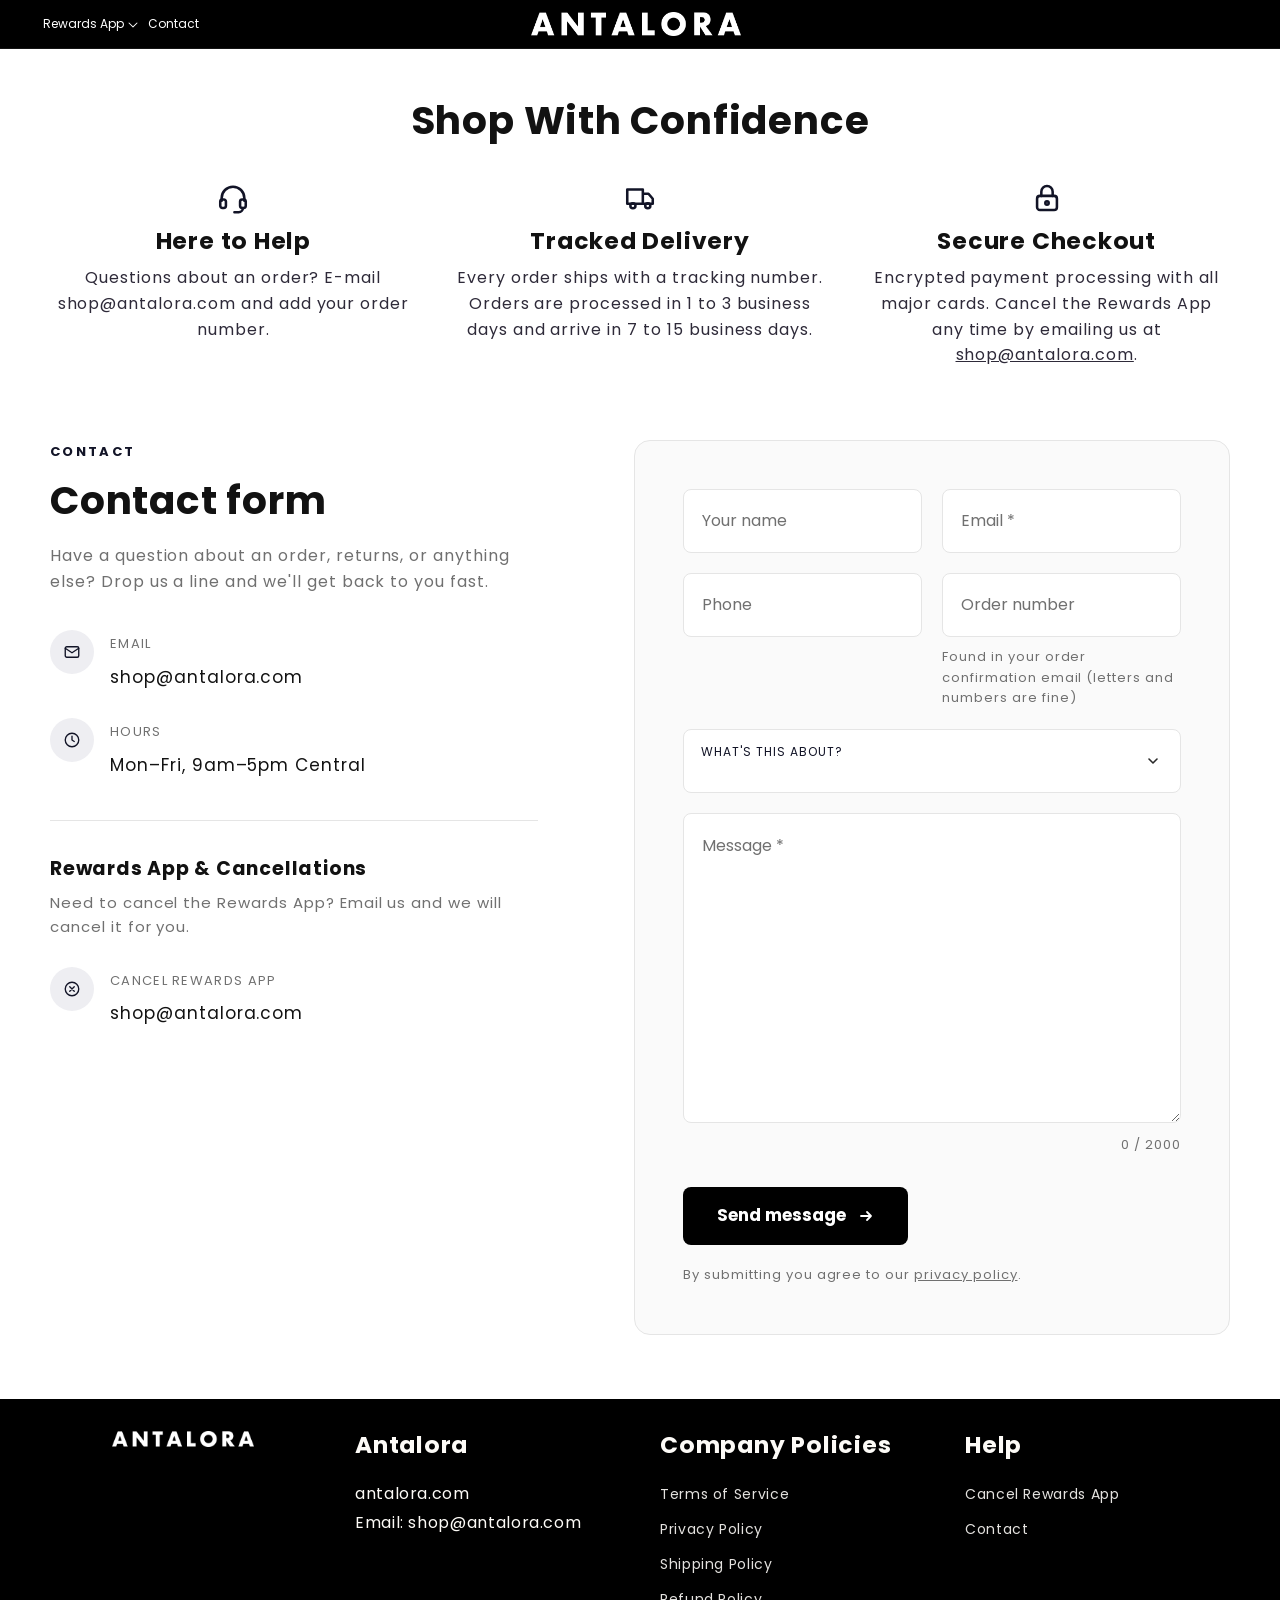
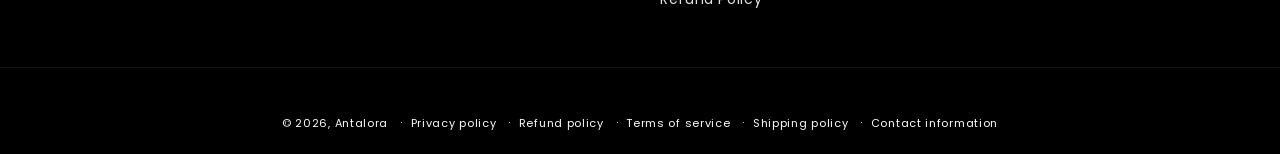
<file: index.html>
<!DOCTYPE html>
<html class="js" lang="en"><head><meta charset="utf-8"/><meta content="width=device-width, initial-scale=1" name="viewport"/><link data-precedence="default" href="/sx/contact.css" rel="stylesheet"/><title>Antalora | Contact us</title><meta content="https://antalora.com/" property="og:url"/><meta content="Antalora" property="og:site_name"/><meta content="Contact Antalora about an order, a return or anything else: send us a message or email shop@antalora.com." name="description"/><meta content="Antalora | Contact us" property="og:title"/><meta content="Contact Antalora about an order, a return or anything else: send us a message or email shop@antalora.com." property="og:description"/><meta content="website" property="og:type"/><meta content="light" name="color-scheme"/><link href="https://antalora.com/pages/contact" rel="canonical"/><link href="/os/brand/favicon.png" rel="icon" sizes="192x192" type="image/png"/><link href="/os/brand/favicon.png" rel="apple-touch-icon" sizes="192x192"/><style>@media (max-width:999px){html:not([data-rdy]) .lz{display:none!important}}</style></head><body><!--$--><div class="gradient link-btns--glow action-btns--glow" style="--header-height:97px;--screen-height:900px"><a class="skip-to-content-link button visually-hidden" href="/">
      Skip to content
    </a>
<div class="shopify-section shopify-section-group-header-group section-header" id="shopify-section-sections--19456415957045__header">
<svg class="hidden" xmlns="http://www.w3.org/2000/svg">
<symbol fill="none" id="icon-search" viewbox="0 0 18 19">
<path clip-rule="evenodd" d="M11.03 11.68A5.784 5.784 0 112.85 3.5a5.784 5.784 0 018.18 8.18zm.26 1.12a6.78 6.78 0 11.72-.7l5.4 5.4a.5.5 0 11-.71.7l-5.41-5.4z" fill="currentColor" fill-rule="evenodd"></path>
</symbol>
<symbol class="icon icon-close" fill="none" id="icon-reset" stroke="currentColor" viewbox="0 0 18 18">
<circle cx="9" cy="9" r="8.5" stroke-opacity="0.2"></circle>
<path d="M6.82972 6.82915L1.17193 1.17097" stroke-linecap="round" stroke-linejoin="round" transform="translate(5 5)"></path>
<path d="M1.22896 6.88502L6.77288 1.11523" stroke-linecap="round" stroke-linejoin="round" transform="translate(5 5)"></path>
</symbol>
<symbol class="icon icon-close" fill="none" id="icon-close" viewbox="0 0 18 17">
<path d="M.865 15.978a.5.5 0 00.707.707l7.433-7.431 7.579 7.282a.501.501 0 00.846-.37.5.5 0 00-.153-.351L9.712 8.546l7.417-7.416a.5.5 0 10-.707-.708L8.991 7.853 1.413.573a.5.5 0 10-.693.72l7.563 7.268-7.418 7.417z" fill="currentColor">
</path></symbol>
</svg>
<style>.section-header .header-wrapper,.section-header .menu-drawer,.section-header .menu-drawer__submenu,.section-header .header__submenu{--color-foreground:255,255,255;--color-background:0,0,0;--gradient-background:#000000;background:#000000;color:#fff}.section-header .header__menu-item,.section-header .header__icon,.section-header .menu-drawer__menu-item,.section-header .menu-drawer__close-button,.section-header .menu-drawer__title{color:#fff}.section-header .header__heading-logo{filter:brightness(0) invert(1)}.section-header .header__submenu{border-color:rgba(255,255,255,.18);width:max-content;min-width:20rem}.section-header .header__inline-menu .header__menu-item{white-space:nowrap}@media (min-width:1200px){.section-header .header__inline-menu .list-menu--inline{flex-wrap:nowrap}.section-header .header .header__heading-link{max-width:21rem}.section-header .header__inline-menu .header__menu-item--main{padding-left:.5rem;padding-right:.5rem;font-size:1.2rem;letter-spacing:0}.section-header .header__inline-menu details>.header__menu-item--main{padding-right:1.9rem}.section-header .header__inline-menu details>.header__menu-item--main .icon-caret{right:.5rem}}@media (min-width:1366px){.section-header .header__inline-menu .header__menu-item--main{padding-left:.7rem;padding-right:.7rem;font-size:1.3rem;letter-spacing:.02rem}.section-header .header__inline-menu details>.header__menu-item--main{padding-right:2.2rem}.section-header .header__inline-menu details>.header__menu-item--main .icon-caret{right:.6rem}}@media (min-width:1440px){.section-header .header__inline-menu .header__menu-item--main{padding-left:.75rem;padding-right:.75rem;font-size:1.35rem;letter-spacing:.03rem}.section-header .header__inline-menu details>.header__menu-item--main{padding-right:2.3rem}}</style><sticky-header class="header-wrapper color-background-1 gradient header-wrapper--border-bottom" data-sticky-type="on-scroll-up">
<header class="header header--middle-center header--mobile-center page-width header--has-menu"><header-drawer data-breakpoint="tablet" data-desktop-type="dropdown">
<details class="menu-drawer-container" id="Details-menu-drawer-container">
<summary aria-controls="menu-drawer" aria-expanded="false" aria-label="Menu" class="header__icon header__icon--menu header__icon--summary link focus-inset" role="button">
<span>
<svg aria-hidden="true" class="icon icon-hamburger" fill="none" focusable="false" viewbox="0 0 18 16" xmlns="http://www.w3.org/2000/svg">
<path d="M1 .5a.5.5 0 100 1h15.71a.5.5 0 000-1H1zM.5 8a.5.5 0 01.5-.5h15.71a.5.5 0 010 1H1A.5.5 0 01.5 8zm0 7a.5.5 0 01.5-.5h15.71a.5.5 0 010 1H1a.5.5 0 01-.5-.5z" fill="currentColor">
</path></svg>
<svg aria-hidden="true" class="icon icon-close" fill="none" focusable="false" viewbox="0 0 18 17" xmlns="http://www.w3.org/2000/svg">
<path d="M.865 15.978a.5.5 0 00.707.707l7.433-7.431 7.579 7.282a.501.501 0 00.846-.37.5.5 0 00-.153-.351L9.712 8.546l7.417-7.416a.5.5 0 10-.707-.708L8.991 7.853 1.413.573a.5.5 0 10-.693.72l7.563 7.268-7.418 7.417z" fill="currentColor">
</path></svg>
</span>
</summary>
<div class="gradient menu-drawer motion-reduce color-background-1" id="menu-drawer" tabindex="-1">
<div class="menu-drawer__inner-container">
<div class="menu-drawer__mobile-content menu-drawer__title-and-close-btn">
<h3 class="menu-drawer__title">Menu</h3>
<button class="menu-drawer__close-btn menu-drawer__close-menu-btn header__icon header__icon--menu header__icon--summary link focus-inset">
<svg aria-hidden="true" class="icon icon-close" fill="none" focusable="false" viewbox="0 0 18 17" xmlns="http://www.w3.org/2000/svg">
<path d="M.865 15.978a.5.5 0 00.707.707l7.433-7.431 7.579 7.282a.501.501 0 00.846-.37.5.5 0 00-.153-.351L9.712 8.546l7.417-7.416a.5.5 0 10-.707-.708L8.991 7.853 1.413.573a.5.5 0 10-.693.72l7.563 7.268-7.418 7.417z" fill="currentColor">
</path></svg>
</button>
</div>
<div class="menu-drawer__navigation-container">
<nav class="menu-drawer__navigation">
<ul class="menu-drawer__menu has-submenu list-menu" role="list"><li class="lz"><details id="Details-menu-drawer-menu-item-3"><summary class="menu-drawer__menu-item list-menu__item link link--text focus-inset">Rewards App<svg aria-hidden="true" class="icon icon-arrow" fill="none" focusable="false" viewbox="0 0 14 10" xmlns="http://www.w3.org/2000/svg"><path clip-rule="evenodd" d="M8.537.808a.5.5 0 01.817-.162l4 4a.5.5 0 010 .708l-4 4a.5.5 0 11-.708-.708L11.793 5.5H1a.5.5 0 010-1h10.793L8.646 1.354a.5.5 0 01-.109-.546z" fill="currentColor" fill-rule="evenodd"></path></svg><svg aria-hidden="true" class="icon icon-caret" focusable="false" viewbox="0 0 10 6"><path clip-rule="evenodd" d="M9.354.646a.5.5 0 00-.708 0L5 4.293 1.354.646a.5.5 0 00-.708.708l4 4a.5.5 0 00.708 0l4-4a.5.5 0 000-.708z" fill="currentColor" fill-rule="evenodd"></path></svg></summary><div class="menu-drawer__submenu has-submenu gradient motion-reduce" id="link-rewards-app" tabindex="-1"><div class="menu-drawer__inner-submenu"><button aria-expanded="true" class="menu-drawer__close-button link link--text focus-inset"><svg aria-hidden="true" class="icon icon-arrow" fill="none" focusable="false" viewbox="0 0 14 10" xmlns="http://www.w3.org/2000/svg"><path clip-rule="evenodd" d="M8.537.808a.5.5 0 01.817-.162l4 4a.5.5 0 010 .708l-4 4a.5.5 0 11-.708-.708L11.793 5.5H1a.5.5 0 010-1h10.793L8.646 1.354a.5.5 0 01-.109-.546z" fill="currentColor" fill-rule="evenodd"></path></svg>Rewards App</button><ul class="menu-drawer__menu list-menu" role="list" tabindex="-1"><li><a class="menu-drawer__menu-item link link--text list-menu__item focus-inset" href="mailto:shop@antalora.com?subject=Cancel%20Rewards%20App">Cancel Rewards App</a></li></ul></div></div></details></li><li><a class="menu-drawer__menu-item list-menu__item link link--text focus-inset" href="/">Contact</a></li></ul>
</nav>
<div class="menu-drawer__utility-links"><ul class="list list-social list-unstyled" role="list"></ul>
</div>
</div>
</div>
</div>
</details>
</header-drawer>
<nav class="header__inline-menu">
<ul class="list-menu list-menu--inline" role="list"><li class="lz"><header-menu><details id="Details-HeaderMenu-3"><summary class="header__menu-item header__menu-item--main list-menu__item link focus-inset"><span>Rewards App</span><svg aria-hidden="true" class="icon icon-caret" focusable="false" viewbox="0 0 10 6"><path clip-rule="evenodd" d="M9.354.646a.5.5 0 00-.708 0L5 4.293 1.354.646a.5.5 0 00-.708.708l4 4a.5.5 0 00.708 0l4-4a.5.5 0 000-.708z" fill="currentColor" fill-rule="evenodd"></path></svg></summary><ul class="header__submenu list-menu list-menu--disclosure gradient caption-large motion-reduce global-settings-popup" id="HeaderMenu-MenuList-3" role="list" tabindex="-1"><li><a class="header__menu-item list-menu__item link link--text focus-inset caption-large" href="mailto:shop@antalora.com?subject=Cancel%20Rewards%20App">Cancel Rewards App</a></li></ul></details></header-menu></li><li><a class="header__menu-item header__menu-item--main list-menu__item link link--text focus-inset" href="/"><span>Contact</span></a></li></ul>
</nav>
<a class="header__heading-link link link--text focus-inset media media--transparent ratio" href="/" style="--ratio-percent: 11.17%"><img alt="Antalora" class="header__heading-logo header__heading-logo--main" height="31" src="/os/brand/antalora-wordmark.png" width="200"/>
</a><div class="header__icons">

</div>
</header>
</sticky-header>
</div>
<main class="content-for-layout focus-none" id="MainContent" role="main" tabindex="-1"><style>
.os-confidence { padding: 36px 0 0; color: rgb(46, 42, 57); }
.os-confidence__title { margin: 0; text-align: center; }
.os-confidence__cols { display: grid; grid-template-columns: 1fr; gap: 30px; padding: 27px 0; }
.os-confidence__col { text-align: center; }
.os-confidence__icon { display: inline-flex; width: 34px; height: 34px; margin: 0 0 12px; color: #121427; }
.os-confidence__icon svg { width: 100%; height: 100%; }
.os-confidence__col h3 { margin: 0 0 10px; }
.os-confidence__col p { margin: 0; line-height: 1.6; }
.os-confidence__col a { color: inherit; text-decoration: underline; }
.os-contact { padding: 27px 0 48px; }
.os-contact__grid { display: grid; grid-template-columns: 1fr; gap: 40px; align-items: start; }
.os-contact__eyebrow { margin: 0 0 14px; font-size: 13px; font-weight: 700; letter-spacing: .18em; text-transform: uppercase; color: #121427; }
.os-contact__title { margin: 0 0 18px; }
.os-contact__intro { margin: 0 0 36px; color: #707070; font-size: 16px; line-height: 1.6; }
.os-contact__rows { list-style: none; margin: 0; padding: 0; display: grid; gap: 26px; }
.os-contact__row { display: flex; gap: 16px; align-items: flex-start; }
.os-contact__icon { flex: 0 0 44px; width: 44px; height: 44px; border-radius: 50%; background: #eeeef2; color: #121427; display: flex; align-items: center; justify-content: center; }
.os-contact__icon svg { width: 18px; height: 18px; }
.os-contact__label { display: block; margin: 2px 0 6px; font-size: 13px; letter-spacing: .1em; text-transform: uppercase; color: #707070; }
.os-contact__value { display: block; font-size: 17px; color: rgb(var(--color-foreground, 18, 18, 18)); text-decoration: none; word-break: break-word; }
a.os-contact__value:hover { text-decoration: underline; }
.os-contact__divider { border: 0; border-top: 1px solid #e5e5e5; margin: 40px 0 36px; }
.os-contact__subtitle { margin: 0 0 10px; font-size: 19px; }
.os-contact__subtext { margin: 0 0 28px; color: #707070; font-size: 15px; line-height: 1.6; }
.os-contact__card { background: #fafafa; border: 1px solid #e5e5e5; border-radius: 16px; padding: 24px; }
.os-contact__pair { display: grid; grid-template-columns: 1fr; gap: 20px; margin-bottom: 20px; }
.os-contact__input, .os-contact__select select, .os-contact__textarea { width: 100%; box-sizing: border-box; background: #ffffff; border: 1px solid #e5e5e5; border-radius: 8px; font: inherit; font-size: 16px; color: rgb(18, 18, 18); outline: none; box-shadow: none; }
.os-contact__input:focus, .os-contact__select select:focus, .os-contact__textarea:focus { border-color: #121427; }
.os-contact__input { height: 64px; padding: 0 18px; }
.os-contact__input::placeholder, .os-contact__textarea::placeholder { color: #707070; opacity: 1; }
.os-contact__help { margin: 10px 0 0; font-size: 13px; line-height: 1.6; color: #707070; }
.os-contact__select { position: relative; display: block; margin-bottom: 20px; }
.os-contact__select span { position: absolute; top: 12px; left: 18px; font-size: 12px; letter-spacing: .08em; text-transform: uppercase; color: #121427; pointer-events: none; }
.os-contact__select select { height: 64px; padding: 24px 44px 6px 18px; appearance: none; -webkit-appearance: none; cursor: pointer; }
.os-contact__select svg { position: absolute; right: 22px; top: 50%; width: 12px; height: 12px; margin-top: -6px; pointer-events: none; }
.os-contact__textarea { min-height: 310px; padding: 18px; resize: vertical; display: block; }
.os-contact__count { margin: 10px 0 0; text-align: right; font-size: 13px; color: #707070; }
.os-contact__send { margin-top: 30px; display: inline-flex; align-items: center; gap: 12px; min-height: 58px; padding: 0 34px; border: 0; border-radius: 8px; background: #000000; color: #ffffff; font: inherit; font-size: 17px; font-weight: 700; cursor: pointer; }
.os-contact__send:disabled { opacity: .6; cursor: default; }
.os-contact__send svg { width: 16px; height: 16px; }
.os-contact__privacy { margin: 18px 0 0; font-size: 13px; color: #707070; }
.os-contact__privacy a { color: inherit; text-decoration: underline; }
.os-contact__status { margin: 0 0 20px; padding: 14px 18px; border-radius: 8px; font-size: 15px; line-height: 1.6; }
.os-contact__status[hidden] { display: none; }
.os-contact__status--ok { margin: 0; background: #f2ffed; border: 1px solid #28c100; }
.os-contact__status--error { background: #fff5f5; border: 1px solid #ff0000; }
.os-contact__status a { color: inherit; text-decoration: underline; }
.os-contact .visually-hidden { position: absolute !important; width: 1px; height: 1px; overflow: hidden; clip: rect(0 0 0 0); white-space: nowrap; }
.os-contact__trap { position: absolute; left: -10000px; width: 1px; height: 1px; overflow: hidden; }
@media screen and (min-width: 750px) {
  .os-confidence { padding-top: 48px; }
  .os-confidence__cols { grid-template-columns: repeat(3, 1fr); gap: 40px; padding: 36px 0; }
  .os-contact { padding: 36px 0 64px; }
  .os-contact__card { padding: 48px; }
  .os-contact__pair { grid-template-columns: 1fr 1fr; }
}
@media screen and (min-width: 990px) {
  .os-contact__grid { grid-template-columns: 1fr 1.22fr; gap: 96px; }
  .os-contact__grid--info-only { grid-template-columns: 1fr; max-width: 640px; }
}
</style><section class="os-confidence"><div class="page-width"><h2 class="os-confidence__title h1">Shop With Confidence</h2><div class="os-confidence__cols"><div class="os-confidence__col"><span class="os-confidence__icon"><svg aria-hidden="true" fill="none" stroke="currentColor" stroke-linecap="round" stroke-linejoin="round" stroke-width="1.8" viewbox="0 0 24 24"><path d="M4 14v-2a8 8 0 0 1 16 0v2"></path><rect height="6" rx="1.5" width="4" x="3" y="13"></rect><rect height="6" rx="1.5" width="4" x="17" y="13"></rect><path d="M19 19a3 3 0 0 1-3 3h-3"></path></svg></span><h3 class="h3">Here to Help</h3><p>Questions about an order? E-mail shop@antalora.com and add your order number.</p></div><div class="os-confidence__col"><span class="os-confidence__icon"><svg aria-hidden="true" fill="none" stroke="currentColor" stroke-linecap="round" stroke-linejoin="round" stroke-width="1.8" viewbox="0 0 24 24"><path d="M3 6h11v10H3zM14 9h4l3 3.5V16h-7"></path><circle cx="7" cy="17.5" r="1.8"></circle><circle cx="17.5" cy="17.5" r="1.8"></circle></svg></span><h3 class="h3">Tracked Delivery</h3><p>Every order ships with a tracking number. Orders are processed in 1 to 3 business days and arrive in 7 to 15 business days.</p></div><div class="os-confidence__col"><span class="os-confidence__icon"><svg aria-hidden="true" fill="none" stroke="currentColor" stroke-linecap="round" stroke-linejoin="round" stroke-width="1.8" viewbox="0 0 24 24"><rect height="10" rx="2" width="14" x="5" y="10.5"></rect><path d="M8 10.5V7.5a4 4 0 0 1 8 0v3"></path><circle cx="12" cy="15.5" r="1.2"></circle></svg></span><h3 class="h3">Secure Checkout</h3><p>Encrypted payment processing with all major cards.<span class="lz"> Cancel the Rewards App any time by emailing us at <a href="mailto:shop@antalora.com?subject=Cancel%20Rewards%20App">shop@antalora.com</a>.</span></p></div></div></div></section><section class="os-contact"><div class="page-width"><div class="os-contact__grid"><div class="os-contact__info"><p class="os-contact__eyebrow">Contact</p><h2 class="os-contact__title h1">Contact form</h2><p class="os-contact__intro">Have a question about an order, returns, or anything else? Drop us a line and we'll get back to you fast.</p><ul class="os-contact__rows" role="list"><li class="os-contact__row"><span aria-hidden="true" class="os-contact__icon"><svg aria-hidden="true" fill="none" stroke="currentColor" stroke-linecap="round" stroke-linejoin="round" stroke-width="1.8" viewbox="0 0 24 24"><rect height="14" rx="2" width="18" x="3" y="5"></rect><path d="m3 7 9 6 9-6"></path></svg></span><span><span class="os-contact__label">Email</span> <a class="os-contact__value" href="mailto:shop@antalora.com">shop@antalora.com</a></span></li><li class="os-contact__row"><span aria-hidden="true" class="os-contact__icon"><svg aria-hidden="true" fill="none" stroke="currentColor" stroke-linecap="round" stroke-linejoin="round" stroke-width="1.8" viewbox="0 0 24 24"><circle cx="12" cy="12" r="9"></circle><path d="M12 7v5l3 2"></path></svg></span><span><span class="os-contact__label">Hours</span> <span class="os-contact__value">Mon–Fri, 9am–5pm Central</span></span></li></ul><hr class="os-contact__divider"/><h3 class="os-contact__subtitle lz">Rewards App &amp; Cancellations</h3><p class="os-contact__subtext lz">Need to cancel the Rewards App? Email us and we will cancel it for you.</p><ul class="os-contact__rows" role="list"><li class="os-contact__row lz"><span aria-hidden="true" class="os-contact__icon"><svg aria-hidden="true" fill="none" stroke="currentColor" stroke-linecap="round" stroke-linejoin="round" stroke-width="1.8" viewbox="0 0 24 24"><circle cx="12" cy="12" r="9"></circle><path d="m9 9 6 6M15 9l-6 6"></path></svg></span><span><span class="os-contact__label">Cancel Rewards App</span> <a class="os-contact__value" href="mailto:shop@antalora.com?subject=Cancel%20Rewards%20App">shop@antalora.com</a></span></li></ul></div><div class="os-contact__card"><form action="mailto:shop@antalora.com" class="os-contact__form" data-contact-form="" id="ContactForm" method="post"><p class="os-contact__status" data-contact-status="" hidden=""></p><div class="os-contact__pair"><div><label class="visually-hidden" for="ContactForm-name">Your name</label><input autocomplete="name" class="os-contact__input" id="ContactForm-name" name="name" placeholder="Your name" type="text"/></div><div><label class="visually-hidden" for="ContactForm-email">Email *</label><input aria-required="true" autocapitalize="off" autocomplete="email" class="os-contact__input" id="ContactForm-email" name="email" placeholder="Email *" required="" spellcheck="false" type="email"/></div></div><div class="os-contact__pair"><div><label class="visually-hidden" for="ContactForm-phone">Phone</label><input autocomplete="tel" class="os-contact__input" id="ContactForm-phone" name="phone" pattern="[0-9\-\+\(\) ]*" placeholder="Phone" type="tel"/></div><div><label class="visually-hidden" for="ContactForm-order">Order number</label><input autocomplete="off" class="os-contact__input" id="ContactForm-order" name="order" placeholder="Order number" type="text"/><p class="os-contact__help">Found in your order confirmation email (letters and numbers are fine)</p></div></div><label class="os-contact__select" for="ContactForm-topic"><span>What's this about?</span><select id="ContactForm-topic" name="topic"><option value=""></option><option value="Order status">Order status</option><option value="Returns &amp; refunds">Returns &amp; refunds</option><option class="lz" value="Rewards App &amp; cancellation">Rewards App &amp; cancellation</option><option value="Something else">Something else</option></select><svg aria-hidden="true" fill="none" stroke="currentColor" stroke-linecap="round" stroke-linejoin="round" stroke-width="1.6" viewbox="0 0 12 12"><path d="m2 4 4 4 4-4"></path></svg></label><label class="visually-hidden" for="ContactForm-message">Message *</label><textarea aria-required="true" class="os-contact__textarea" id="ContactForm-message" maxlength="2000" name="message" placeholder="Message *" required=""></textarea><p aria-live="polite" class="os-contact__count" data-contact-count="">0 / 2000</p><div aria-hidden="true" class="os-contact__trap"><label for="ContactForm-website">Leave this field empty</label><input autocomplete="off" id="ContactForm-website" name="website" tabindex="-1" type="text"/></div><button class="os-contact__send" type="submit">Send message<svg aria-hidden="true" fill="none" stroke="currentColor" stroke-linecap="round" stroke-linejoin="round" stroke-width="1.8" viewbox="0 0 16 16"><path d="M3 8h10M9 4l4 4-4 4"></path></svg></button><p class="os-contact__privacy">By submitting you agree to our <a href="/policies/privacy-policy">privacy policy</a>.</p></form></div></div></div></section></main>
<div class="shopify-section shopify-section-group-footer-group" id="shopify-section-sections--19456415924277__footer">
<footer class="footer antalora-store-footer">
<style>
.antalora-store-footer {
  --color-foreground: 253, 251, 247;
  --color-background: 0, 0, 0;
  --grid-desktop-horizontal-spacing: 40px;
  --grid-mobile-horizontal-spacing: 20px;
  --font-heading-scale: 1.3;
  margin: 0;
  padding: 0 0 20px;
  background: #000000;
  color: #fdfbf7;
  font-family: Poppins, sans-serif;
  font-size: 16px;
  font-style: normal;
  font-weight: 400;
  line-height: 1.8;
  letter-spacing: .04em;
}
.antalora-store-footer .store-footer-main { padding-top: 32px; border-bottom: 1px solid rgba(253,251,247,.08); }
.antalora-store-footer .page-width { max-width: 1400px; margin: 0 auto; padding-left: 50px; padding-right: 50px; }
.antalora-store-footer .footer-block__heading { color: #fdfbf7; font-family: Poppins, sans-serif; font-weight: 700; }
.antalora-store-footer .rte a,
.antalora-store-footer .rte a:visited,
.antalora-store-footer .rte a:hover { color: #fdfbf7; }
.antalora-store-footer .footer-block__image-wrapper { max-width: min(100%, 142px); border: 0; border-radius: 0; }
.antalora-store-footer .footer-block__image-wrapper img { width: 100%; height: auto; border-radius: 0; filter: brightness(0) invert(1); }
.antalora-store-footer .footer__content-bottom { border-top: 0; }
@media screen and (max-width: 749px) {
  .antalora-store-footer { padding-bottom: 15px; font-size: 15px; }
  .antalora-store-footer .store-footer-main { padding-top: 24px; }
  .antalora-store-footer .page-width { padding-left: 15px; padding-right: 15px; }
}
</style>
<div class="store-footer-main">
<div class="footer__content-top page-width"><div class="footer__blocks-wrapper grid">
<div class="footer-block grid__item footer-block--desktop-3 footer-block--mobile-2">
<div class="footer-block__details-content footer-block-image center"><div class="footer-block__image-wrapper global-media-settings">
<img alt="Antalora" height="176" loading="lazy" src="/os/brand/antalora-wordmark.png" width="1576"/>
</div></div>
</div>
<div class="footer-block grid__item footer-block--desktop-3 footer-block--mobile-2">
<h2 class="footer-block__heading">Antalora</h2>
<div class="footer-block__details-content rte"><p><a href="https://antalora.com">antalora.com</a><br/>Email: shop@antalora.com</p></div>
</div>
<div class="footer-block grid__item footer-block--menu footer-block--desktop-3 footer-block--mobile-2">
<h2 class="footer-block__heading">Company Policies</h2>
<ul class="footer-block__details-content list-unstyled">
<li><a class="link link--text list-menu__item list-menu__item--link" href="/policies/terms-of-service">Terms of Service</a></li>
<li><a class="link link--text list-menu__item list-menu__item--link" href="/policies/privacy-policy">Privacy Policy</a></li>
<li><a class="link link--text list-menu__item list-menu__item--link" href="/policies/shipping-policy">Shipping Policy</a></li>
<li><a class="link link--text list-menu__item list-menu__item--link" href="/policies/refund-policy">Refund Policy</a></li>

</ul>
</div>
<div class="footer-block grid__item footer-block--menu footer-block--desktop-3 footer-block--mobile-2">
<h2 class="footer-block__heading">Help</h2>
<ul class="footer-block__details-content list-unstyled">
<li class="lz"><a class="link link--text list-menu__item list-menu__item--link" href="mailto:shop@antalora.com?subject=Cancel%20Rewards%20App">Cancel Rewards App</a></li>

<li><a class="link link--text list-menu__item list-menu__item--link" href="/">Contact</a></li>

</ul>
</div>
</div></div>
</div>
<div class="footer__content-bottom">
<div class="footer__content-bottom-wrapper page-width"><div class="footer__column footer__localization isolate"></div><div class="footer__column footer__column--info"></div></div>
<div class="footer__content-bottom-wrapper page-width"><div class="footer__copyright caption">
<small class="copyright__content">© 2026, <a href="/">Antalora</a></small>
<ul class="policies list-unstyled">
<li><small class="copyright__content"><a href="/policies/privacy-policy">Privacy policy</a></small></li>
<li><small class="copyright__content"><a href="/policies/refund-policy">Refund policy</a></small></li>
<li><small class="copyright__content"><a href="/policies/terms-of-service">Terms of service</a></small></li>
<li><small class="copyright__content"><a href="/policies/shipping-policy">Shipping policy</a></small></li>
<li><small class="copyright__content"><a href="/policies/contact-information">Contact information</a></small></li>
</ul>
</div></div>
</div>
</footer>
</div>
<ul hidden="">
<li id="a11y-refresh-page-message">Choosing a selection results in a full page refresh.</li>
<li id="a11y-new-window-message">Opens in a new window.</li>
</ul>
<div class="shopify-block shopify-app-block" id="shopify-block-ANGtrVkhGc2dNU1FHT__1143683040400472741">
</div><div class="shopify-block shopify-app-block" id="shopify-block-AbmR4ZVhWZXJvS2NJQ__2786716548061469553">
</div><div class="shopify-block shopify-app-block" id="shopify-block-Aa3VDWldqR2hLcjJYa__17931597366502870179">
</div>
<style>main .rte a,main .rte span{overflow-wrap:anywhere}@media (min-width:750px) and (max-width:989px){.card__heading,.card__heading a{font-size:1.25rem;letter-spacing:0;word-break:normal;overflow-wrap:normal}.icon-with-text .h4{font-size:1.15rem;letter-spacing:0;word-break:normal;overflow-wrap:normal}}@media (min-width:990px) and (max-width:1199px){.header__inline-menu .header__menu-item{padding-left:.7rem;padding-right:.7rem;font-size:1.25rem;letter-spacing:.02em;white-space:nowrap}}</style></div><!--/$--><script>
(function(){
  var f=document.getElementById('ContactForm'); if(!f) return;
  var msg=f.querySelector('textarea[name=message]'), cnt=f.querySelector('[data-contact-count]');
  if(msg&&cnt){var up=function(){cnt.textContent=msg.value.length+' / 2000';}; msg.addEventListener('input',up); up();}
  f.addEventListener('submit',function(e){
    e.preventDefault();
    var v=function(n){var el=f.querySelector('[name='+n+']'); return el?(el.value||'').trim():'';};
    if(!v('email')||!v('message')){ if(f.reportValidity) f.reportValidity(); return; }
    var topic=v('topic'), subj='Antalora'+(topic?' - '+topic:'')+(v('order')?' - order '+v('order'):'');
    var body='Name: '+v('name')+'\nEmail: '+v('email')+'\nPhone: '+v('phone')+'\nOrder number: '+v('order')+'\n\n'+v('message');
    window.location.href='mailto:shop@antalora.com?subject='+encodeURIComponent(subj)+'&body='+encodeURIComponent(body);
    var st=f.querySelector('[data-contact-status]');
    if(!st){st=document.createElement('p'); st.setAttribute('data-contact-status',''); st.className='os-contact__status os-contact__status--ok'; st.style.marginTop='12px'; var b=f.querySelector('button[type=submit]'); (b&&b.parentNode?b.parentNode:f).insertBefore(st,b?b.nextSibling:null);}
    if(st){st.hidden=false; st.textContent='Your email app is opening with your message. If it does not open, email us at shop@antalora.com.';}
  });
})();
</script></body></html>
</file>
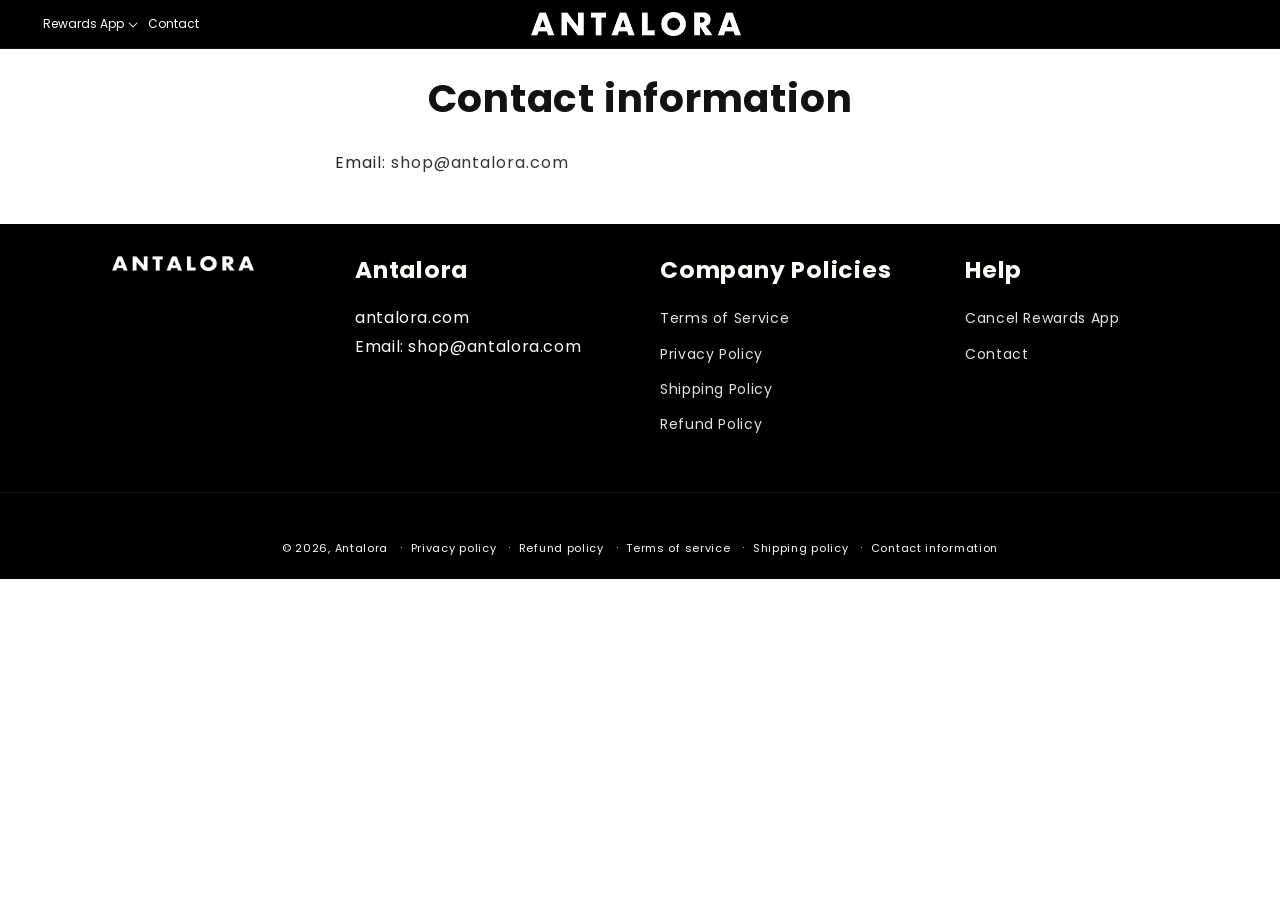
<file: policies/contact-information/index.html>
<!DOCTYPE html>
<html class="js" lang="en"><head><meta charset="utf-8"/><meta content="width=device-width, initial-scale=1" name="viewport"/><link data-precedence="default" href="/sx/pol_contact.css" rel="stylesheet"/><title>Contact information – Antalora</title><meta content="noindex,follow" name="robots"/><meta content="https://antalora.com/policies/contact-information" property="og:url"/><meta content="Antalora" property="og:site_name"/><meta content="Antalora contact information." name="description"/><meta content="Contact information – Antalora" property="og:title"/><meta content="Antalora contact information." property="og:description"/><meta content="website" property="og:type"/><meta content="light" name="color-scheme"/><link href="https://antalora.com/policies/contact-information" rel="canonical"/><link href="/os/brand/favicon.png" rel="icon" sizes="192x192" type="image/png"/><link href="/os/brand/favicon.png" rel="apple-touch-icon" sizes="192x192"/><style>@media (max-width:999px){html:not([data-rdy]) .lz{display:none!important}}</style></head><body><!--$--><div class="gradient link-btns--glow action-btns--glow" style="--header-height:117px"><a class="skip-to-content-link button visually-hidden" href="/">
      Skip to content
    </a>
<div class="shopify-section shopify-section-group-header-group section-header" id="shopify-section-sections--19456415957045__header">
<svg class="hidden" xmlns="http://www.w3.org/2000/svg">
<symbol fill="none" id="icon-search" viewbox="0 0 18 19">
<path clip-rule="evenodd" d="M11.03 11.68A5.784 5.784 0 112.85 3.5a5.784 5.784 0 018.18 8.18zm.26 1.12a6.78 6.78 0 11.72-.7l5.4 5.4a.5.5 0 11-.71.7l-5.41-5.4z" fill="currentColor" fill-rule="evenodd"></path>
</symbol>
<symbol class="icon icon-close" fill="none" id="icon-reset" stroke="currentColor" viewbox="0 0 18 18">
<circle cx="9" cy="9" r="8.5" stroke-opacity="0.2"></circle>
<path d="M6.82972 6.82915L1.17193 1.17097" stroke-linecap="round" stroke-linejoin="round" transform="translate(5 5)"></path>
<path d="M1.22896 6.88502L6.77288 1.11523" stroke-linecap="round" stroke-linejoin="round" transform="translate(5 5)"></path>
</symbol>
<symbol class="icon icon-close" fill="none" id="icon-close" viewbox="0 0 18 17">
<path d="M.865 15.978a.5.5 0 00.707.707l7.433-7.431 7.579 7.282a.501.501 0 00.846-.37.5.5 0 00-.153-.351L9.712 8.546l7.417-7.416a.5.5 0 10-.707-.708L8.991 7.853 1.413.573a.5.5 0 10-.693.72l7.563 7.268-7.418 7.417z" fill="currentColor">
</path></symbol>
</svg>
<style>.section-header .header-wrapper,.section-header .menu-drawer,.section-header .menu-drawer__submenu,.section-header .header__submenu{--color-foreground:255,255,255;--color-background:0,0,0;--gradient-background:#000000;background:#000000;color:#fff}.section-header .header__menu-item,.section-header .header__icon,.section-header .menu-drawer__menu-item,.section-header .menu-drawer__close-button,.section-header .menu-drawer__title{color:#fff}.section-header .header__heading-logo{filter:brightness(0) invert(1)}.section-header .header__submenu{border-color:rgba(255,255,255,.18);width:max-content;min-width:20rem}.section-header .header__inline-menu .header__menu-item{white-space:nowrap}@media (min-width:1200px){.section-header .header__inline-menu .list-menu--inline{flex-wrap:nowrap}.section-header .header .header__heading-link{max-width:21rem}.section-header .header__inline-menu .header__menu-item--main{padding-left:.5rem;padding-right:.5rem;font-size:1.2rem;letter-spacing:0}.section-header .header__inline-menu details>.header__menu-item--main{padding-right:1.9rem}.section-header .header__inline-menu details>.header__menu-item--main .icon-caret{right:.5rem}}@media (min-width:1366px){.section-header .header__inline-menu .header__menu-item--main{padding-left:.7rem;padding-right:.7rem;font-size:1.3rem;letter-spacing:.02rem}.section-header .header__inline-menu details>.header__menu-item--main{padding-right:2.2rem}.section-header .header__inline-menu details>.header__menu-item--main .icon-caret{right:.6rem}}@media (min-width:1440px){.section-header .header__inline-menu .header__menu-item--main{padding-left:.75rem;padding-right:.75rem;font-size:1.35rem;letter-spacing:.03rem}.section-header .header__inline-menu details>.header__menu-item--main{padding-right:2.3rem}}</style><sticky-header class="header-wrapper color-background-1 gradient header-wrapper--border-bottom" data-sticky-type="on-scroll-up">
<header class="header header--middle-center header--mobile-center page-width header--has-menu"><header-drawer data-breakpoint="tablet" data-desktop-type="dropdown">
<details class="menu-drawer-container" id="Details-menu-drawer-container">
<summary aria-controls="menu-drawer" aria-expanded="false" aria-label="Menu" class="header__icon header__icon--menu header__icon--summary link focus-inset" role="button">
<span>
<svg aria-hidden="true" class="icon icon-hamburger" fill="none" focusable="false" viewbox="0 0 18 16" xmlns="http://www.w3.org/2000/svg">
<path d="M1 .5a.5.5 0 100 1h15.71a.5.5 0 000-1H1zM.5 8a.5.5 0 01.5-.5h15.71a.5.5 0 010 1H1A.5.5 0 01.5 8zm0 7a.5.5 0 01.5-.5h15.71a.5.5 0 010 1H1a.5.5 0 01-.5-.5z" fill="currentColor">
</path></svg>
<svg aria-hidden="true" class="icon icon-close" fill="none" focusable="false" viewbox="0 0 18 17" xmlns="http://www.w3.org/2000/svg">
<path d="M.865 15.978a.5.5 0 00.707.707l7.433-7.431 7.579 7.282a.501.501 0 00.846-.37.5.5 0 00-.153-.351L9.712 8.546l7.417-7.416a.5.5 0 10-.707-.708L8.991 7.853 1.413.573a.5.5 0 10-.693.72l7.563 7.268-7.418 7.417z" fill="currentColor">
</path></svg>
</span>
</summary>
<div class="gradient menu-drawer motion-reduce color-background-1" id="menu-drawer" tabindex="-1">
<div class="menu-drawer__inner-container">
<div class="menu-drawer__mobile-content menu-drawer__title-and-close-btn">
<h3 class="menu-drawer__title">Menu</h3>
<button class="menu-drawer__close-btn menu-drawer__close-menu-btn header__icon header__icon--menu header__icon--summary link focus-inset">
<svg aria-hidden="true" class="icon icon-close" fill="none" focusable="false" viewbox="0 0 18 17" xmlns="http://www.w3.org/2000/svg">
<path d="M.865 15.978a.5.5 0 00.707.707l7.433-7.431 7.579 7.282a.501.501 0 00.846-.37.5.5 0 00-.153-.351L9.712 8.546l7.417-7.416a.5.5 0 10-.707-.708L8.991 7.853 1.413.573a.5.5 0 10-.693.72l7.563 7.268-7.418 7.417z" fill="currentColor">
</path></svg>
</button>
</div>
<div class="menu-drawer__navigation-container">
<nav class="menu-drawer__navigation">
<ul class="menu-drawer__menu has-submenu list-menu" role="list"><li class="lz"><details id="Details-menu-drawer-menu-item-3"><summary class="menu-drawer__menu-item list-menu__item link link--text focus-inset">Rewards App<svg aria-hidden="true" class="icon icon-arrow" fill="none" focusable="false" viewbox="0 0 14 10" xmlns="http://www.w3.org/2000/svg"><path clip-rule="evenodd" d="M8.537.808a.5.5 0 01.817-.162l4 4a.5.5 0 010 .708l-4 4a.5.5 0 11-.708-.708L11.793 5.5H1a.5.5 0 010-1h10.793L8.646 1.354a.5.5 0 01-.109-.546z" fill="currentColor" fill-rule="evenodd"></path></svg><svg aria-hidden="true" class="icon icon-caret" focusable="false" viewbox="0 0 10 6"><path clip-rule="evenodd" d="M9.354.646a.5.5 0 00-.708 0L5 4.293 1.354.646a.5.5 0 00-.708.708l4 4a.5.5 0 00.708 0l4-4a.5.5 0 000-.708z" fill="currentColor" fill-rule="evenodd"></path></svg></summary><div class="menu-drawer__submenu has-submenu gradient motion-reduce" id="link-rewards-app" tabindex="-1"><div class="menu-drawer__inner-submenu"><button aria-expanded="true" class="menu-drawer__close-button link link--text focus-inset"><svg aria-hidden="true" class="icon icon-arrow" fill="none" focusable="false" viewbox="0 0 14 10" xmlns="http://www.w3.org/2000/svg"><path clip-rule="evenodd" d="M8.537.808a.5.5 0 01.817-.162l4 4a.5.5 0 010 .708l-4 4a.5.5 0 11-.708-.708L11.793 5.5H1a.5.5 0 010-1h10.793L8.646 1.354a.5.5 0 01-.109-.546z" fill="currentColor" fill-rule="evenodd"></path></svg>Rewards App</button><ul class="menu-drawer__menu list-menu" role="list" tabindex="-1"><li><a class="menu-drawer__menu-item link link--text list-menu__item focus-inset" href="mailto:shop@antalora.com?subject=Cancel%20Rewards%20App">Cancel Rewards App</a></li></ul></div></div></details></li><li><a class="menu-drawer__menu-item list-menu__item link link--text focus-inset" href="/">Contact</a></li></ul>
</nav>
<div class="menu-drawer__utility-links"><ul class="list list-social list-unstyled" role="list"></ul>
</div>
</div>
</div>
</div>
</details>
</header-drawer>
<nav class="header__inline-menu">
<ul class="list-menu list-menu--inline" role="list"><li class="lz"><header-menu><details id="Details-HeaderMenu-3"><summary class="header__menu-item header__menu-item--main list-menu__item link focus-inset"><span>Rewards App</span><svg aria-hidden="true" class="icon icon-caret" focusable="false" viewbox="0 0 10 6"><path clip-rule="evenodd" d="M9.354.646a.5.5 0 00-.708 0L5 4.293 1.354.646a.5.5 0 00-.708.708l4 4a.5.5 0 00.708 0l4-4a.5.5 0 000-.708z" fill="currentColor" fill-rule="evenodd"></path></svg></summary><ul class="header__submenu list-menu list-menu--disclosure gradient caption-large motion-reduce global-settings-popup" id="HeaderMenu-MenuList-3" role="list" tabindex="-1"><li><a class="header__menu-item list-menu__item link link--text focus-inset caption-large" href="mailto:shop@antalora.com?subject=Cancel%20Rewards%20App">Cancel Rewards App</a></li></ul></details></header-menu></li><li><a class="header__menu-item header__menu-item--main list-menu__item link link--text focus-inset" href="/"><span>Contact</span></a></li></ul>
</nav>
<a class="header__heading-link link link--text focus-inset media media--transparent ratio" href="/" style="--ratio-percent: 11.17%"><img alt="Antalora" class="header__heading-logo header__heading-logo--main" height="31" src="/os/brand/antalora-wordmark.png" width="200"/>
</a><div class="header__icons">

</div>
</header>
</sticky-header>
</div>
<main class="content-for-layout focus-none" id="MainContent" role="main" tabindex="-1">
<div class="shopify-policy__container">
<div class="shopify-policy__title">
<h1>Contact information</h1>
</div>
<div class="shopify-policy__body">
<div class="rte">
<p>Email: <a href="mailto:shop@antalora.com">shop@antalora.com</a></p><h3 data-os-business-heading="" hidden=""><span style="font-weight:400;"><strong>Business Info</strong></span></h3>
<div data-os-business=""></div>
</div>
</div>
</div>
</main>
<div class="shopify-section shopify-section-group-footer-group" id="shopify-section-sections--19456415924277__footer">
<footer class="footer antalora-store-footer">
<style>
.antalora-store-footer {
  --color-foreground: 253, 251, 247;
  --color-background: 0, 0, 0;
  --grid-desktop-horizontal-spacing: 40px;
  --grid-mobile-horizontal-spacing: 20px;
  --font-heading-scale: 1.3;
  margin: 0;
  padding: 0 0 20px;
  background: #000000;
  color: #fdfbf7;
  font-family: Poppins, sans-serif;
  font-size: 16px;
  font-style: normal;
  font-weight: 400;
  line-height: 1.8;
  letter-spacing: .04em;
}
.antalora-store-footer .store-footer-main { padding-top: 32px; border-bottom: 1px solid rgba(253,251,247,.08); }
.antalora-store-footer .page-width { max-width: 1400px; margin: 0 auto; padding-left: 50px; padding-right: 50px; }
.antalora-store-footer .footer-block__heading { color: #fdfbf7; font-family: Poppins, sans-serif; font-weight: 700; }
.antalora-store-footer .rte a,
.antalora-store-footer .rte a:visited,
.antalora-store-footer .rte a:hover { color: #fdfbf7; }
.antalora-store-footer .footer-block__image-wrapper { max-width: min(100%, 142px); border: 0; border-radius: 0; }
.antalora-store-footer .footer-block__image-wrapper img { width: 100%; height: auto; border-radius: 0; filter: brightness(0) invert(1); }
.antalora-store-footer .footer__content-bottom { border-top: 0; }
@media screen and (max-width: 749px) {
  .antalora-store-footer { padding-bottom: 15px; font-size: 15px; }
  .antalora-store-footer .store-footer-main { padding-top: 24px; }
  .antalora-store-footer .page-width { padding-left: 15px; padding-right: 15px; }
}
</style>
<div class="store-footer-main">
<div class="footer__content-top page-width"><div class="footer__blocks-wrapper grid">
<div class="footer-block grid__item footer-block--desktop-3 footer-block--mobile-2">
<div class="footer-block__details-content footer-block-image center"><div class="footer-block__image-wrapper global-media-settings">
<img alt="Antalora" height="176" loading="lazy" src="/os/brand/antalora-wordmark.png" width="1576"/>
</div></div>
</div>
<div class="footer-block grid__item footer-block--desktop-3 footer-block--mobile-2">
<h2 class="footer-block__heading">Antalora</h2>
<div class="footer-block__details-content rte"><p><a href="https://antalora.com">antalora.com</a><br/>Email: shop@antalora.com</p></div>
</div>
<div class="footer-block grid__item footer-block--menu footer-block--desktop-3 footer-block--mobile-2">
<h2 class="footer-block__heading">Company Policies</h2>
<ul class="footer-block__details-content list-unstyled">
<li><a class="link link--text list-menu__item list-menu__item--link" href="/policies/terms-of-service">Terms of Service</a></li>
<li><a class="link link--text list-menu__item list-menu__item--link" href="/policies/privacy-policy">Privacy Policy</a></li>
<li><a class="link link--text list-menu__item list-menu__item--link" href="/policies/shipping-policy">Shipping Policy</a></li>
<li><a class="link link--text list-menu__item list-menu__item--link" href="/policies/refund-policy">Refund Policy</a></li>

</ul>
</div>
<div class="footer-block grid__item footer-block--menu footer-block--desktop-3 footer-block--mobile-2">
<h2 class="footer-block__heading">Help</h2>
<ul class="footer-block__details-content list-unstyled">
<li class="lz"><a class="link link--text list-menu__item list-menu__item--link" href="mailto:shop@antalora.com?subject=Cancel%20Rewards%20App">Cancel Rewards App</a></li>

<li><a class="link link--text list-menu__item list-menu__item--link" href="/">Contact</a></li>

</ul>
</div>
</div></div>
</div>
<div class="footer__content-bottom">
<div class="footer__content-bottom-wrapper page-width"><div class="footer__column footer__localization isolate"></div><div class="footer__column footer__column--info"></div></div>
<div class="footer__content-bottom-wrapper page-width"><div class="footer__copyright caption">
<small class="copyright__content">© 2026, <a href="/">Antalora</a></small>
<ul class="policies list-unstyled">
<li><small class="copyright__content"><a href="/policies/privacy-policy">Privacy policy</a></small></li>
<li><small class="copyright__content"><a href="/policies/refund-policy">Refund policy</a></small></li>
<li><small class="copyright__content"><a href="/policies/terms-of-service">Terms of service</a></small></li>
<li><small class="copyright__content"><a href="/policies/shipping-policy">Shipping policy</a></small></li>
<li><small class="copyright__content"><a href="/policies/contact-information">Contact information</a></small></li>
</ul>
</div></div>
</div>
</footer>
</div>
<ul hidden="">
<li id="a11y-refresh-page-message">Choosing a selection results in a full page refresh.</li>
<li id="a11y-new-window-message">Opens in a new window.</li>
</ul>
<div class="shopify-block shopify-app-block" id="shopify-block-Aa3VDWldqR2hLcjJYa__17931597366502870179">
</div><div class="shopify-block shopify-app-block" id="shopify-block-AbmR4ZVhWZXJvS2NJQ__2786716548061469553">
</div><div class="shopify-block shopify-app-block" id="shopify-block-ANGtrVkhGc2dNU1FHT__1143683040400472741">
</div>
<style>main .rte a,main .rte span{overflow-wrap:anywhere}@media (min-width:750px) and (max-width:989px){.card__heading,.card__heading a{font-size:1.25rem;letter-spacing:0;word-break:normal;overflow-wrap:normal}.icon-with-text .h4{font-size:1.15rem;letter-spacing:0;word-break:normal;overflow-wrap:normal}}@media (min-width:990px) and (max-width:1199px){.header__inline-menu .header__menu-item{padding-left:.7rem;padding-right:.7rem;font-size:1.25rem;letter-spacing:.02em;white-space:nowrap}}</style></div><!--/$--></body></html>
</file>
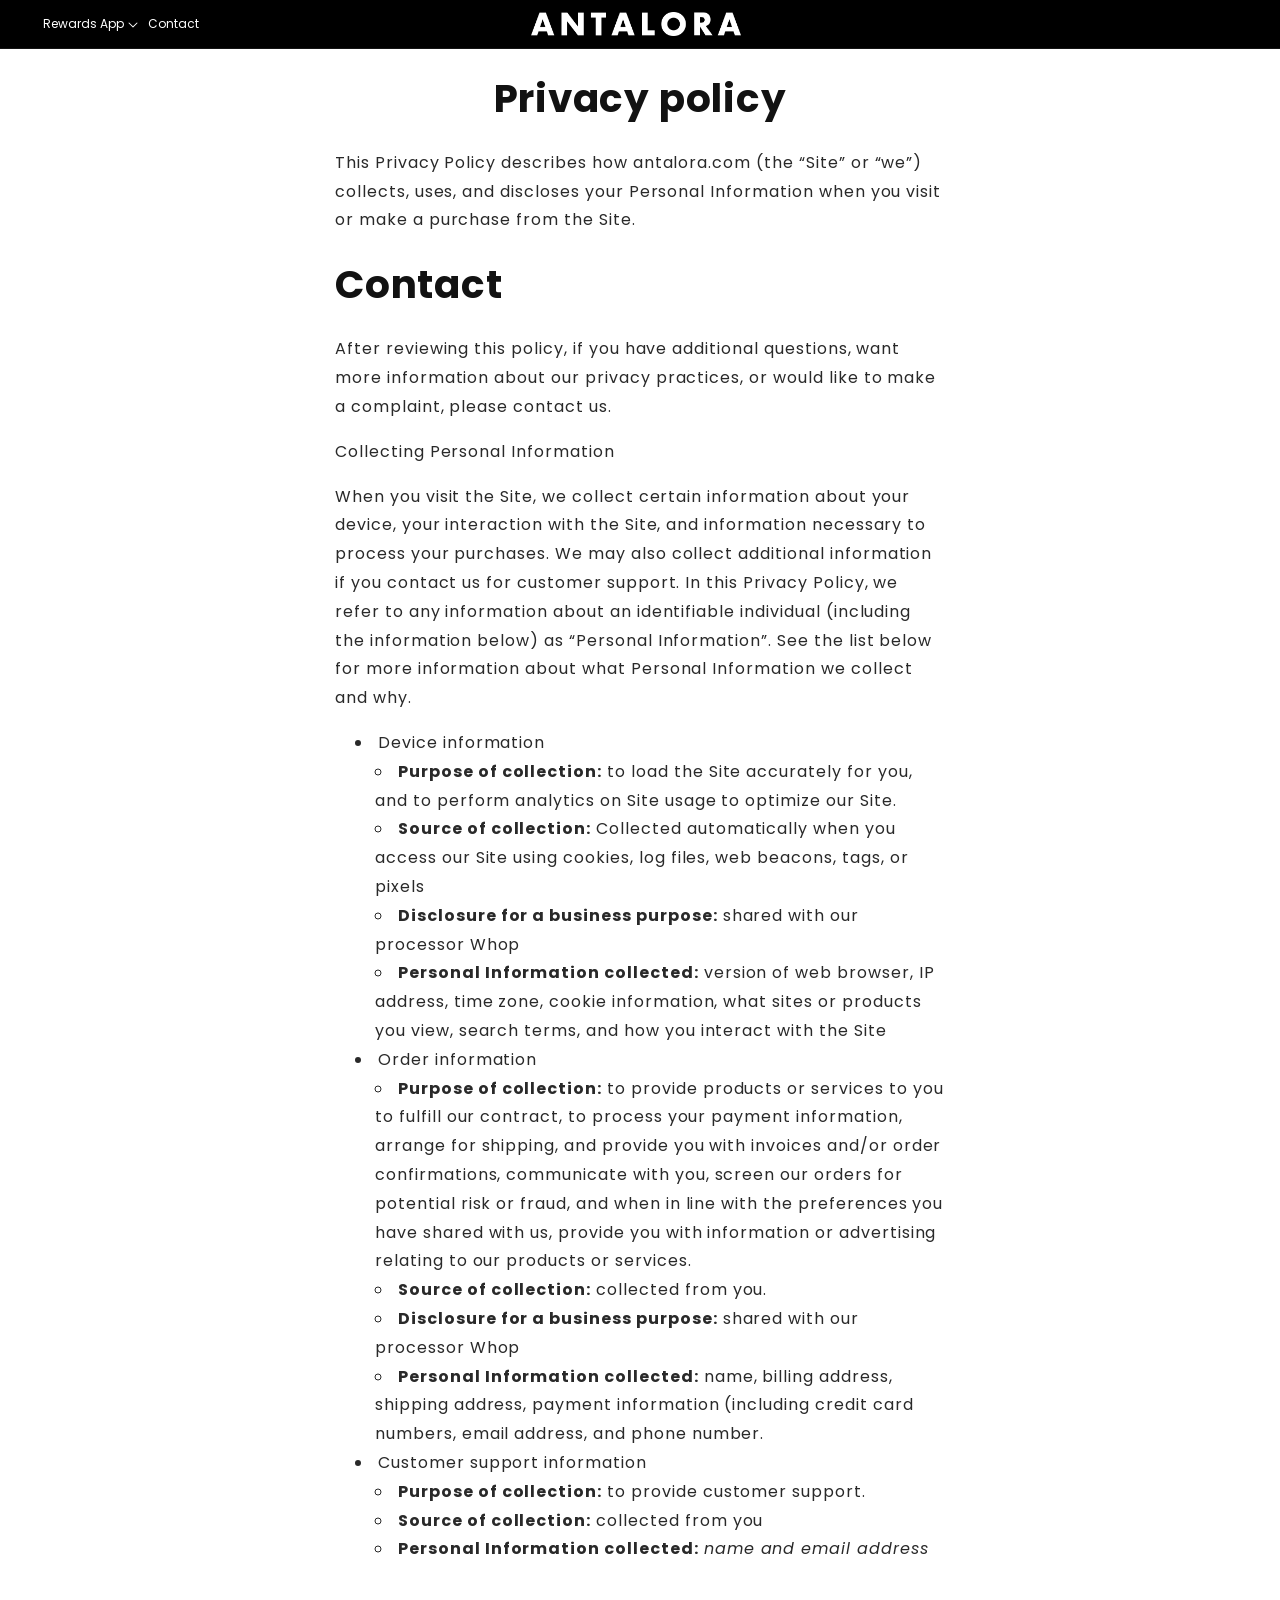
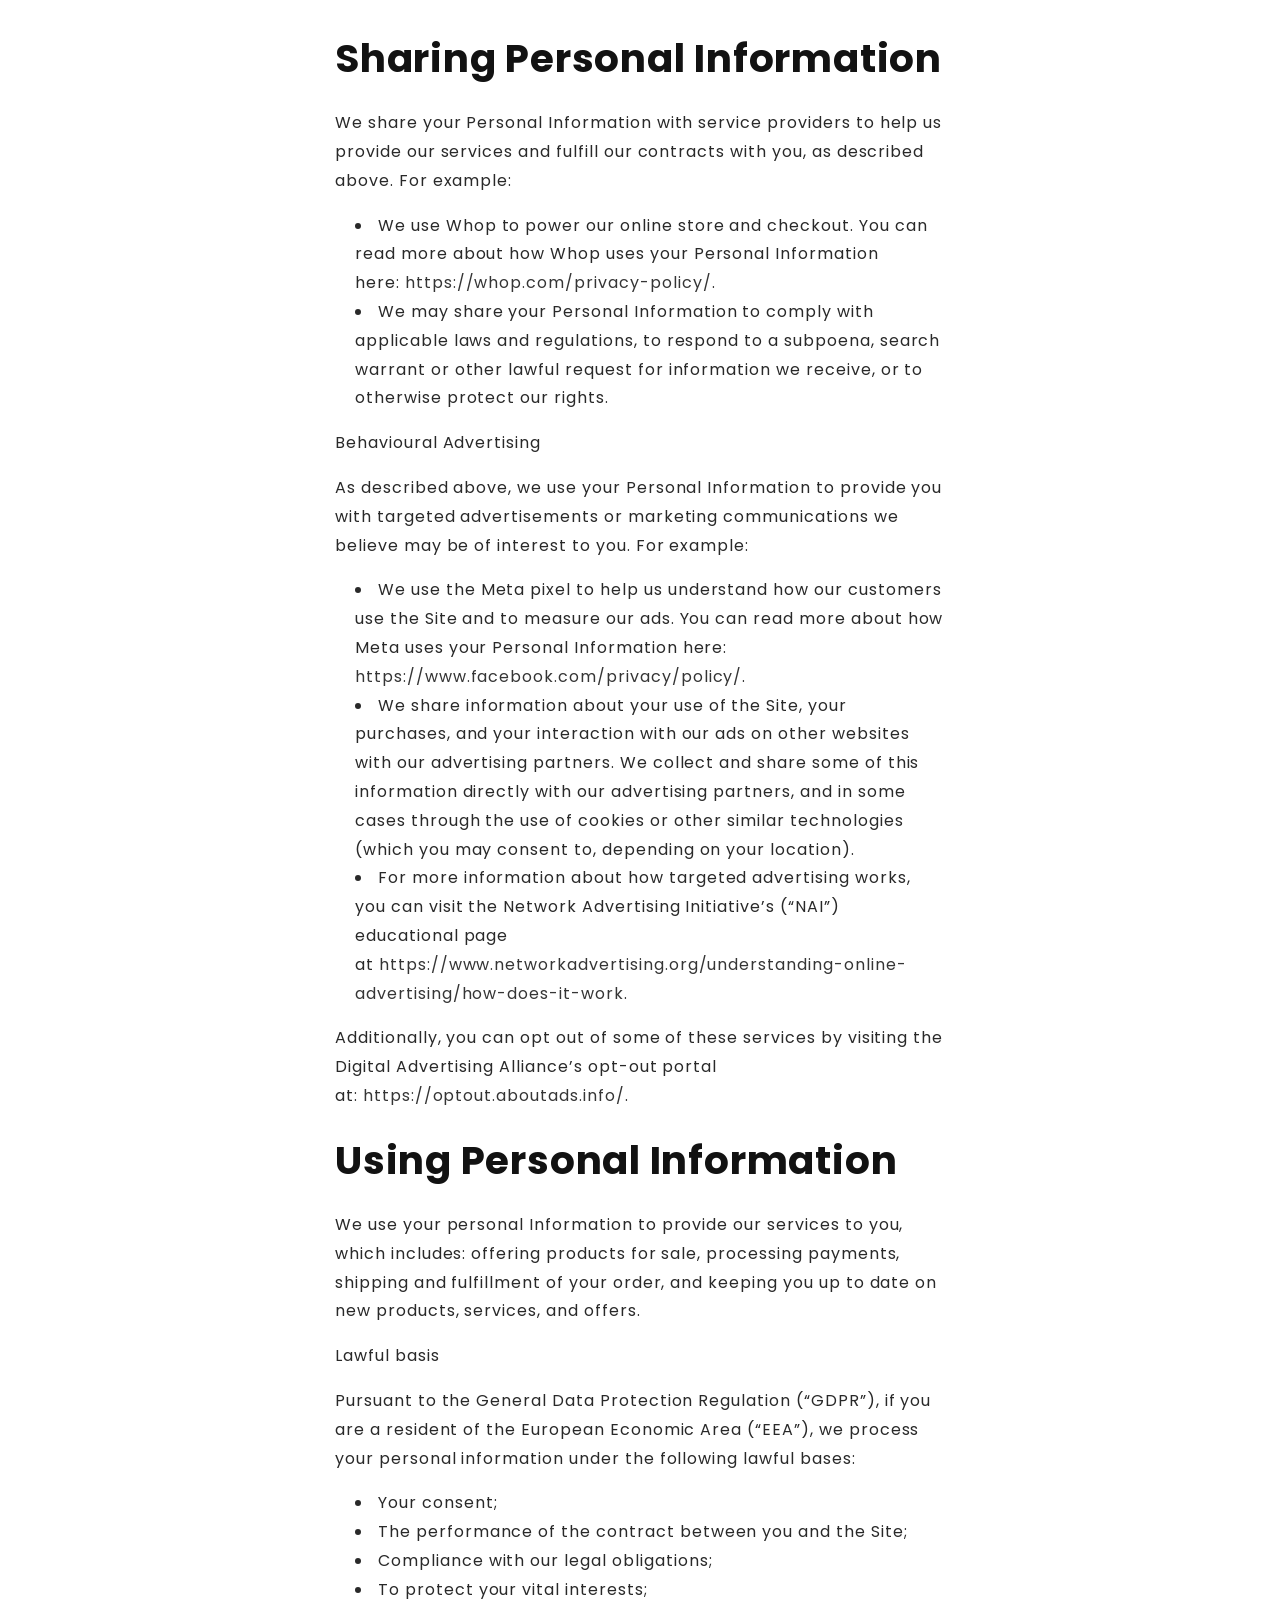
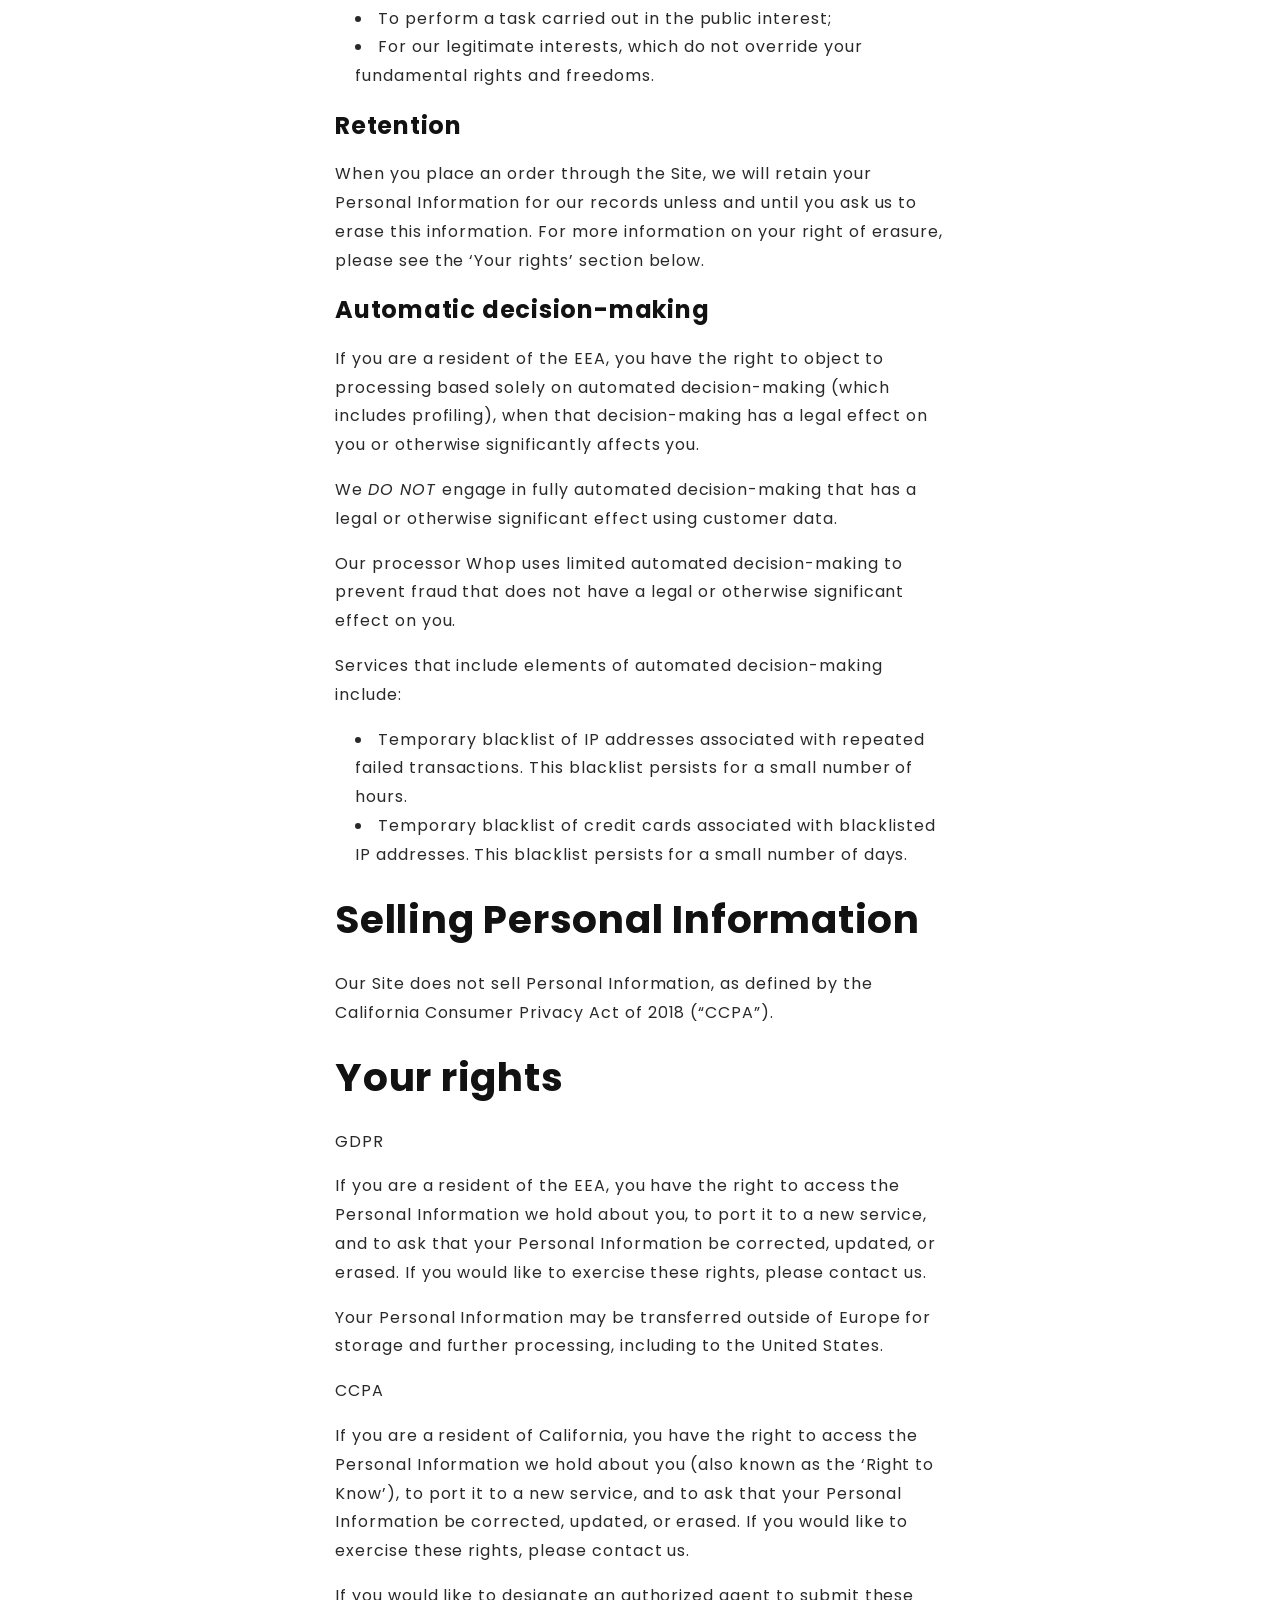
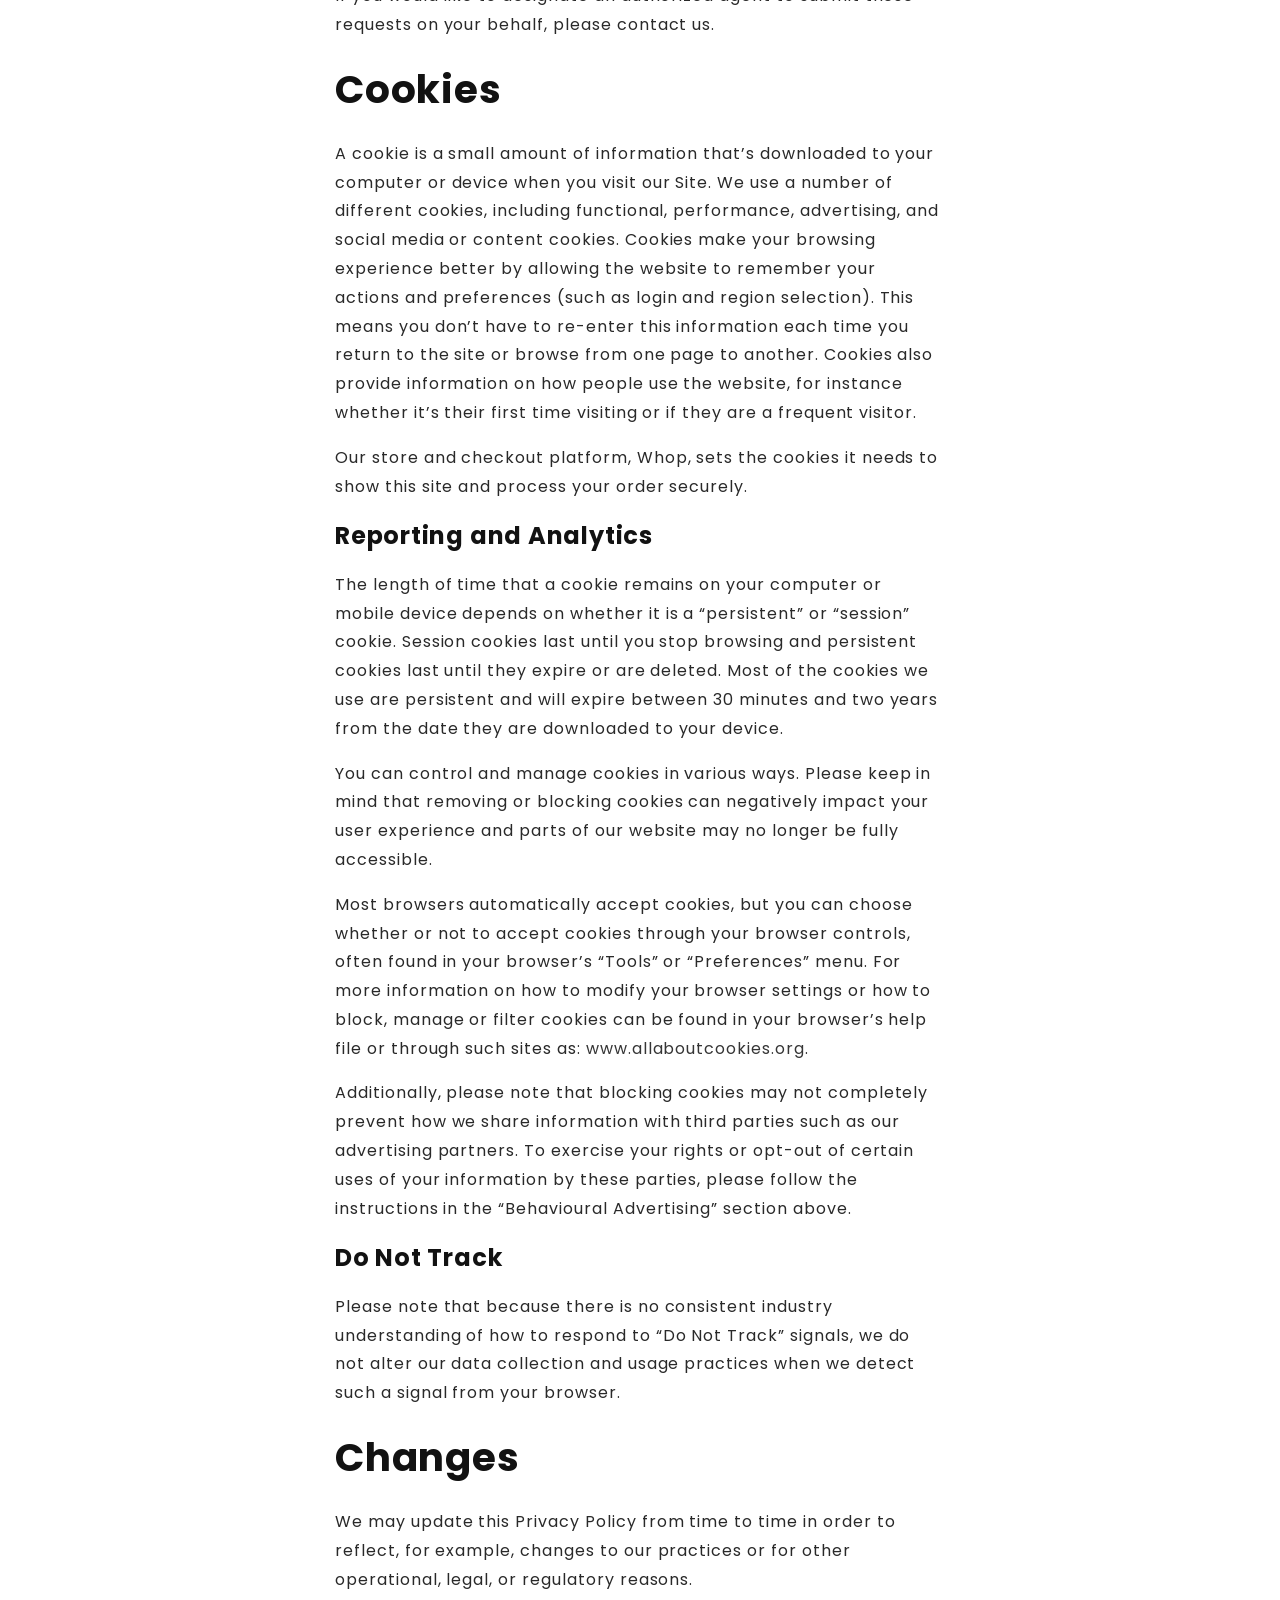
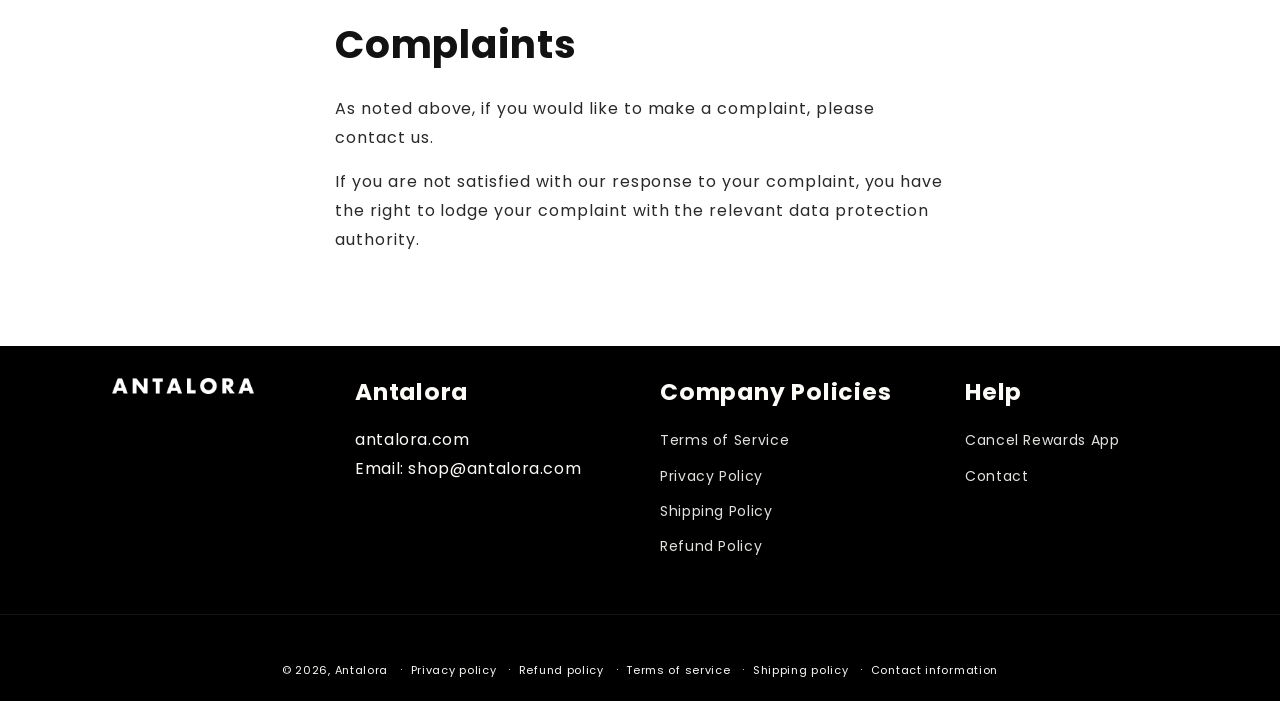
<file: policies/privacy-policy/index.html>
<!DOCTYPE html>
<html class="js" lang="en"><head><meta charset="utf-8"/><meta content="width=device-width, initial-scale=1" name="viewport"/><link data-precedence="default" href="/sx/pol_privacy.css" rel="stylesheet"/><title>Privacy policy – Antalora</title><meta content="noindex,follow" name="robots"/><meta content="https://antalora.com/policies/privacy-policy" property="og:url"/><meta content="Antalora" property="og:site_name"/><meta content="Antalora privacy policy." name="description"/><meta content="Privacy policy – Antalora" property="og:title"/><meta content="Antalora privacy policy." property="og:description"/><meta content="website" property="og:type"/><meta content="light" name="color-scheme"/><link href="https://antalora.com/policies/privacy-policy" rel="canonical"/><link href="/os/brand/favicon.png" rel="icon" sizes="192x192" type="image/png"/><link href="/os/brand/favicon.png" rel="apple-touch-icon" sizes="192x192"/><style>@media (max-width:999px){html:not([data-rdy]) .lz{display:none!important}}</style></head><body><!--$--><div class="gradient link-btns--glow action-btns--glow" style="--header-height:97px;--screen-height:900px"><a class="skip-to-content-link button visually-hidden" href="/">
      Skip to content
    </a>
<div class="shopify-section shopify-section-group-header-group section-header" id="shopify-section-sections--19456415957045__header">
<svg class="hidden" xmlns="http://www.w3.org/2000/svg">
<symbol fill="none" id="icon-search" viewbox="0 0 18 19">
<path clip-rule="evenodd" d="M11.03 11.68A5.784 5.784 0 112.85 3.5a5.784 5.784 0 018.18 8.18zm.26 1.12a6.78 6.78 0 11.72-.7l5.4 5.4a.5.5 0 11-.71.7l-5.41-5.4z" fill="currentColor" fill-rule="evenodd"></path>
</symbol>
<symbol class="icon icon-close" fill="none" id="icon-reset" stroke="currentColor" viewbox="0 0 18 18">
<circle cx="9" cy="9" r="8.5" stroke-opacity="0.2"></circle>
<path d="M6.82972 6.82915L1.17193 1.17097" stroke-linecap="round" stroke-linejoin="round" transform="translate(5 5)"></path>
<path d="M1.22896 6.88502L6.77288 1.11523" stroke-linecap="round" stroke-linejoin="round" transform="translate(5 5)"></path>
</symbol>
<symbol class="icon icon-close" fill="none" id="icon-close" viewbox="0 0 18 17">
<path d="M.865 15.978a.5.5 0 00.707.707l7.433-7.431 7.579 7.282a.501.501 0 00.846-.37.5.5 0 00-.153-.351L9.712 8.546l7.417-7.416a.5.5 0 10-.707-.708L8.991 7.853 1.413.573a.5.5 0 10-.693.72l7.563 7.268-7.418 7.417z" fill="currentColor">
</path></symbol>
</svg>
<style>.section-header .header-wrapper,.section-header .menu-drawer,.section-header .menu-drawer__submenu,.section-header .header__submenu{--color-foreground:255,255,255;--color-background:0,0,0;--gradient-background:#000000;background:#000000;color:#fff}.section-header .header__menu-item,.section-header .header__icon,.section-header .menu-drawer__menu-item,.section-header .menu-drawer__close-button,.section-header .menu-drawer__title{color:#fff}.section-header .header__heading-logo{filter:brightness(0) invert(1)}.section-header .header__submenu{border-color:rgba(255,255,255,.18);width:max-content;min-width:20rem}.section-header .header__inline-menu .header__menu-item{white-space:nowrap}@media (min-width:1200px){.section-header .header__inline-menu .list-menu--inline{flex-wrap:nowrap}.section-header .header .header__heading-link{max-width:21rem}.section-header .header__inline-menu .header__menu-item--main{padding-left:.5rem;padding-right:.5rem;font-size:1.2rem;letter-spacing:0}.section-header .header__inline-menu details>.header__menu-item--main{padding-right:1.9rem}.section-header .header__inline-menu details>.header__menu-item--main .icon-caret{right:.5rem}}@media (min-width:1366px){.section-header .header__inline-menu .header__menu-item--main{padding-left:.7rem;padding-right:.7rem;font-size:1.3rem;letter-spacing:.02rem}.section-header .header__inline-menu details>.header__menu-item--main{padding-right:2.2rem}.section-header .header__inline-menu details>.header__menu-item--main .icon-caret{right:.6rem}}@media (min-width:1440px){.section-header .header__inline-menu .header__menu-item--main{padding-left:.75rem;padding-right:.75rem;font-size:1.35rem;letter-spacing:.03rem}.section-header .header__inline-menu details>.header__menu-item--main{padding-right:2.3rem}}</style><sticky-header class="header-wrapper color-background-1 gradient header-wrapper--border-bottom" data-sticky-type="on-scroll-up">
<header class="header header--middle-center header--mobile-center page-width header--has-menu"><header-drawer data-breakpoint="tablet" data-desktop-type="dropdown">
<details class="menu-drawer-container" id="Details-menu-drawer-container">
<summary aria-controls="menu-drawer" aria-expanded="false" aria-label="Menu" class="header__icon header__icon--menu header__icon--summary link focus-inset" role="button">
<span>
<svg aria-hidden="true" class="icon icon-hamburger" fill="none" focusable="false" viewbox="0 0 18 16" xmlns="http://www.w3.org/2000/svg">
<path d="M1 .5a.5.5 0 100 1h15.71a.5.5 0 000-1H1zM.5 8a.5.5 0 01.5-.5h15.71a.5.5 0 010 1H1A.5.5 0 01.5 8zm0 7a.5.5 0 01.5-.5h15.71a.5.5 0 010 1H1a.5.5 0 01-.5-.5z" fill="currentColor">
</path></svg>
<svg aria-hidden="true" class="icon icon-close" fill="none" focusable="false" viewbox="0 0 18 17" xmlns="http://www.w3.org/2000/svg">
<path d="M.865 15.978a.5.5 0 00.707.707l7.433-7.431 7.579 7.282a.501.501 0 00.846-.37.5.5 0 00-.153-.351L9.712 8.546l7.417-7.416a.5.5 0 10-.707-.708L8.991 7.853 1.413.573a.5.5 0 10-.693.72l7.563 7.268-7.418 7.417z" fill="currentColor">
</path></svg>
</span>
</summary>
<div class="gradient menu-drawer motion-reduce color-background-1" id="menu-drawer" tabindex="-1">
<div class="menu-drawer__inner-container">
<div class="menu-drawer__mobile-content menu-drawer__title-and-close-btn">
<h3 class="menu-drawer__title">Menu</h3>
<button class="menu-drawer__close-btn menu-drawer__close-menu-btn header__icon header__icon--menu header__icon--summary link focus-inset">
<svg aria-hidden="true" class="icon icon-close" fill="none" focusable="false" viewbox="0 0 18 17" xmlns="http://www.w3.org/2000/svg">
<path d="M.865 15.978a.5.5 0 00.707.707l7.433-7.431 7.579 7.282a.501.501 0 00.846-.37.5.5 0 00-.153-.351L9.712 8.546l7.417-7.416a.5.5 0 10-.707-.708L8.991 7.853 1.413.573a.5.5 0 10-.693.72l7.563 7.268-7.418 7.417z" fill="currentColor">
</path></svg>
</button>
</div>
<div class="menu-drawer__navigation-container">
<nav class="menu-drawer__navigation">
<ul class="menu-drawer__menu has-submenu list-menu" role="list"><li class="lz"><details id="Details-menu-drawer-menu-item-3"><summary class="menu-drawer__menu-item list-menu__item link link--text focus-inset">Rewards App<svg aria-hidden="true" class="icon icon-arrow" fill="none" focusable="false" viewbox="0 0 14 10" xmlns="http://www.w3.org/2000/svg"><path clip-rule="evenodd" d="M8.537.808a.5.5 0 01.817-.162l4 4a.5.5 0 010 .708l-4 4a.5.5 0 11-.708-.708L11.793 5.5H1a.5.5 0 010-1h10.793L8.646 1.354a.5.5 0 01-.109-.546z" fill="currentColor" fill-rule="evenodd"></path></svg><svg aria-hidden="true" class="icon icon-caret" focusable="false" viewbox="0 0 10 6"><path clip-rule="evenodd" d="M9.354.646a.5.5 0 00-.708 0L5 4.293 1.354.646a.5.5 0 00-.708.708l4 4a.5.5 0 00.708 0l4-4a.5.5 0 000-.708z" fill="currentColor" fill-rule="evenodd"></path></svg></summary><div class="menu-drawer__submenu has-submenu gradient motion-reduce" id="link-rewards-app" tabindex="-1"><div class="menu-drawer__inner-submenu"><button aria-expanded="true" class="menu-drawer__close-button link link--text focus-inset"><svg aria-hidden="true" class="icon icon-arrow" fill="none" focusable="false" viewbox="0 0 14 10" xmlns="http://www.w3.org/2000/svg"><path clip-rule="evenodd" d="M8.537.808a.5.5 0 01.817-.162l4 4a.5.5 0 010 .708l-4 4a.5.5 0 11-.708-.708L11.793 5.5H1a.5.5 0 010-1h10.793L8.646 1.354a.5.5 0 01-.109-.546z" fill="currentColor" fill-rule="evenodd"></path></svg>Rewards App</button><ul class="menu-drawer__menu list-menu" role="list" tabindex="-1"><li><a class="menu-drawer__menu-item link link--text list-menu__item focus-inset" href="mailto:shop@antalora.com?subject=Cancel%20Rewards%20App">Cancel Rewards App</a></li></ul></div></div></details></li><li><a class="menu-drawer__menu-item list-menu__item link link--text focus-inset" href="/">Contact</a></li></ul>
</nav>
<div class="menu-drawer__utility-links"><ul class="list list-social list-unstyled" role="list"></ul>
</div>
</div>
</div>
</div>
</details>
</header-drawer>
<nav class="header__inline-menu">
<ul class="list-menu list-menu--inline" role="list"><li class="lz"><header-menu><details id="Details-HeaderMenu-3"><summary class="header__menu-item header__menu-item--main list-menu__item link focus-inset"><span>Rewards App</span><svg aria-hidden="true" class="icon icon-caret" focusable="false" viewbox="0 0 10 6"><path clip-rule="evenodd" d="M9.354.646a.5.5 0 00-.708 0L5 4.293 1.354.646a.5.5 0 00-.708.708l4 4a.5.5 0 00.708 0l4-4a.5.5 0 000-.708z" fill="currentColor" fill-rule="evenodd"></path></svg></summary><ul class="header__submenu list-menu list-menu--disclosure gradient caption-large motion-reduce global-settings-popup" id="HeaderMenu-MenuList-3" role="list" tabindex="-1"><li><a class="header__menu-item list-menu__item link link--text focus-inset caption-large" href="mailto:shop@antalora.com?subject=Cancel%20Rewards%20App">Cancel Rewards App</a></li></ul></details></header-menu></li><li><a class="header__menu-item header__menu-item--main list-menu__item link link--text focus-inset" href="/"><span>Contact</span></a></li></ul>
</nav>
<a class="header__heading-link link link--text focus-inset media media--transparent ratio" href="/" style="--ratio-percent: 11.17%"><img alt="Antalora" class="header__heading-logo header__heading-logo--main" height="31" src="/os/brand/antalora-wordmark.png" width="200"/>
</a><div class="header__icons">

</div>
</header>
</sticky-header>
</div>
<main class="content-for-layout focus-none" id="MainContent" role="main" tabindex="-1">
<div class="shopify-policy__container">
<div class="shopify-policy__title">
<h1>Privacy policy</h1>
</div>
<div class="shopify-policy__body">
<div class="rte">
<p><span style="font-weight:400;">This Privacy Policy describes how antalora.com (the “Site” or “we”) collects, uses, and discloses your Personal Information when you visit or make a purchase from the Site.</span></p>
<h1><b>Contact</b></h1>
<p><span style="font-weight:400;">After reviewing this policy, if you have additional questions, want more information about our privacy practices, or would like to make a complaint, please contact us.</span></p>
<p><span style="font-weight:400;">Collecting Personal Information</span></p>
<p><span style="font-weight:400;">When you visit the Site, we collect certain information about your device, your interaction with the Site, and information necessary to process your purchases. We may also collect additional information if you contact us for customer support. In this Privacy Policy, we refer to any information about an identifiable individual (including the information below) as “Personal Information”. See the list below for more information about what Personal Information we collect and why.</span></p>
<ul>
<li style="font-weight:400;"><span style="font-weight:400;">Device information</span></li>
<ul>
<li style="font-weight:400;">
<b>Purpose of collection:</b><span style="font-weight:400;"><span> </span>to load the Site accurately for you, and to perform analytics on Site usage to optimize our Site.</span>
</li>
<li style="font-weight:400;">
<b>Source of collection:</b><span style="font-weight:400;"><span> </span>Collected automatically when you access our Site using cookies, log files, web beacons, tags, or pixels</span>
</li>
<li style="font-weight:400;">
<b>Disclosure for a business purpose:</b><span style="font-weight:400;"><span> </span>shared with our processor Whop </span>
</li>
<li style="font-weight:400;">
<b>Personal Information collected:</b><span style="font-weight:400;"><span> </span>version of web browser, IP address, time zone, cookie information, what sites or products you view, search terms, and how you interact with the Site </span>
</li>
</ul>
<li style="font-weight:400;"><span style="font-weight:400;">Order information</span></li>
<ul>
<li style="font-weight:400;">
<b>Purpose of collection:</b><span style="font-weight:400;"><span> </span>to provide products or services to you to fulfill our contract, to process your payment information, arrange for shipping, and provide you with invoices and/or order confirmations, communicate with you, screen our orders for potential risk or fraud, and when in line with the preferences you have shared with us, provide you with information or advertising relating to our products or services.</span>
</li>
<li style="font-weight:400;">
<b>Source of collection:</b><span style="font-weight:400;"><span> </span>collected from you.</span>
</li>
<li style="font-weight:400;">
<b>Disclosure for a business purpose:</b><span style="font-weight:400;"><span> </span>shared with our processor Whop </span>
</li>
<li style="font-weight:400;">
<b>Personal Information collected:</b><span style="font-weight:400;"><span> </span>name, billing address, shipping address, payment information (including credit card numbers, email address, and phone number.</span>
</li>
</ul>
<li style="font-weight:400;"><span style="font-weight:400;">Customer support information</span></li>
<ul>
<li style="font-weight:400;">
<b>Purpose of collection:</b><span style="font-weight:400;"><span> </span>to provide customer support.</span>
</li>
<li style="font-weight:400;">
<b>Source of collection:</b><span style="font-weight:400;"><span> </span>collected from you</span>
</li>
<li style="font-weight:400;">
<b>Personal Information collected:</b><span> </span><i><span style="font-weight:400;">name and email address</span></i>
</li>
</ul>
</ul>
<p><span style="font-weight:400;"> </span></p>
<h1><b>Sharing Personal Information</b></h1>
<p><span style="font-weight:400;">We share your Personal Information with service providers to help us provide our services and fulfill our contracts with you, as described above. For example:</span></p>
<ul>
<li style="font-weight:400;">
<span style="font-weight:400;">We use Whop to power our online store and checkout. You can read more about how Whop uses your Personal Information here:<span> </span></span><a href="https://whop.com/privacy-policy/" rel="noreferrer noopener" target="_blank"><span style="font-weight:400;">https://whop.com/privacy-policy/</span></a><span style="font-weight:400;">.</span>
</li>
<li style="font-weight:400;"><span style="font-weight:400;">We may share your Personal Information to comply with applicable laws and regulations, to respond to a subpoena, search warrant or other lawful request for information we receive, or to otherwise protect our rights.</span></li>
</ul>
<p><span style="font-weight:400;">Behavioural Advertising</span></p>
<p><span style="font-weight:400;">As described above, we use your Personal Information to provide you with targeted advertisements or marketing communications we believe may be of interest to you. For example:</span></p>
<ul>
<li style="font-weight:400;">
<span style="font-weight:400;">We use the Meta pixel to help us understand how our customers use the Site and to measure our ads. You can read more about how Meta uses your Personal Information here:<span> </span></span><a href="https://www.facebook.com/privacy/policy/" rel="noreferrer noopener" target="_blank"><span style="font-weight:400;">https://www.facebook.com/privacy/policy/</span></a><span style="font-weight:400;">.</span>
</li>
<li style="font-weight:400;"><span style="font-weight:400;">We share information about your use of the Site, your purchases, and your interaction with our ads on other websites with our advertising partners. We collect and share some of this information directly with our advertising partners, and in some cases through the use of cookies or other similar technologies (which you may consent to, depending on your location).</span></li>
<li style="font-weight:400;">
<span style="font-weight:400;">For more information about how targeted advertising works, you can visit the Network Advertising Initiative’s (“NAI”) educational page at<span> </span></span><a href="https://www.networkadvertising.org/understanding-online-advertising/how-does-it-work" rel="noreferrer noopener" target="_blank"><span style="font-weight:400;">https://www.networkadvertising.org/understanding-online-advertising/how-does-it-work</span></a><span style="font-weight:400;">.</span>
</li>
</ul>
<p><span style="font-weight:400;">Additionally, you can opt out of some of these services by visiting the Digital Advertising Alliance’s opt-out portal at:<span> </span></span><a href="https://optout.aboutads.info/" rel="noreferrer noopener" target="_blank"><span style="font-weight:400;">https://optout.aboutads.info/</span></a><span style="font-weight:400;">.</span></p>
<h1><b>Using Personal Information</b></h1>
<p><span style="font-weight:400;">We use your personal Information to provide our services to you, which includes: offering products for sale, processing payments, shipping and fulfillment of your order, and keeping you up to date on new products, services, and offers.</span></p>
<p><span style="font-weight:400;">Lawful basis</span></p>
<p><span style="font-weight:400;">Pursuant to the General Data Protection Regulation (“GDPR”), if you are a resident of the European Economic Area (“EEA”), we process your personal information under the following lawful bases:</span></p>
<ul>
<li style="font-weight:400;"><span style="font-weight:400;">Your consent;</span></li>
<li style="font-weight:400;"><span style="font-weight:400;">The performance of the contract between you and the Site;</span></li>
<li style="font-weight:400;"><span style="font-weight:400;">Compliance with our legal obligations;</span></li>
<li style="font-weight:400;"><span style="font-weight:400;">To protect your vital interests;</span></li>
<li style="font-weight:400;"><span style="font-weight:400;">To perform a task carried out in the public interest;</span></li>
<li style="font-weight:400;"><span style="font-weight:400;">For our legitimate interests, which do not override your fundamental rights and freedoms.</span></li>
</ul>
<h2><b>Retention</b></h2>
<p><span style="font-weight:400;">When you place an order through the Site, we will retain your Personal Information for our records unless and until you ask us to erase this information. For more information on your right of erasure, please see the ‘Your rights’ section below.</span></p>
<h2><b>Automatic decision-making</b></h2>
<p><span style="font-weight:400;">If you are a resident of the EEA, you have the right to object to processing based solely on automated decision-making (which includes profiling), when that decision-making has a legal effect on you or otherwise significantly affects you.</span></p>
<p><span style="font-weight:400;">We<span> </span></span><i><span style="font-weight:400;">DO NOT<span> </span></span></i><span style="font-weight:400;">engage in fully automated decision-making that has a legal or otherwise significant effect using customer data.</span></p>
<p><span style="font-weight:400;">Our processor Whop uses limited automated decision-making to prevent fraud that does not have a legal or otherwise significant effect on you.</span></p>
<p><span style="font-weight:400;">Services that include elements of automated decision-making include:</span></p>
<ul>
<li style="font-weight:400;"><span style="font-weight:400;">Temporary blacklist of IP addresses associated with repeated failed transactions. This blacklist persists for a small number of hours.</span></li>
<li style="font-weight:400;"><span style="font-weight:400;">Temporary blacklist of credit cards associated with blacklisted IP addresses. This blacklist persists for a small number of days.</span></li>
</ul>
<h1><b>Selling Personal Information</b></h1>
<p><span style="font-weight:400;">Our Site does not sell Personal Information, as defined by the California Consumer Privacy Act of 2018 (“CCPA”).</span></p>
<h1><b>Your rights</b></h1>
<p><span style="font-weight:400;">GDPR</span></p>
<p><span style="font-weight:400;">If you are a resident of the EEA, you have the right to access the Personal Information we hold about you, to port it to a new service, and to ask that your Personal Information be corrected, updated, or erased. If you would like to exercise these rights, please contact us.</span></p>
<p><span style="font-weight:400;">Your Personal Information may be transferred outside of Europe for storage and further processing, including to the United States.</span></p>
<p><span style="font-weight:400;">CCPA</span></p>
<p><span style="font-weight:400;">If you are a resident of California, you have the right to access the Personal Information we hold about you (also known as the ‘Right to Know’), to port it to a new service, and to ask that your Personal Information be corrected, updated, or erased. If you would like to exercise these rights, please contact us. </span></p>
<p><span style="font-weight:400;">If you would like to designate an authorized agent to submit these requests on your behalf, please contact us.</span></p>
<h1><b>Cookies</b></h1>
<p><span style="font-weight:400;">A cookie is a small amount of information that’s downloaded to your computer or device when you visit our Site. We use a number of different cookies, including functional, performance, advertising, and social media or content cookies. Cookies make your browsing experience better by allowing the website to remember your actions and preferences (such as login and region selection). This means you don’t have to re-enter this information each time you return to the site or browse from one page to another. Cookies also provide information on how people use the website, for instance whether it’s their first time visiting or if they are a frequent visitor.</span></p>
<p><span style="font-weight:400;">Our store and checkout platform, Whop, sets the cookies it needs to show this site and process your order securely.</span></p>
<h2><b>Reporting and Analytics</b></h2>
<p><span style="font-weight:400;">The length of time that a cookie remains on your computer or mobile device depends on whether it is a “persistent” or “session” cookie. Session cookies last until you stop browsing and persistent cookies last until they expire or are deleted. Most of the cookies we use are persistent and will expire between 30 minutes and two years from the date they are downloaded to your device.</span></p>
<p><span style="font-weight:400;">You can control and manage cookies in various ways. Please keep in mind that removing or blocking cookies can negatively impact your user experience and parts of our website may no longer be fully accessible.</span></p>
<p><span style="font-weight:400;">Most browsers automatically accept cookies, but you can choose whether or not to accept cookies through your browser controls, often found in your browser’s “Tools” or “Preferences” menu. For more information on how to modify your browser settings or how to block, manage or filter cookies can be found in your browser’s help file or through such sites as:<span> </span></span><a href="https://www.allaboutcookies.org/" rel="noreferrer noopener" target="_blank"><span style="font-weight:400;">www.allaboutcookies.org</span></a><span style="font-weight:400;">.</span></p>
<p><span style="font-weight:400;">Additionally, please note that blocking cookies may not completely prevent how we share information with third parties such as our advertising partners. To exercise your rights or opt-out of certain uses of your information by these parties, please follow the instructions in the “Behavioural Advertising” section above.</span></p>
<h2><b>Do Not Track</b></h2>
<p><span style="font-weight:400;">Please note that because there is no consistent industry understanding of how to respond to “Do Not Track” signals, we do not alter our data collection and usage practices when we detect such a signal from your browser.</span></p>
<h1><b>Changes</b></h1>
<p><span style="font-weight:400;">We may update this Privacy Policy from time to time in order to reflect, for example, changes to our practices or for other operational, legal, or regulatory reasons.</span></p>
<h1><b>Complaints</b></h1>
<p><span style="font-weight:400;">As noted above, if you would like to make a complaint, please contact us.</span></p>
<p><span style="font-weight:400;">If you are not satisfied with our response to your complaint, you have the right to lodge your complaint with the relevant data protection authority.</span></p>
<p><br/></p>
<h3 data-os-business-heading="" hidden=""><span style="font-weight:400;"><strong>Business Info</strong></span></h3>
<div data-os-business=""></div>
</div>
</div>
</div>
</main>
<div class="shopify-section shopify-section-group-footer-group" id="shopify-section-sections--19456415924277__footer">
<footer class="footer antalora-store-footer">
<style>
.antalora-store-footer {
  --color-foreground: 253, 251, 247;
  --color-background: 0, 0, 0;
  --grid-desktop-horizontal-spacing: 40px;
  --grid-mobile-horizontal-spacing: 20px;
  --font-heading-scale: 1.3;
  margin: 0;
  padding: 0 0 20px;
  background: #000000;
  color: #fdfbf7;
  font-family: Poppins, sans-serif;
  font-size: 16px;
  font-style: normal;
  font-weight: 400;
  line-height: 1.8;
  letter-spacing: .04em;
}
.antalora-store-footer .store-footer-main { padding-top: 32px; border-bottom: 1px solid rgba(253,251,247,.08); }
.antalora-store-footer .page-width { max-width: 1400px; margin: 0 auto; padding-left: 50px; padding-right: 50px; }
.antalora-store-footer .footer-block__heading { color: #fdfbf7; font-family: Poppins, sans-serif; font-weight: 700; }
.antalora-store-footer .rte a,
.antalora-store-footer .rte a:visited,
.antalora-store-footer .rte a:hover { color: #fdfbf7; }
.antalora-store-footer .footer-block__image-wrapper { max-width: min(100%, 142px); border: 0; border-radius: 0; }
.antalora-store-footer .footer-block__image-wrapper img { width: 100%; height: auto; border-radius: 0; filter: brightness(0) invert(1); }
.antalora-store-footer .footer__content-bottom { border-top: 0; }
@media screen and (max-width: 749px) {
  .antalora-store-footer { padding-bottom: 15px; font-size: 15px; }
  .antalora-store-footer .store-footer-main { padding-top: 24px; }
  .antalora-store-footer .page-width { padding-left: 15px; padding-right: 15px; }
}
</style>
<div class="store-footer-main">
<div class="footer__content-top page-width"><div class="footer__blocks-wrapper grid">
<div class="footer-block grid__item footer-block--desktop-3 footer-block--mobile-2">
<div class="footer-block__details-content footer-block-image center"><div class="footer-block__image-wrapper global-media-settings">
<img alt="Antalora" height="176" loading="lazy" src="/os/brand/antalora-wordmark.png" width="1576"/>
</div></div>
</div>
<div class="footer-block grid__item footer-block--desktop-3 footer-block--mobile-2">
<h2 class="footer-block__heading">Antalora</h2>
<div class="footer-block__details-content rte"><p><a href="https://antalora.com">antalora.com</a><br/>Email: shop@antalora.com</p></div>
</div>
<div class="footer-block grid__item footer-block--menu footer-block--desktop-3 footer-block--mobile-2">
<h2 class="footer-block__heading">Company Policies</h2>
<ul class="footer-block__details-content list-unstyled">
<li><a class="link link--text list-menu__item list-menu__item--link" href="/policies/terms-of-service">Terms of Service</a></li>
<li><a class="link link--text list-menu__item list-menu__item--link" href="/policies/privacy-policy">Privacy Policy</a></li>
<li><a class="link link--text list-menu__item list-menu__item--link" href="/policies/shipping-policy">Shipping Policy</a></li>
<li><a class="link link--text list-menu__item list-menu__item--link" href="/policies/refund-policy">Refund Policy</a></li>

</ul>
</div>
<div class="footer-block grid__item footer-block--menu footer-block--desktop-3 footer-block--mobile-2">
<h2 class="footer-block__heading">Help</h2>
<ul class="footer-block__details-content list-unstyled">
<li class="lz"><a class="link link--text list-menu__item list-menu__item--link" href="mailto:shop@antalora.com?subject=Cancel%20Rewards%20App">Cancel Rewards App</a></li>

<li><a class="link link--text list-menu__item list-menu__item--link" href="/">Contact</a></li>

</ul>
</div>
</div></div>
</div>
<div class="footer__content-bottom">
<div class="footer__content-bottom-wrapper page-width"><div class="footer__column footer__localization isolate"></div><div class="footer__column footer__column--info"></div></div>
<div class="footer__content-bottom-wrapper page-width"><div class="footer__copyright caption">
<small class="copyright__content">© 2026, <a href="/">Antalora</a></small>
<ul class="policies list-unstyled">
<li><small class="copyright__content"><a href="/policies/privacy-policy">Privacy policy</a></small></li>
<li><small class="copyright__content"><a href="/policies/refund-policy">Refund policy</a></small></li>
<li><small class="copyright__content"><a href="/policies/terms-of-service">Terms of service</a></small></li>
<li><small class="copyright__content"><a href="/policies/shipping-policy">Shipping policy</a></small></li>
<li><small class="copyright__content"><a href="/policies/contact-information">Contact information</a></small></li>
</ul>
</div></div>
</div>
</footer>
</div>
<ul hidden="">
<li id="a11y-refresh-page-message">Choosing a selection results in a full page refresh.</li>
<li id="a11y-new-window-message">Opens in a new window.</li>
</ul>
<div class="shopify-block shopify-app-block" id="shopify-block-Aa3VDWldqR2hLcjJYa__17931597366502870179">
</div><div class="shopify-block shopify-app-block" id="shopify-block-AbmR4ZVhWZXJvS2NJQ__2786716548061469553">
</div><div class="shopify-block shopify-app-block" id="shopify-block-ANGtrVkhGc2dNU1FHT__1143683040400472741">
</div>
<style>main .rte a,main .rte span{overflow-wrap:anywhere}@media (min-width:750px) and (max-width:989px){.card__heading,.card__heading a{font-size:1.25rem;letter-spacing:0;word-break:normal;overflow-wrap:normal}.icon-with-text .h4{font-size:1.15rem;letter-spacing:0;word-break:normal;overflow-wrap:normal}}@media (min-width:990px) and (max-width:1199px){.header__inline-menu .header__menu-item{padding-left:.7rem;padding-right:.7rem;font-size:1.25rem;letter-spacing:.02em;white-space:nowrap}}</style></div><!--/$--></body></html>
</file>
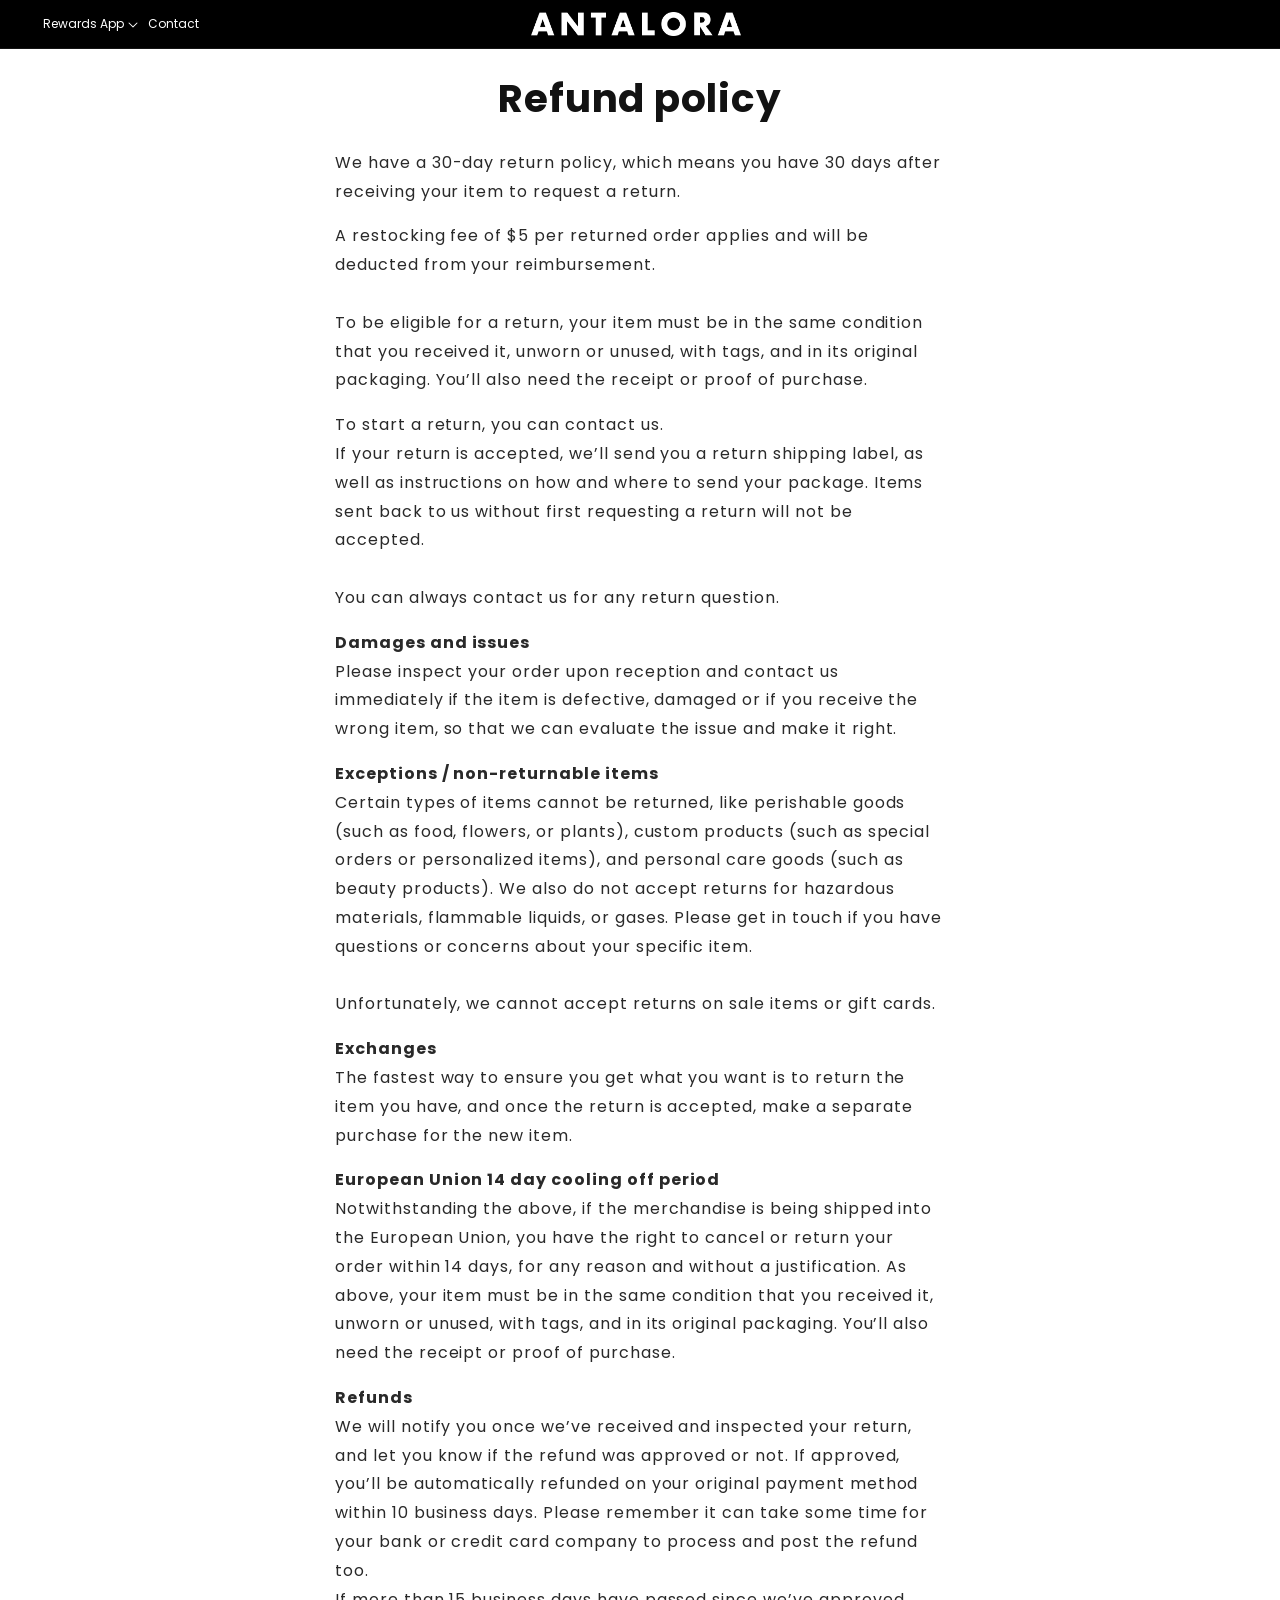
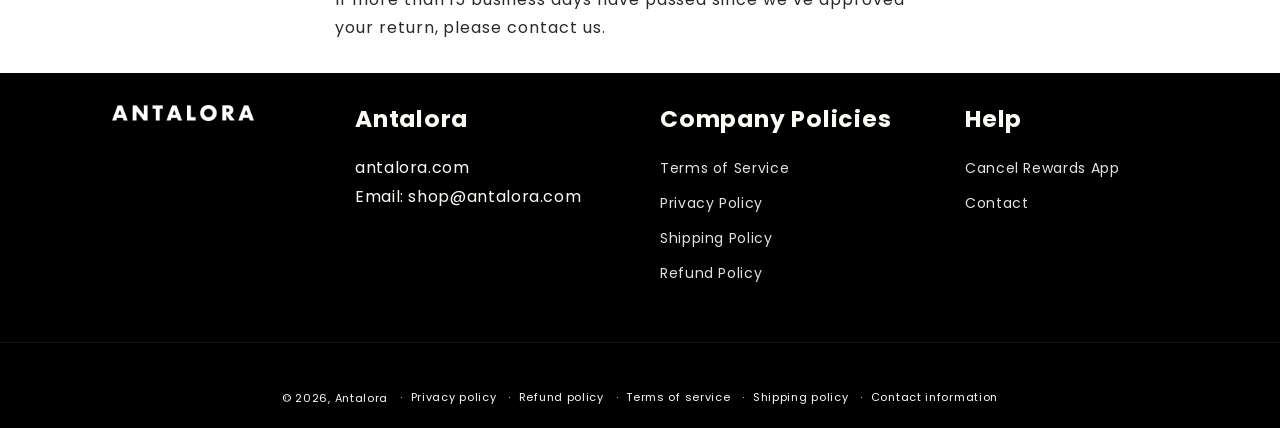
<file: policies/refund-policy/index.html>
<!DOCTYPE html>
<html class="js" lang="en"><head><meta charset="utf-8"/><meta content="width=device-width, initial-scale=1" name="viewport"/><link data-precedence="default" href="/sx/pol_refund.css" rel="stylesheet"/><title>Refund policy – Antalora</title><meta content="noindex,follow" name="robots"/><meta content="https://antalora.com/policies/refund-policy" property="og:url"/><meta content="Antalora" property="og:site_name"/><meta content="Antalora refund policy." name="description"/><meta content="Refund policy – Antalora" property="og:title"/><meta content="Antalora refund policy." property="og:description"/><meta content="website" property="og:type"/><meta content="light" name="color-scheme"/><link href="https://antalora.com/policies/refund-policy" rel="canonical"/><link href="/os/brand/favicon.png" rel="icon" sizes="192x192" type="image/png"/><link href="/os/brand/favicon.png" rel="apple-touch-icon" sizes="192x192"/><style>@media (max-width:999px){html:not([data-rdy]) .lz{display:none!important}}</style></head><body><!--$--><div class="gradient link-btns--glow action-btns--glow" style="--header-height:97px;--screen-height:900px"><a class="skip-to-content-link button visually-hidden" href="/">
      Skip to content
    </a>
<div class="shopify-section shopify-section-group-header-group section-header" id="shopify-section-sections--19456415957045__header">
<svg class="hidden" xmlns="http://www.w3.org/2000/svg">
<symbol fill="none" id="icon-search" viewbox="0 0 18 19">
<path clip-rule="evenodd" d="M11.03 11.68A5.784 5.784 0 112.85 3.5a5.784 5.784 0 018.18 8.18zm.26 1.12a6.78 6.78 0 11.72-.7l5.4 5.4a.5.5 0 11-.71.7l-5.41-5.4z" fill="currentColor" fill-rule="evenodd"></path>
</symbol>
<symbol class="icon icon-close" fill="none" id="icon-reset" stroke="currentColor" viewbox="0 0 18 18">
<circle cx="9" cy="9" r="8.5" stroke-opacity="0.2"></circle>
<path d="M6.82972 6.82915L1.17193 1.17097" stroke-linecap="round" stroke-linejoin="round" transform="translate(5 5)"></path>
<path d="M1.22896 6.88502L6.77288 1.11523" stroke-linecap="round" stroke-linejoin="round" transform="translate(5 5)"></path>
</symbol>
<symbol class="icon icon-close" fill="none" id="icon-close" viewbox="0 0 18 17">
<path d="M.865 15.978a.5.5 0 00.707.707l7.433-7.431 7.579 7.282a.501.501 0 00.846-.37.5.5 0 00-.153-.351L9.712 8.546l7.417-7.416a.5.5 0 10-.707-.708L8.991 7.853 1.413.573a.5.5 0 10-.693.72l7.563 7.268-7.418 7.417z" fill="currentColor">
</path></symbol>
</svg>
<style>.section-header .header-wrapper,.section-header .menu-drawer,.section-header .menu-drawer__submenu,.section-header .header__submenu{--color-foreground:255,255,255;--color-background:0,0,0;--gradient-background:#000000;background:#000000;color:#fff}.section-header .header__menu-item,.section-header .header__icon,.section-header .menu-drawer__menu-item,.section-header .menu-drawer__close-button,.section-header .menu-drawer__title{color:#fff}.section-header .header__heading-logo{filter:brightness(0) invert(1)}.section-header .header__submenu{border-color:rgba(255,255,255,.18);width:max-content;min-width:20rem}.section-header .header__inline-menu .header__menu-item{white-space:nowrap}@media (min-width:1200px){.section-header .header__inline-menu .list-menu--inline{flex-wrap:nowrap}.section-header .header .header__heading-link{max-width:21rem}.section-header .header__inline-menu .header__menu-item--main{padding-left:.5rem;padding-right:.5rem;font-size:1.2rem;letter-spacing:0}.section-header .header__inline-menu details>.header__menu-item--main{padding-right:1.9rem}.section-header .header__inline-menu details>.header__menu-item--main .icon-caret{right:.5rem}}@media (min-width:1366px){.section-header .header__inline-menu .header__menu-item--main{padding-left:.7rem;padding-right:.7rem;font-size:1.3rem;letter-spacing:.02rem}.section-header .header__inline-menu details>.header__menu-item--main{padding-right:2.2rem}.section-header .header__inline-menu details>.header__menu-item--main .icon-caret{right:.6rem}}@media (min-width:1440px){.section-header .header__inline-menu .header__menu-item--main{padding-left:.75rem;padding-right:.75rem;font-size:1.35rem;letter-spacing:.03rem}.section-header .header__inline-menu details>.header__menu-item--main{padding-right:2.3rem}}</style><sticky-header class="header-wrapper color-background-1 gradient header-wrapper--border-bottom" data-sticky-type="on-scroll-up">
<header class="header header--middle-center header--mobile-center page-width header--has-menu"><header-drawer data-breakpoint="tablet" data-desktop-type="dropdown">
<details class="menu-drawer-container" id="Details-menu-drawer-container">
<summary aria-controls="menu-drawer" aria-expanded="false" aria-label="Menu" class="header__icon header__icon--menu header__icon--summary link focus-inset" role="button">
<span>
<svg aria-hidden="true" class="icon icon-hamburger" fill="none" focusable="false" viewbox="0 0 18 16" xmlns="http://www.w3.org/2000/svg">
<path d="M1 .5a.5.5 0 100 1h15.71a.5.5 0 000-1H1zM.5 8a.5.5 0 01.5-.5h15.71a.5.5 0 010 1H1A.5.5 0 01.5 8zm0 7a.5.5 0 01.5-.5h15.71a.5.5 0 010 1H1a.5.5 0 01-.5-.5z" fill="currentColor">
</path></svg>
<svg aria-hidden="true" class="icon icon-close" fill="none" focusable="false" viewbox="0 0 18 17" xmlns="http://www.w3.org/2000/svg">
<path d="M.865 15.978a.5.5 0 00.707.707l7.433-7.431 7.579 7.282a.501.501 0 00.846-.37.5.5 0 00-.153-.351L9.712 8.546l7.417-7.416a.5.5 0 10-.707-.708L8.991 7.853 1.413.573a.5.5 0 10-.693.72l7.563 7.268-7.418 7.417z" fill="currentColor">
</path></svg>
</span>
</summary>
<div class="gradient menu-drawer motion-reduce color-background-1" id="menu-drawer" tabindex="-1">
<div class="menu-drawer__inner-container">
<div class="menu-drawer__mobile-content menu-drawer__title-and-close-btn">
<h3 class="menu-drawer__title">Menu</h3>
<button class="menu-drawer__close-btn menu-drawer__close-menu-btn header__icon header__icon--menu header__icon--summary link focus-inset">
<svg aria-hidden="true" class="icon icon-close" fill="none" focusable="false" viewbox="0 0 18 17" xmlns="http://www.w3.org/2000/svg">
<path d="M.865 15.978a.5.5 0 00.707.707l7.433-7.431 7.579 7.282a.501.501 0 00.846-.37.5.5 0 00-.153-.351L9.712 8.546l7.417-7.416a.5.5 0 10-.707-.708L8.991 7.853 1.413.573a.5.5 0 10-.693.72l7.563 7.268-7.418 7.417z" fill="currentColor">
</path></svg>
</button>
</div>
<div class="menu-drawer__navigation-container">
<nav class="menu-drawer__navigation">
<ul class="menu-drawer__menu has-submenu list-menu" role="list"><li class="lz"><details id="Details-menu-drawer-menu-item-3"><summary class="menu-drawer__menu-item list-menu__item link link--text focus-inset">Rewards App<svg aria-hidden="true" class="icon icon-arrow" fill="none" focusable="false" viewbox="0 0 14 10" xmlns="http://www.w3.org/2000/svg"><path clip-rule="evenodd" d="M8.537.808a.5.5 0 01.817-.162l4 4a.5.5 0 010 .708l-4 4a.5.5 0 11-.708-.708L11.793 5.5H1a.5.5 0 010-1h10.793L8.646 1.354a.5.5 0 01-.109-.546z" fill="currentColor" fill-rule="evenodd"></path></svg><svg aria-hidden="true" class="icon icon-caret" focusable="false" viewbox="0 0 10 6"><path clip-rule="evenodd" d="M9.354.646a.5.5 0 00-.708 0L5 4.293 1.354.646a.5.5 0 00-.708.708l4 4a.5.5 0 00.708 0l4-4a.5.5 0 000-.708z" fill="currentColor" fill-rule="evenodd"></path></svg></summary><div class="menu-drawer__submenu has-submenu gradient motion-reduce" id="link-rewards-app" tabindex="-1"><div class="menu-drawer__inner-submenu"><button aria-expanded="true" class="menu-drawer__close-button link link--text focus-inset"><svg aria-hidden="true" class="icon icon-arrow" fill="none" focusable="false" viewbox="0 0 14 10" xmlns="http://www.w3.org/2000/svg"><path clip-rule="evenodd" d="M8.537.808a.5.5 0 01.817-.162l4 4a.5.5 0 010 .708l-4 4a.5.5 0 11-.708-.708L11.793 5.5H1a.5.5 0 010-1h10.793L8.646 1.354a.5.5 0 01-.109-.546z" fill="currentColor" fill-rule="evenodd"></path></svg>Rewards App</button><ul class="menu-drawer__menu list-menu" role="list" tabindex="-1"><li><a class="menu-drawer__menu-item link link--text list-menu__item focus-inset" href="mailto:shop@antalora.com?subject=Cancel%20Rewards%20App">Cancel Rewards App</a></li></ul></div></div></details></li><li><a class="menu-drawer__menu-item list-menu__item link link--text focus-inset" href="/">Contact</a></li></ul>
</nav>
<div class="menu-drawer__utility-links"><ul class="list list-social list-unstyled" role="list"></ul>
</div>
</div>
</div>
</div>
</details>
</header-drawer>
<nav class="header__inline-menu">
<ul class="list-menu list-menu--inline" role="list"><li class="lz"><header-menu><details id="Details-HeaderMenu-3"><summary class="header__menu-item header__menu-item--main list-menu__item link focus-inset"><span>Rewards App</span><svg aria-hidden="true" class="icon icon-caret" focusable="false" viewbox="0 0 10 6"><path clip-rule="evenodd" d="M9.354.646a.5.5 0 00-.708 0L5 4.293 1.354.646a.5.5 0 00-.708.708l4 4a.5.5 0 00.708 0l4-4a.5.5 0 000-.708z" fill="currentColor" fill-rule="evenodd"></path></svg></summary><ul class="header__submenu list-menu list-menu--disclosure gradient caption-large motion-reduce global-settings-popup" id="HeaderMenu-MenuList-3" role="list" tabindex="-1"><li><a class="header__menu-item list-menu__item link link--text focus-inset caption-large" href="mailto:shop@antalora.com?subject=Cancel%20Rewards%20App">Cancel Rewards App</a></li></ul></details></header-menu></li><li><a class="header__menu-item header__menu-item--main list-menu__item link link--text focus-inset" href="/"><span>Contact</span></a></li></ul>
</nav>
<a class="header__heading-link link link--text focus-inset media media--transparent ratio" href="/" style="--ratio-percent: 11.17%"><img alt="Antalora" class="header__heading-logo header__heading-logo--main" height="31" src="/os/brand/antalora-wordmark.png" width="200"/>
</a><div class="header__icons">

</div>
</header>
</sticky-header>
</div>
<main class="content-for-layout focus-none" id="MainContent" role="main" tabindex="-1">
<div class="shopify-policy__container">
<div class="shopify-policy__title">
<h1>Refund policy</h1>
</div>
<div class="shopify-policy__body">
<div class="rte">
<p><span style="font-weight:400;">We have a 30-day return policy, which means you have 30 days after receiving your item to request a return.</span></p>
<p><span style="font-weight:400;">A restocking fee of $5 per returned order applies and will be deducted from your reimbursement.<br/></span><span style="font-weight:400;"><br/></span><span style="font-weight:400;">To be eligible for a return, your item must be in the same condition that you received it, unworn or unused, with tags, and in its original packaging. You’ll also need the receipt or proof of purchase.</span></p>
<p><span style="font-weight:400;"></span><span style="font-weight:400;">To start a return, you can contact us.<span style="font-weight:400;"><br/></span><span style="font-weight:400;">If your return is accepted, we’ll send you a return shipping label, as well as instructions on how and where to send your package. Items sent back to us without first requesting a return will not be accepted.</span><span style="font-weight:400;"><br/></span><span style="font-weight:400;"><br/></span><span style="font-weight:400;">You can always contact us for any return question.</span></span></p>
<p><b>Damages and issues</b><b><br/></b><span style="font-weight:400;">Please inspect your order upon reception and contact us immediately if the item is defective, damaged or if you receive the wrong item, so that we can evaluate the issue and make it right.</span></p>
<p><b>Exceptions / non-returnable items</b><b><br/></b><span style="font-weight:400;">Certain types of items cannot be returned, like perishable goods (such as food, flowers, or plants), custom products (such as special orders or personalized items), and personal care goods (such as beauty products). We also do not accept returns for hazardous materials, flammable liquids, or gases. Please get in touch if you have questions or concerns about your specific item.</span><span style="font-weight:400;"><br/></span><span style="font-weight:400;"><br/></span><span style="font-weight:400;">Unfortunately, we cannot accept returns on sale items or gift cards.</span></p>
<p><b>Exchanges</b><b><br/></b><span style="font-weight:400;">The fastest way to ensure you get what you want is to return the item you have, and once the return is accepted, make a separate purchase for the new item.</span></p>
<p><b>European Union 14 day cooling off period</b><b><br/></b><span style="font-weight:400;">Notwithstanding the above, if the merchandise is being shipped into the European Union, you have the right to cancel or return your order within 14 days, for any reason and without a justification. As above, your item must be in the same condition that you received it, unworn or unused, with tags, and in its original packaging. You’ll also need the receipt or proof of purchase.</span></p>
<p><b>Refunds</b><b><br/></b><span style="font-weight:400;">We will notify you once we’ve received and inspected your return, and let you know if the refund was approved or not. If approved, you’ll be automatically refunded on your original payment method within 10 business days. Please remember it can take some time for your bank or credit card company to process and post the refund too.</span><span style="font-weight:400;"><br/></span><span style="font-weight:400;">If more than 15 business days have passed since we’ve approved your return, please contact us.</span></p>
</div>
</div>
</div>
</main>
<div class="shopify-section shopify-section-group-footer-group" id="shopify-section-sections--19456415924277__footer">
<footer class="footer antalora-store-footer">
<style>
.antalora-store-footer {
  --color-foreground: 253, 251, 247;
  --color-background: 0, 0, 0;
  --grid-desktop-horizontal-spacing: 40px;
  --grid-mobile-horizontal-spacing: 20px;
  --font-heading-scale: 1.3;
  margin: 0;
  padding: 0 0 20px;
  background: #000000;
  color: #fdfbf7;
  font-family: Poppins, sans-serif;
  font-size: 16px;
  font-style: normal;
  font-weight: 400;
  line-height: 1.8;
  letter-spacing: .04em;
}
.antalora-store-footer .store-footer-main { padding-top: 32px; border-bottom: 1px solid rgba(253,251,247,.08); }
.antalora-store-footer .page-width { max-width: 1400px; margin: 0 auto; padding-left: 50px; padding-right: 50px; }
.antalora-store-footer .footer-block__heading { color: #fdfbf7; font-family: Poppins, sans-serif; font-weight: 700; }
.antalora-store-footer .rte a,
.antalora-store-footer .rte a:visited,
.antalora-store-footer .rte a:hover { color: #fdfbf7; }
.antalora-store-footer .footer-block__image-wrapper { max-width: min(100%, 142px); border: 0; border-radius: 0; }
.antalora-store-footer .footer-block__image-wrapper img { width: 100%; height: auto; border-radius: 0; filter: brightness(0) invert(1); }
.antalora-store-footer .footer__content-bottom { border-top: 0; }
@media screen and (max-width: 749px) {
  .antalora-store-footer { padding-bottom: 15px; font-size: 15px; }
  .antalora-store-footer .store-footer-main { padding-top: 24px; }
  .antalora-store-footer .page-width { padding-left: 15px; padding-right: 15px; }
}
</style>
<div class="store-footer-main">
<div class="footer__content-top page-width"><div class="footer__blocks-wrapper grid">
<div class="footer-block grid__item footer-block--desktop-3 footer-block--mobile-2">
<div class="footer-block__details-content footer-block-image center"><div class="footer-block__image-wrapper global-media-settings">
<img alt="Antalora" height="176" loading="lazy" src="/os/brand/antalora-wordmark.png" width="1576"/>
</div></div>
</div>
<div class="footer-block grid__item footer-block--desktop-3 footer-block--mobile-2">
<h2 class="footer-block__heading">Antalora</h2>
<div class="footer-block__details-content rte"><p><a href="https://antalora.com">antalora.com</a><br/>Email: shop@antalora.com</p></div>
</div>
<div class="footer-block grid__item footer-block--menu footer-block--desktop-3 footer-block--mobile-2">
<h2 class="footer-block__heading">Company Policies</h2>
<ul class="footer-block__details-content list-unstyled">
<li><a class="link link--text list-menu__item list-menu__item--link" href="/policies/terms-of-service">Terms of Service</a></li>
<li><a class="link link--text list-menu__item list-menu__item--link" href="/policies/privacy-policy">Privacy Policy</a></li>
<li><a class="link link--text list-menu__item list-menu__item--link" href="/policies/shipping-policy">Shipping Policy</a></li>
<li><a class="link link--text list-menu__item list-menu__item--link" href="/policies/refund-policy">Refund Policy</a></li>

</ul>
</div>
<div class="footer-block grid__item footer-block--menu footer-block--desktop-3 footer-block--mobile-2">
<h2 class="footer-block__heading">Help</h2>
<ul class="footer-block__details-content list-unstyled">
<li class="lz"><a class="link link--text list-menu__item list-menu__item--link" href="mailto:shop@antalora.com?subject=Cancel%20Rewards%20App">Cancel Rewards App</a></li>

<li><a class="link link--text list-menu__item list-menu__item--link" href="/">Contact</a></li>

</ul>
</div>
</div></div>
</div>
<div class="footer__content-bottom">
<div class="footer__content-bottom-wrapper page-width"><div class="footer__column footer__localization isolate"></div><div class="footer__column footer__column--info"></div></div>
<div class="footer__content-bottom-wrapper page-width"><div class="footer__copyright caption">
<small class="copyright__content">© 2026, <a href="/">Antalora</a></small>
<ul class="policies list-unstyled">
<li><small class="copyright__content"><a href="/policies/privacy-policy">Privacy policy</a></small></li>
<li><small class="copyright__content"><a href="/policies/refund-policy">Refund policy</a></small></li>
<li><small class="copyright__content"><a href="/policies/terms-of-service">Terms of service</a></small></li>
<li><small class="copyright__content"><a href="/policies/shipping-policy">Shipping policy</a></small></li>
<li><small class="copyright__content"><a href="/policies/contact-information">Contact information</a></small></li>
</ul>
</div></div>
</div>
</footer>
</div>
<ul hidden="">
<li id="a11y-refresh-page-message">Choosing a selection results in a full page refresh.</li>
<li id="a11y-new-window-message">Opens in a new window.</li>
</ul>
<div class="shopify-block shopify-app-block" id="shopify-block-AbmR4ZVhWZXJvS2NJQ__2786716548061469553">
</div><div class="shopify-block shopify-app-block" id="shopify-block-ANGtrVkhGc2dNU1FHT__1143683040400472741">
</div><div class="shopify-block shopify-app-block" id="shopify-block-Aa3VDWldqR2hLcjJYa__17931597366502870179">
</div>
<style>main .rte a,main .rte span{overflow-wrap:anywhere}@media (min-width:750px) and (max-width:989px){.card__heading,.card__heading a{font-size:1.25rem;letter-spacing:0;word-break:normal;overflow-wrap:normal}.icon-with-text .h4{font-size:1.15rem;letter-spacing:0;word-break:normal;overflow-wrap:normal}}@media (min-width:990px) and (max-width:1199px){.header__inline-menu .header__menu-item{padding-left:.7rem;padding-right:.7rem;font-size:1.25rem;letter-spacing:.02em;white-space:nowrap}}</style></div><!--/$--></body></html>
</file>
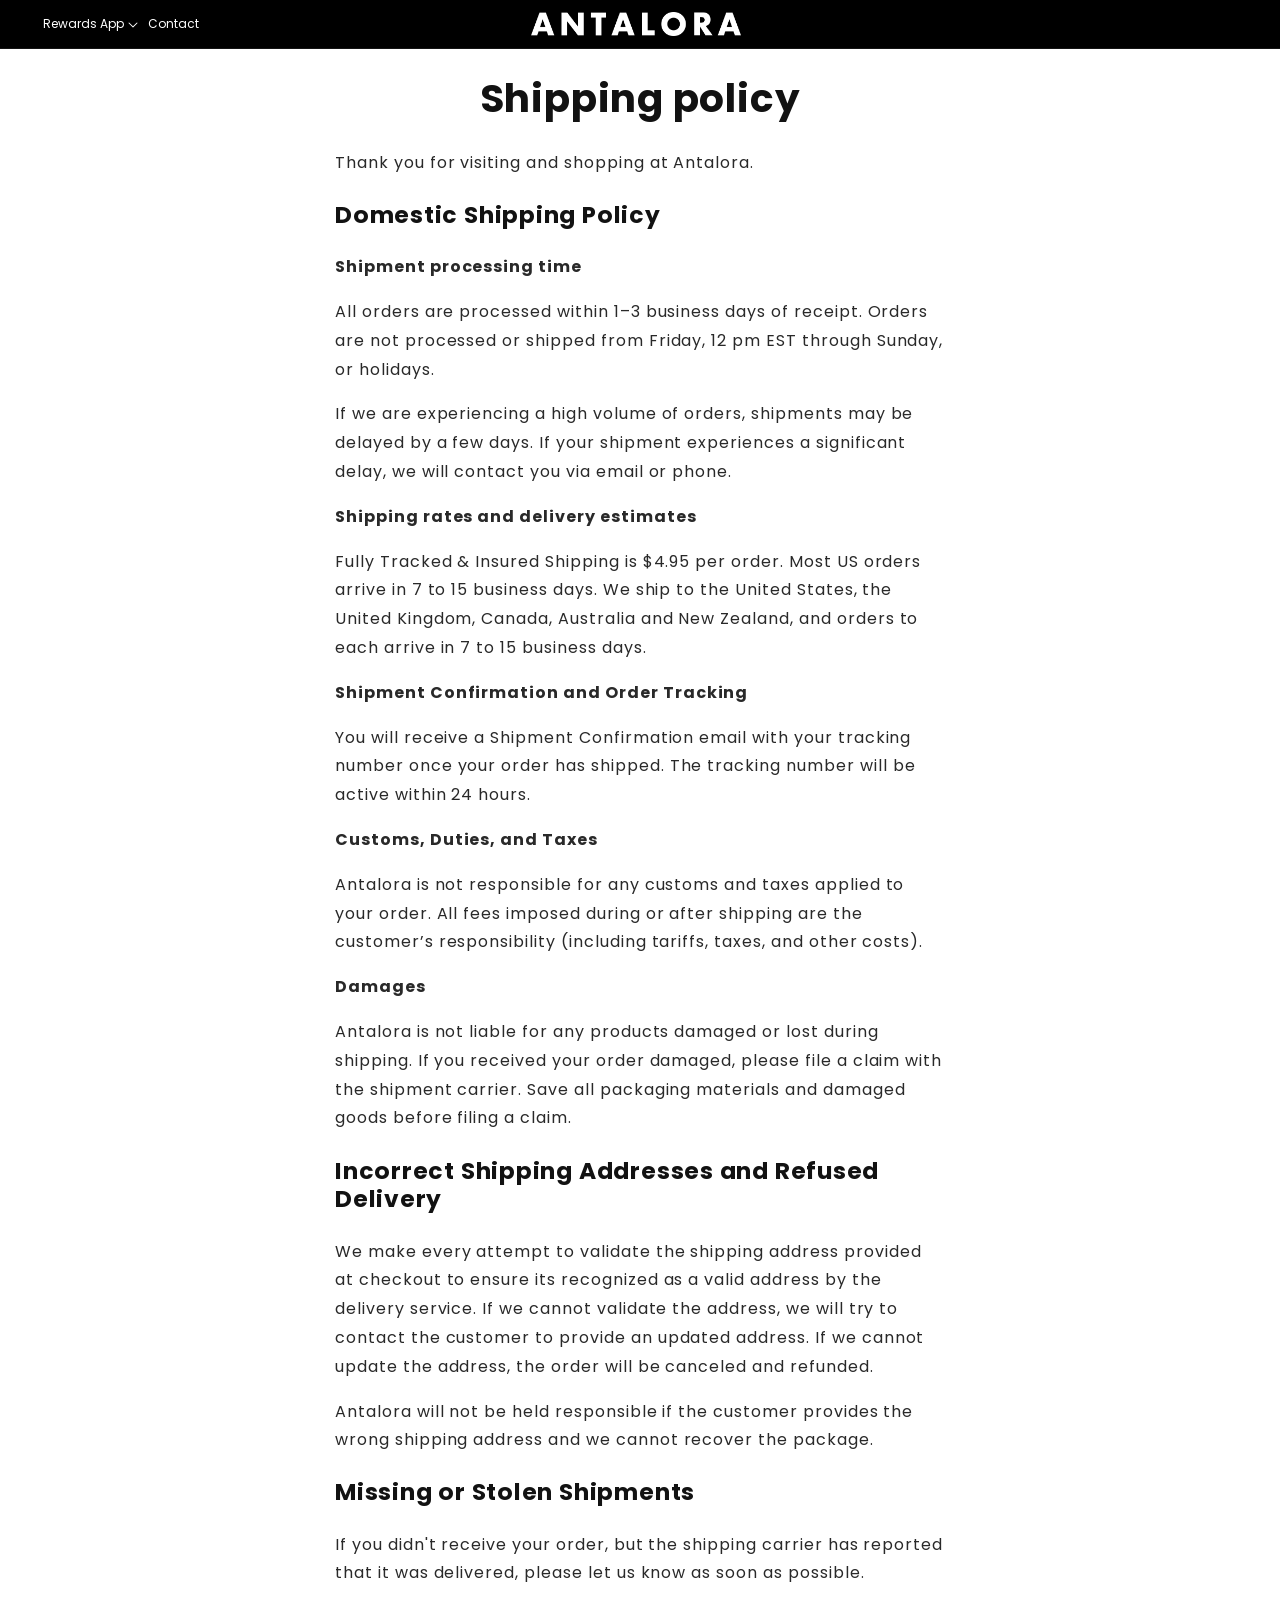
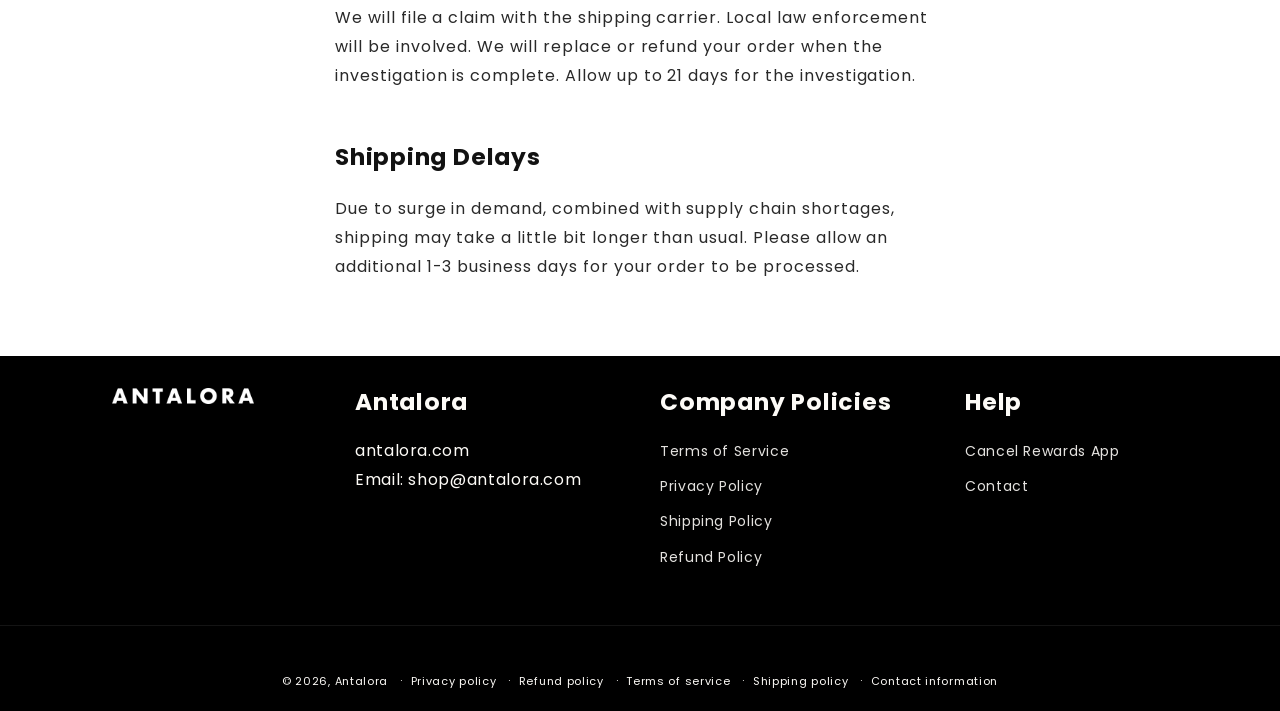
<file: policies/shipping-policy/index.html>
<!DOCTYPE html>
<html class="js" lang="en"><head><meta charset="utf-8"/><meta content="width=device-width, initial-scale=1" name="viewport"/><link data-precedence="default" href="/sx/pol_shipping.css" rel="stylesheet"/><title>Shipping policy – Antalora</title><meta content="noindex,follow" name="robots"/><meta content="https://antalora.com/policies/shipping-policy" property="og:url"/><meta content="Antalora" property="og:site_name"/><meta content="Antalora shipping policy." name="description"/><meta content="Shipping policy – Antalora" property="og:title"/><meta content="Antalora shipping policy." property="og:description"/><meta content="website" property="og:type"/><meta content="light" name="color-scheme"/><link href="https://antalora.com/policies/shipping-policy" rel="canonical"/><link href="/os/brand/favicon.png" rel="icon" sizes="192x192" type="image/png"/><link href="/os/brand/favicon.png" rel="apple-touch-icon" sizes="192x192"/><style>@media (max-width:999px){html:not([data-rdy]) .lz{display:none!important}}</style></head><body><!--$--><div class="gradient link-btns--glow action-btns--glow" style="--header-height:97px;--screen-height:900px"><a class="skip-to-content-link button visually-hidden" href="/">
      Skip to content
    </a>
<div class="shopify-section shopify-section-group-header-group section-header" id="shopify-section-sections--19456415957045__header">
<svg class="hidden" xmlns="http://www.w3.org/2000/svg">
<symbol fill="none" id="icon-search" viewbox="0 0 18 19">
<path clip-rule="evenodd" d="M11.03 11.68A5.784 5.784 0 112.85 3.5a5.784 5.784 0 018.18 8.18zm.26 1.12a6.78 6.78 0 11.72-.7l5.4 5.4a.5.5 0 11-.71.7l-5.41-5.4z" fill="currentColor" fill-rule="evenodd"></path>
</symbol>
<symbol class="icon icon-close" fill="none" id="icon-reset" stroke="currentColor" viewbox="0 0 18 18">
<circle cx="9" cy="9" r="8.5" stroke-opacity="0.2"></circle>
<path d="M6.82972 6.82915L1.17193 1.17097" stroke-linecap="round" stroke-linejoin="round" transform="translate(5 5)"></path>
<path d="M1.22896 6.88502L6.77288 1.11523" stroke-linecap="round" stroke-linejoin="round" transform="translate(5 5)"></path>
</symbol>
<symbol class="icon icon-close" fill="none" id="icon-close" viewbox="0 0 18 17">
<path d="M.865 15.978a.5.5 0 00.707.707l7.433-7.431 7.579 7.282a.501.501 0 00.846-.37.5.5 0 00-.153-.351L9.712 8.546l7.417-7.416a.5.5 0 10-.707-.708L8.991 7.853 1.413.573a.5.5 0 10-.693.72l7.563 7.268-7.418 7.417z" fill="currentColor">
</path></symbol>
</svg>
<style>.section-header .header-wrapper,.section-header .menu-drawer,.section-header .menu-drawer__submenu,.section-header .header__submenu{--color-foreground:255,255,255;--color-background:0,0,0;--gradient-background:#000000;background:#000000;color:#fff}.section-header .header__menu-item,.section-header .header__icon,.section-header .menu-drawer__menu-item,.section-header .menu-drawer__close-button,.section-header .menu-drawer__title{color:#fff}.section-header .header__heading-logo{filter:brightness(0) invert(1)}.section-header .header__submenu{border-color:rgba(255,255,255,.18);width:max-content;min-width:20rem}.section-header .header__inline-menu .header__menu-item{white-space:nowrap}@media (min-width:1200px){.section-header .header__inline-menu .list-menu--inline{flex-wrap:nowrap}.section-header .header .header__heading-link{max-width:21rem}.section-header .header__inline-menu .header__menu-item--main{padding-left:.5rem;padding-right:.5rem;font-size:1.2rem;letter-spacing:0}.section-header .header__inline-menu details>.header__menu-item--main{padding-right:1.9rem}.section-header .header__inline-menu details>.header__menu-item--main .icon-caret{right:.5rem}}@media (min-width:1366px){.section-header .header__inline-menu .header__menu-item--main{padding-left:.7rem;padding-right:.7rem;font-size:1.3rem;letter-spacing:.02rem}.section-header .header__inline-menu details>.header__menu-item--main{padding-right:2.2rem}.section-header .header__inline-menu details>.header__menu-item--main .icon-caret{right:.6rem}}@media (min-width:1440px){.section-header .header__inline-menu .header__menu-item--main{padding-left:.75rem;padding-right:.75rem;font-size:1.35rem;letter-spacing:.03rem}.section-header .header__inline-menu details>.header__menu-item--main{padding-right:2.3rem}}</style><sticky-header class="header-wrapper color-background-1 gradient header-wrapper--border-bottom" data-sticky-type="on-scroll-up">
<header class="header header--middle-center header--mobile-center page-width header--has-menu"><header-drawer data-breakpoint="tablet" data-desktop-type="dropdown">
<details class="menu-drawer-container" id="Details-menu-drawer-container">
<summary aria-controls="menu-drawer" aria-expanded="false" aria-label="Menu" class="header__icon header__icon--menu header__icon--summary link focus-inset" role="button">
<span>
<svg aria-hidden="true" class="icon icon-hamburger" fill="none" focusable="false" viewbox="0 0 18 16" xmlns="http://www.w3.org/2000/svg">
<path d="M1 .5a.5.5 0 100 1h15.71a.5.5 0 000-1H1zM.5 8a.5.5 0 01.5-.5h15.71a.5.5 0 010 1H1A.5.5 0 01.5 8zm0 7a.5.5 0 01.5-.5h15.71a.5.5 0 010 1H1a.5.5 0 01-.5-.5z" fill="currentColor">
</path></svg>
<svg aria-hidden="true" class="icon icon-close" fill="none" focusable="false" viewbox="0 0 18 17" xmlns="http://www.w3.org/2000/svg">
<path d="M.865 15.978a.5.5 0 00.707.707l7.433-7.431 7.579 7.282a.501.501 0 00.846-.37.5.5 0 00-.153-.351L9.712 8.546l7.417-7.416a.5.5 0 10-.707-.708L8.991 7.853 1.413.573a.5.5 0 10-.693.72l7.563 7.268-7.418 7.417z" fill="currentColor">
</path></svg>
</span>
</summary>
<div class="gradient menu-drawer motion-reduce color-background-1" id="menu-drawer" tabindex="-1">
<div class="menu-drawer__inner-container">
<div class="menu-drawer__mobile-content menu-drawer__title-and-close-btn">
<h3 class="menu-drawer__title">Menu</h3>
<button class="menu-drawer__close-btn menu-drawer__close-menu-btn header__icon header__icon--menu header__icon--summary link focus-inset">
<svg aria-hidden="true" class="icon icon-close" fill="none" focusable="false" viewbox="0 0 18 17" xmlns="http://www.w3.org/2000/svg">
<path d="M.865 15.978a.5.5 0 00.707.707l7.433-7.431 7.579 7.282a.501.501 0 00.846-.37.5.5 0 00-.153-.351L9.712 8.546l7.417-7.416a.5.5 0 10-.707-.708L8.991 7.853 1.413.573a.5.5 0 10-.693.72l7.563 7.268-7.418 7.417z" fill="currentColor">
</path></svg>
</button>
</div>
<div class="menu-drawer__navigation-container">
<nav class="menu-drawer__navigation">
<ul class="menu-drawer__menu has-submenu list-menu" role="list"><li class="lz"><details id="Details-menu-drawer-menu-item-3"><summary class="menu-drawer__menu-item list-menu__item link link--text focus-inset">Rewards App<svg aria-hidden="true" class="icon icon-arrow" fill="none" focusable="false" viewbox="0 0 14 10" xmlns="http://www.w3.org/2000/svg"><path clip-rule="evenodd" d="M8.537.808a.5.5 0 01.817-.162l4 4a.5.5 0 010 .708l-4 4a.5.5 0 11-.708-.708L11.793 5.5H1a.5.5 0 010-1h10.793L8.646 1.354a.5.5 0 01-.109-.546z" fill="currentColor" fill-rule="evenodd"></path></svg><svg aria-hidden="true" class="icon icon-caret" focusable="false" viewbox="0 0 10 6"><path clip-rule="evenodd" d="M9.354.646a.5.5 0 00-.708 0L5 4.293 1.354.646a.5.5 0 00-.708.708l4 4a.5.5 0 00.708 0l4-4a.5.5 0 000-.708z" fill="currentColor" fill-rule="evenodd"></path></svg></summary><div class="menu-drawer__submenu has-submenu gradient motion-reduce" id="link-rewards-app" tabindex="-1"><div class="menu-drawer__inner-submenu"><button aria-expanded="true" class="menu-drawer__close-button link link--text focus-inset"><svg aria-hidden="true" class="icon icon-arrow" fill="none" focusable="false" viewbox="0 0 14 10" xmlns="http://www.w3.org/2000/svg"><path clip-rule="evenodd" d="M8.537.808a.5.5 0 01.817-.162l4 4a.5.5 0 010 .708l-4 4a.5.5 0 11-.708-.708L11.793 5.5H1a.5.5 0 010-1h10.793L8.646 1.354a.5.5 0 01-.109-.546z" fill="currentColor" fill-rule="evenodd"></path></svg>Rewards App</button><ul class="menu-drawer__menu list-menu" role="list" tabindex="-1"><li><a class="menu-drawer__menu-item link link--text list-menu__item focus-inset" href="mailto:shop@antalora.com?subject=Cancel%20Rewards%20App">Cancel Rewards App</a></li></ul></div></div></details></li><li><a class="menu-drawer__menu-item list-menu__item link link--text focus-inset" href="/">Contact</a></li></ul>
</nav>
<div class="menu-drawer__utility-links"><ul class="list list-social list-unstyled" role="list"></ul>
</div>
</div>
</div>
</div>
</details>
</header-drawer>
<nav class="header__inline-menu">
<ul class="list-menu list-menu--inline" role="list"><li class="lz"><header-menu><details id="Details-HeaderMenu-3"><summary class="header__menu-item header__menu-item--main list-menu__item link focus-inset"><span>Rewards App</span><svg aria-hidden="true" class="icon icon-caret" focusable="false" viewbox="0 0 10 6"><path clip-rule="evenodd" d="M9.354.646a.5.5 0 00-.708 0L5 4.293 1.354.646a.5.5 0 00-.708.708l4 4a.5.5 0 00.708 0l4-4a.5.5 0 000-.708z" fill="currentColor" fill-rule="evenodd"></path></svg></summary><ul class="header__submenu list-menu list-menu--disclosure gradient caption-large motion-reduce global-settings-popup" id="HeaderMenu-MenuList-3" role="list" tabindex="-1"><li><a class="header__menu-item list-menu__item link link--text focus-inset caption-large" href="mailto:shop@antalora.com?subject=Cancel%20Rewards%20App">Cancel Rewards App</a></li></ul></details></header-menu></li><li><a class="header__menu-item header__menu-item--main list-menu__item link link--text focus-inset" href="/"><span>Contact</span></a></li></ul>
</nav>
<a class="header__heading-link link link--text focus-inset media media--transparent ratio" href="/" style="--ratio-percent: 11.17%"><img alt="Antalora" class="header__heading-logo header__heading-logo--main" height="31" src="/os/brand/antalora-wordmark.png" width="200"/>
</a><div class="header__icons">

</div>
</header>
</sticky-header>
</div>
<main class="content-for-layout focus-none" id="MainContent" role="main" tabindex="-1">
<div class="shopify-policy__container">
<div class="shopify-policy__title">
<h1>Shipping policy</h1>
</div>
<div class="shopify-policy__body">
<div class="rte">
<p><span style="font-weight:400;">Thank you for visiting and shopping at<span> Antalora</span>.</span></p>
<h3><b>Domestic Shipping Policy</b></h3>
<p><b>Shipment processing time</b></p>
<p><span style="font-weight:400;">All orders are processed within 1–3 business days of receipt. Orders are not processed or shipped from Friday, 12 pm EST through Sunday, or holidays.</span></p>
<p><span style="font-weight:400;">If we are experiencing a high volume of orders, shipments may be delayed by a few days. If your shipment experiences a significant delay, we will contact you via email or phone.</span></p>
<p><b>Shipping rates and delivery estimates</b></p>
<p><span style="font-weight:400;">Fully Tracked &amp; Insured Shipping is $4.95 per order. Most US orders arrive in 7 to 15 business days. We ship to the United States, the United Kingdom, Canada, Australia and New Zealand, and orders to each arrive in 7 to 15 business days.</span></p>
<p><b>Shipment Confirmation and Order Tracking</b></p>
<p><span style="font-weight:400;">You will receive a Shipment Confirmation email with your tracking number once your order has shipped. The tracking number will be active within 24 hours.</span></p>
<p><b>Customs, Duties, and Taxes</b></p>
<p><span style="font-weight:400;"><span>Antalora </span>is not responsible for any customs and taxes applied to your order. All fees imposed during or after shipping are the customer’s responsibility (including tariffs, taxes, and other costs).</span></p>
<p><b>Damages</b></p>
<p><span style="font-weight:400;"><span>Antalora </span>is not liable for any products damaged or lost during shipping. If you received your order damaged, please file a claim with the shipment carrier. Save all packaging materials and damaged goods before filing a claim.</span><b></b></p>
<h3><b>Incorrect Shipping Addresses and Refused Delivery</b></h3>
<p><span style="font-weight:400;">We make every attempt to validate the shipping address provided at checkout to ensure its recognized as a valid address by the delivery service. If we cannot validate the address, we will try to contact the customer to provide an updated address. If we cannot update the address, the order will be canceled and refunded.</span></p>
<p><span style="font-weight:400;">Antalora will not be held responsible if the customer provides the wrong shipping address and we cannot recover the package.</span></p>
<h3><b>Missing or Stolen Shipments</b></h3>
<p><span style="font-weight:400;">If you didn't receive your order, but the shipping carrier has reported that it was delivered, please let us know as soon as possible.</span></p>
<p><span style="font-weight:400;">We will file a claim with the shipping carrier. Local law enforcement will be involved. We will replace or refund your order when the investigation is complete. Allow up to 21 days for the investigation.</span></p>
<h3><span style="font-weight:400;"><br/><strong>Shipping Delays</strong></span></h3>
<p>Due to surge in demand, combined with supply chain shortages, shipping may take a little bit longer than usual. Please allow an additional 1-3 business days for your order to be processed. </p>
<p> </p>
</div>
</div>
</div>
</main>
<div class="shopify-section shopify-section-group-footer-group" id="shopify-section-sections--19456415924277__footer">
<footer class="footer antalora-store-footer">
<style>
.antalora-store-footer {
  --color-foreground: 253, 251, 247;
  --color-background: 0, 0, 0;
  --grid-desktop-horizontal-spacing: 40px;
  --grid-mobile-horizontal-spacing: 20px;
  --font-heading-scale: 1.3;
  margin: 0;
  padding: 0 0 20px;
  background: #000000;
  color: #fdfbf7;
  font-family: Poppins, sans-serif;
  font-size: 16px;
  font-style: normal;
  font-weight: 400;
  line-height: 1.8;
  letter-spacing: .04em;
}
.antalora-store-footer .store-footer-main { padding-top: 32px; border-bottom: 1px solid rgba(253,251,247,.08); }
.antalora-store-footer .page-width { max-width: 1400px; margin: 0 auto; padding-left: 50px; padding-right: 50px; }
.antalora-store-footer .footer-block__heading { color: #fdfbf7; font-family: Poppins, sans-serif; font-weight: 700; }
.antalora-store-footer .rte a,
.antalora-store-footer .rte a:visited,
.antalora-store-footer .rte a:hover { color: #fdfbf7; }
.antalora-store-footer .footer-block__image-wrapper { max-width: min(100%, 142px); border: 0; border-radius: 0; }
.antalora-store-footer .footer-block__image-wrapper img { width: 100%; height: auto; border-radius: 0; filter: brightness(0) invert(1); }
.antalora-store-footer .footer__content-bottom { border-top: 0; }
@media screen and (max-width: 749px) {
  .antalora-store-footer { padding-bottom: 15px; font-size: 15px; }
  .antalora-store-footer .store-footer-main { padding-top: 24px; }
  .antalora-store-footer .page-width { padding-left: 15px; padding-right: 15px; }
}
</style>
<div class="store-footer-main">
<div class="footer__content-top page-width"><div class="footer__blocks-wrapper grid">
<div class="footer-block grid__item footer-block--desktop-3 footer-block--mobile-2">
<div class="footer-block__details-content footer-block-image center"><div class="footer-block__image-wrapper global-media-settings">
<img alt="Antalora" height="176" loading="lazy" src="/os/brand/antalora-wordmark.png" width="1576"/>
</div></div>
</div>
<div class="footer-block grid__item footer-block--desktop-3 footer-block--mobile-2">
<h2 class="footer-block__heading">Antalora</h2>
<div class="footer-block__details-content rte"><p><a href="https://antalora.com">antalora.com</a><br/>Email: shop@antalora.com</p></div>
</div>
<div class="footer-block grid__item footer-block--menu footer-block--desktop-3 footer-block--mobile-2">
<h2 class="footer-block__heading">Company Policies</h2>
<ul class="footer-block__details-content list-unstyled">
<li><a class="link link--text list-menu__item list-menu__item--link" href="/policies/terms-of-service">Terms of Service</a></li>
<li><a class="link link--text list-menu__item list-menu__item--link" href="/policies/privacy-policy">Privacy Policy</a></li>
<li><a class="link link--text list-menu__item list-menu__item--link" href="/policies/shipping-policy">Shipping Policy</a></li>
<li><a class="link link--text list-menu__item list-menu__item--link" href="/policies/refund-policy">Refund Policy</a></li>

</ul>
</div>
<div class="footer-block grid__item footer-block--menu footer-block--desktop-3 footer-block--mobile-2">
<h2 class="footer-block__heading">Help</h2>
<ul class="footer-block__details-content list-unstyled">
<li class="lz"><a class="link link--text list-menu__item list-menu__item--link" href="mailto:shop@antalora.com?subject=Cancel%20Rewards%20App">Cancel Rewards App</a></li>

<li><a class="link link--text list-menu__item list-menu__item--link" href="/">Contact</a></li>

</ul>
</div>
</div></div>
</div>
<div class="footer__content-bottom">
<div class="footer__content-bottom-wrapper page-width"><div class="footer__column footer__localization isolate"></div><div class="footer__column footer__column--info"></div></div>
<div class="footer__content-bottom-wrapper page-width"><div class="footer__copyright caption">
<small class="copyright__content">© 2026, <a href="/">Antalora</a></small>
<ul class="policies list-unstyled">
<li><small class="copyright__content"><a href="/policies/privacy-policy">Privacy policy</a></small></li>
<li><small class="copyright__content"><a href="/policies/refund-policy">Refund policy</a></small></li>
<li><small class="copyright__content"><a href="/policies/terms-of-service">Terms of service</a></small></li>
<li><small class="copyright__content"><a href="/policies/shipping-policy">Shipping policy</a></small></li>
<li><small class="copyright__content"><a href="/policies/contact-information">Contact information</a></small></li>
</ul>
</div></div>
</div>
</footer>
</div>
<ul hidden="">
<li id="a11y-refresh-page-message">Choosing a selection results in a full page refresh.</li>
<li id="a11y-new-window-message">Opens in a new window.</li>
</ul>
<div class="shopify-block shopify-app-block" id="shopify-block-ANGtrVkhGc2dNU1FHT__1143683040400472741">
</div><div class="shopify-block shopify-app-block" id="shopify-block-AbmR4ZVhWZXJvS2NJQ__2786716548061469553">
</div><div class="shopify-block shopify-app-block" id="shopify-block-Aa3VDWldqR2hLcjJYa__17931597366502870179">
</div>
<style>main .rte a,main .rte span{overflow-wrap:anywhere}@media (min-width:750px) and (max-width:989px){.card__heading,.card__heading a{font-size:1.25rem;letter-spacing:0;word-break:normal;overflow-wrap:normal}.icon-with-text .h4{font-size:1.15rem;letter-spacing:0;word-break:normal;overflow-wrap:normal}}@media (min-width:990px) and (max-width:1199px){.header__inline-menu .header__menu-item{padding-left:.7rem;padding-right:.7rem;font-size:1.25rem;letter-spacing:.02em;white-space:nowrap}}</style></div><!--/$--></body></html>
</file>
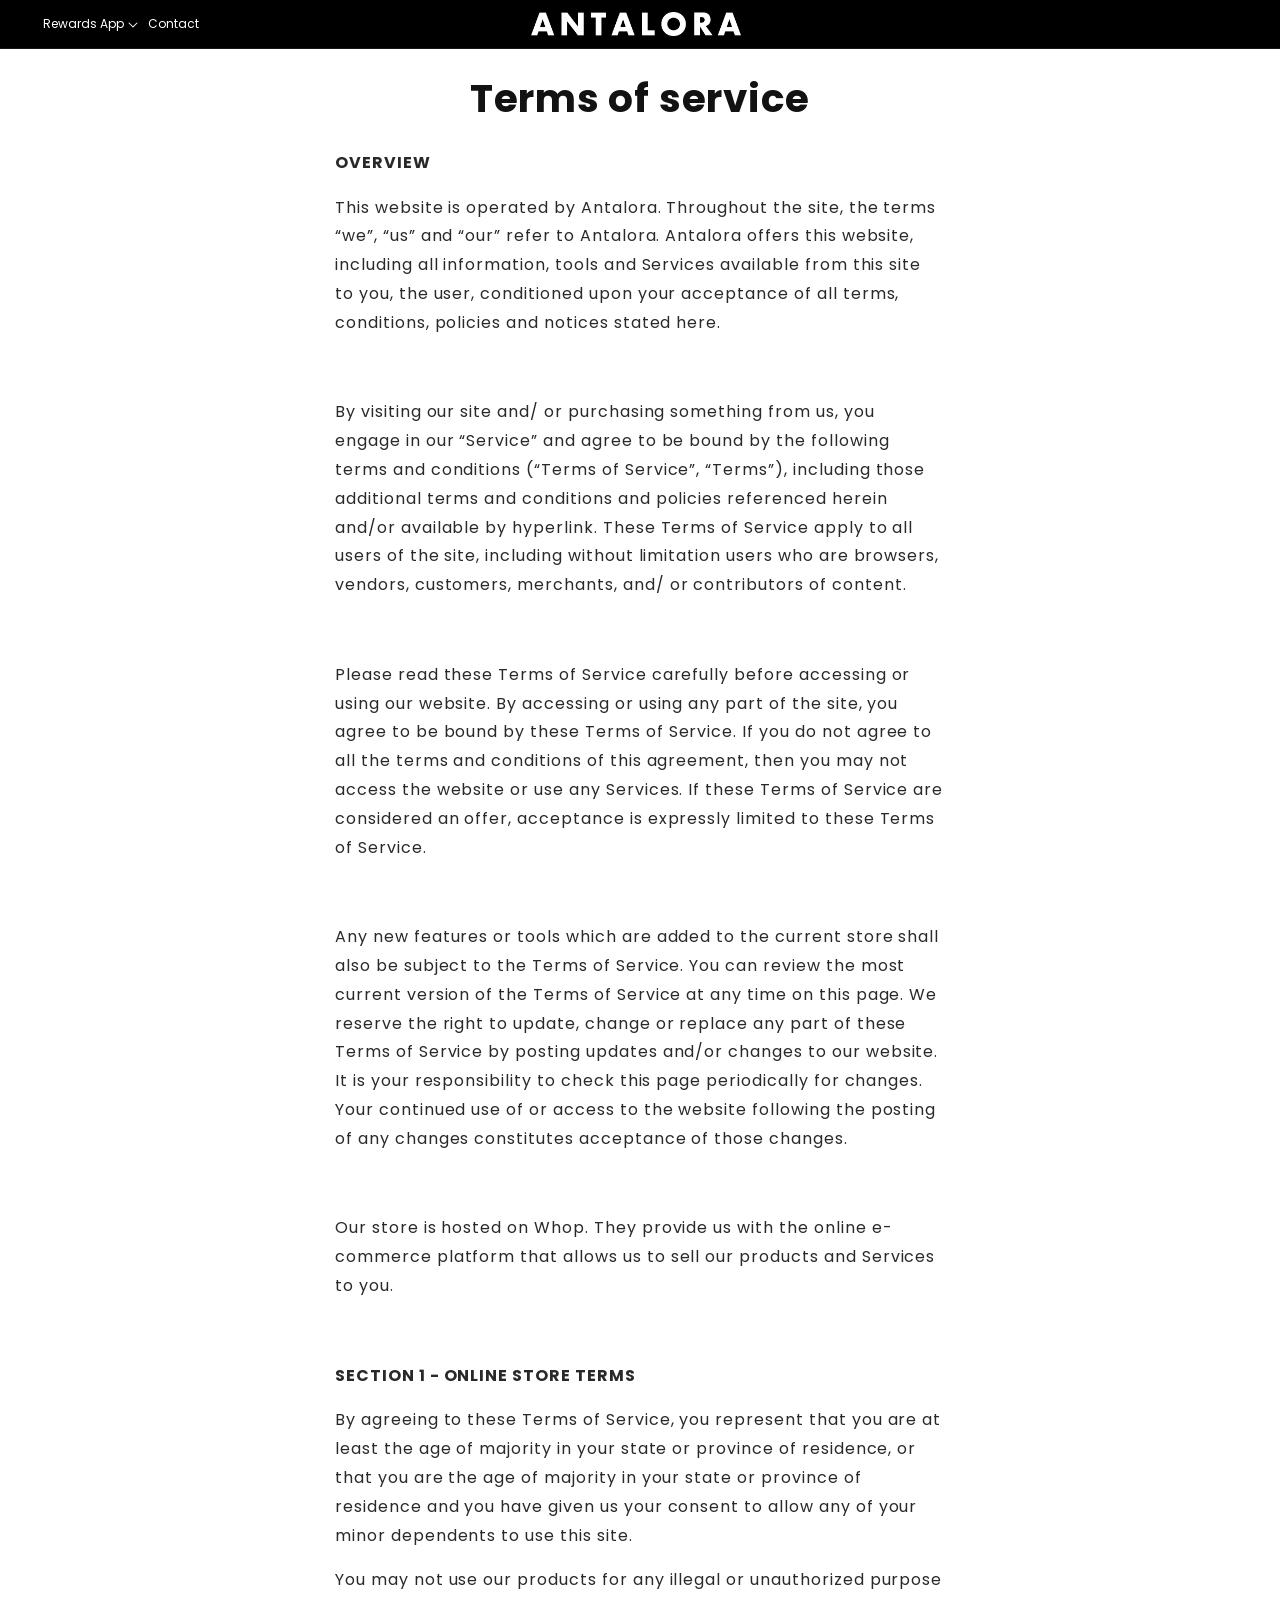
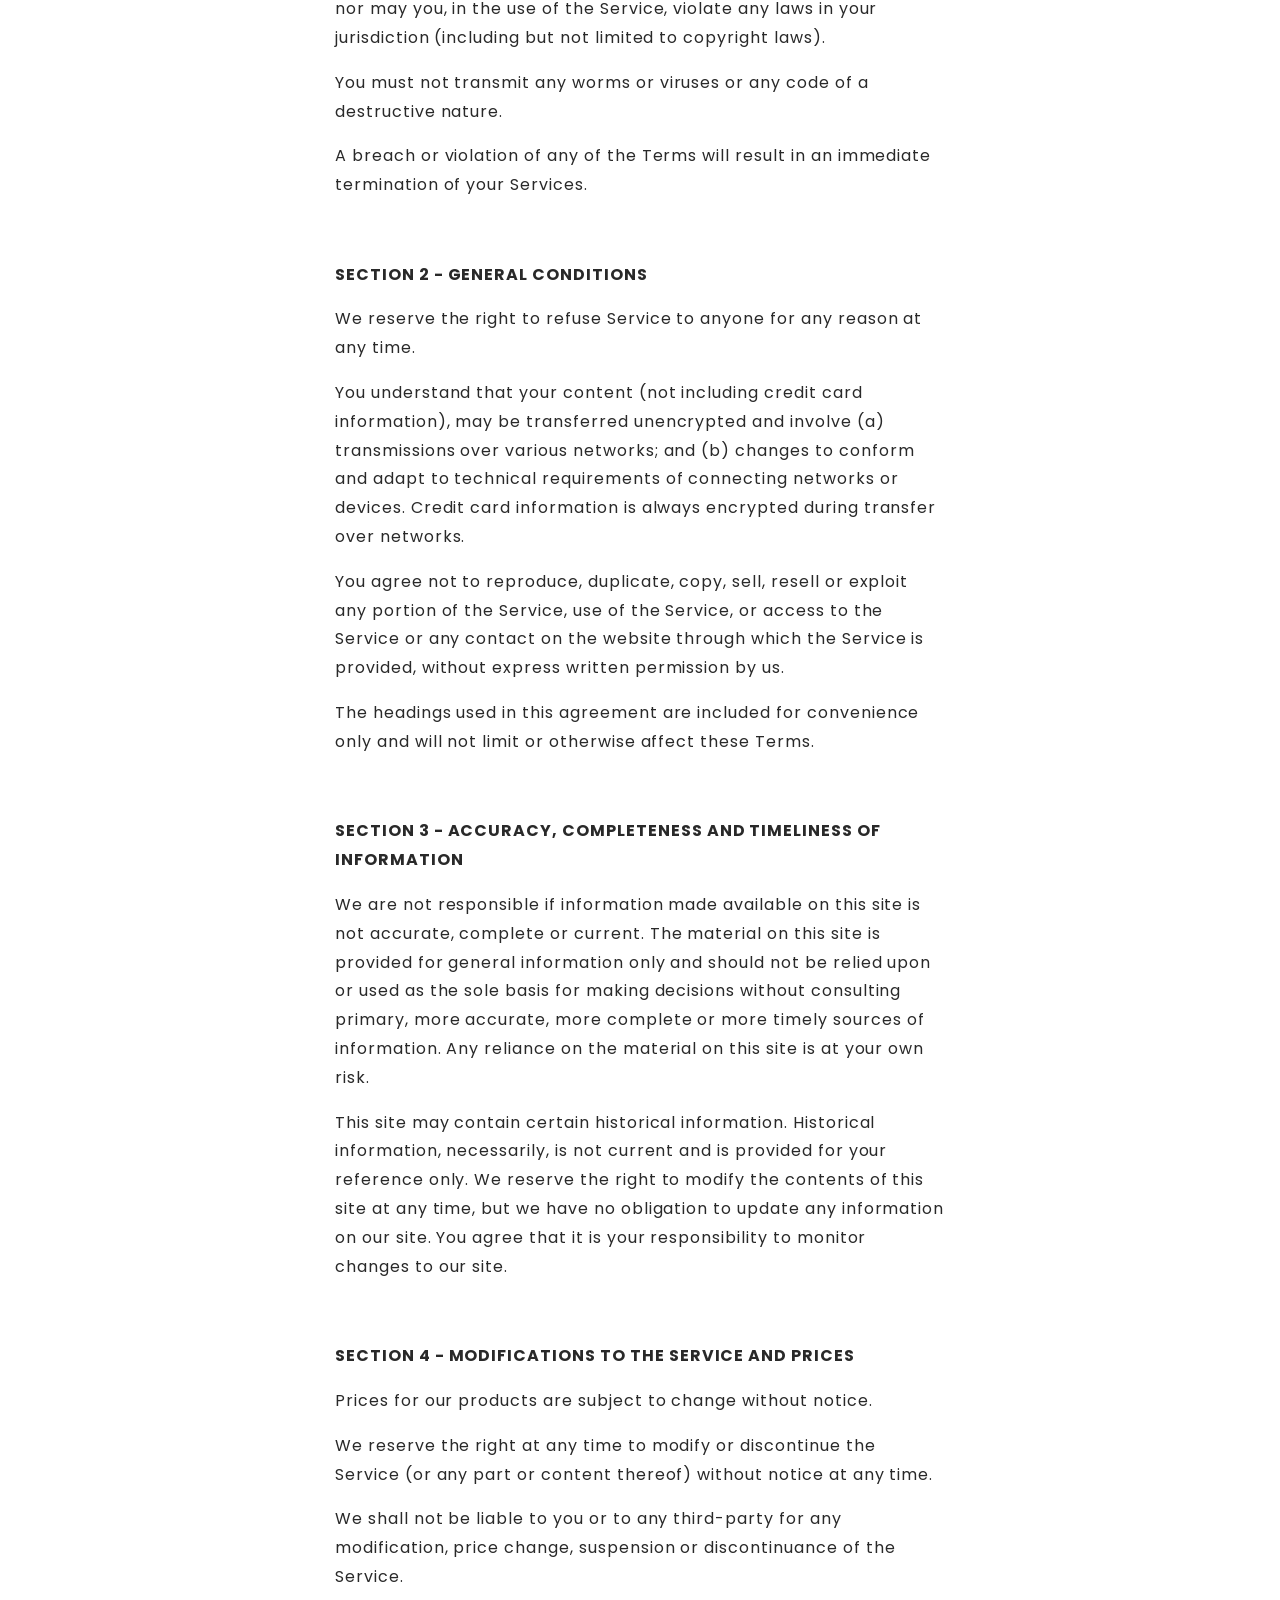
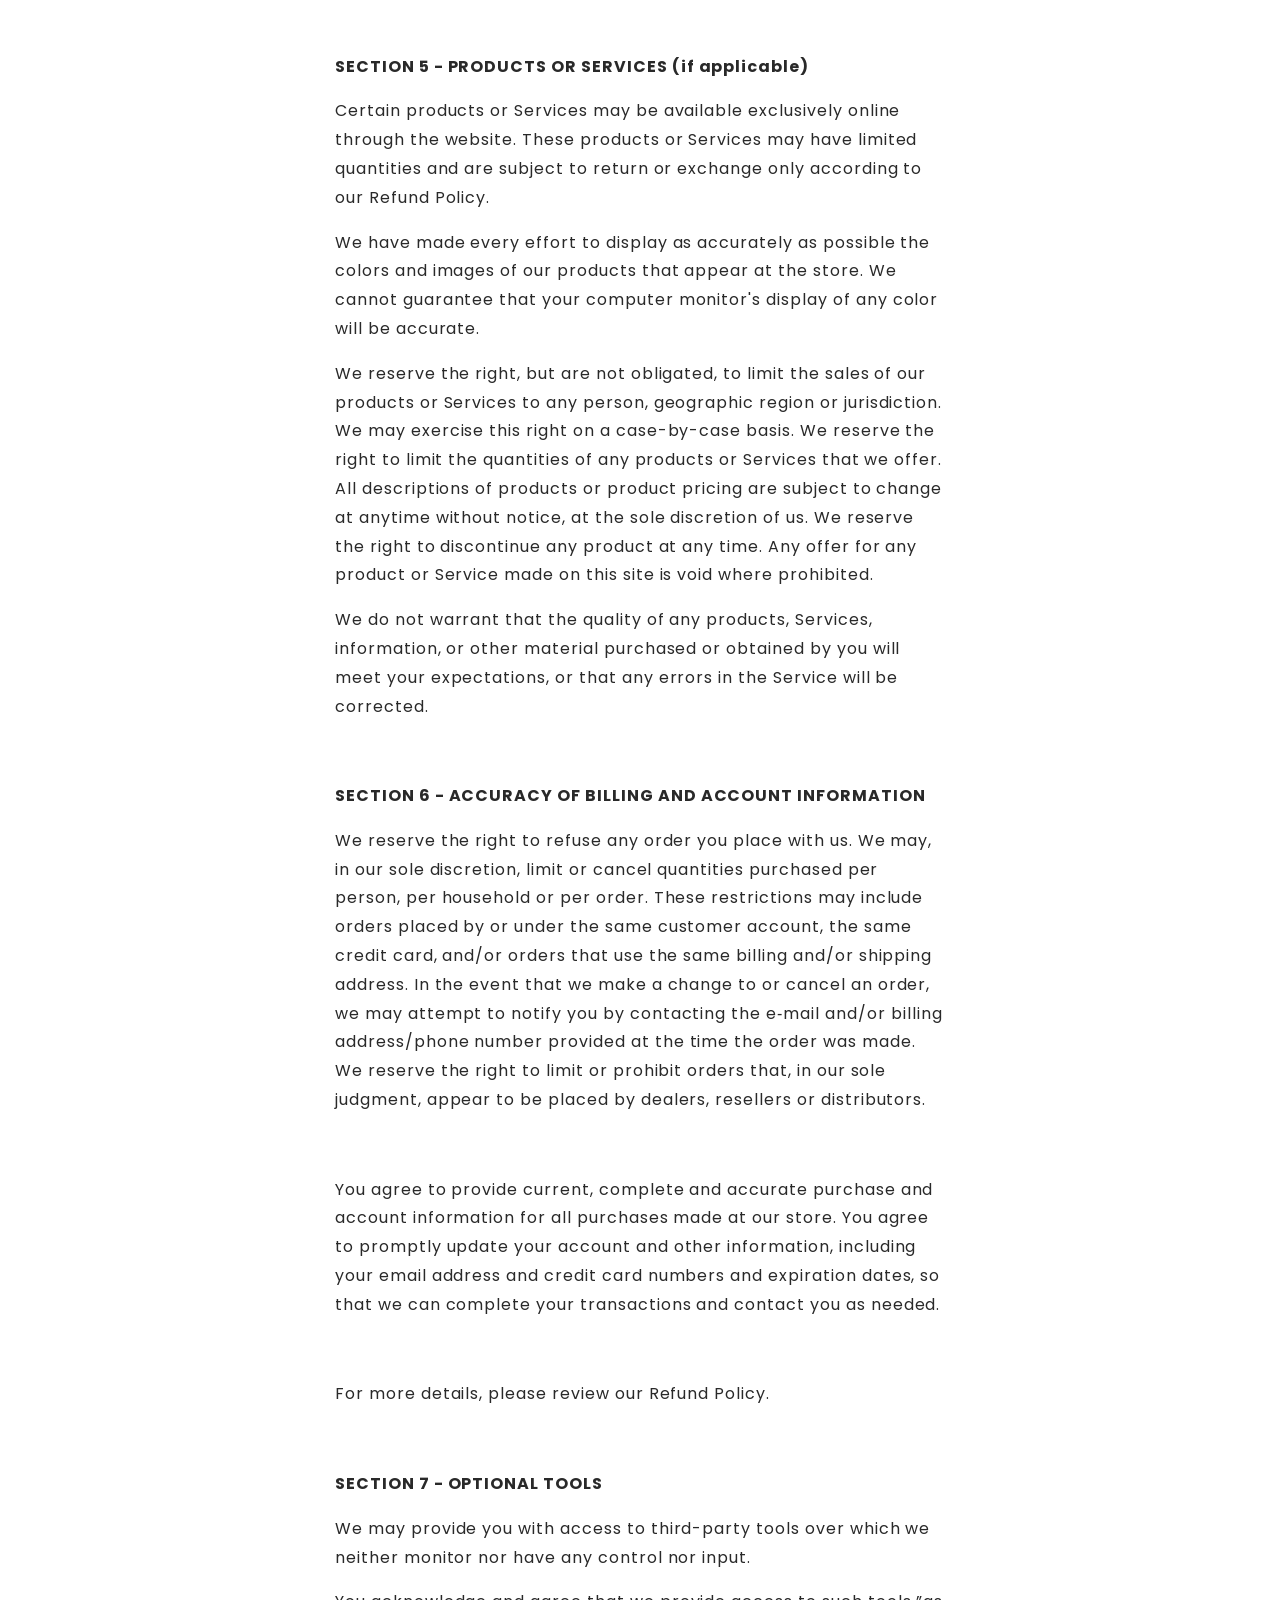
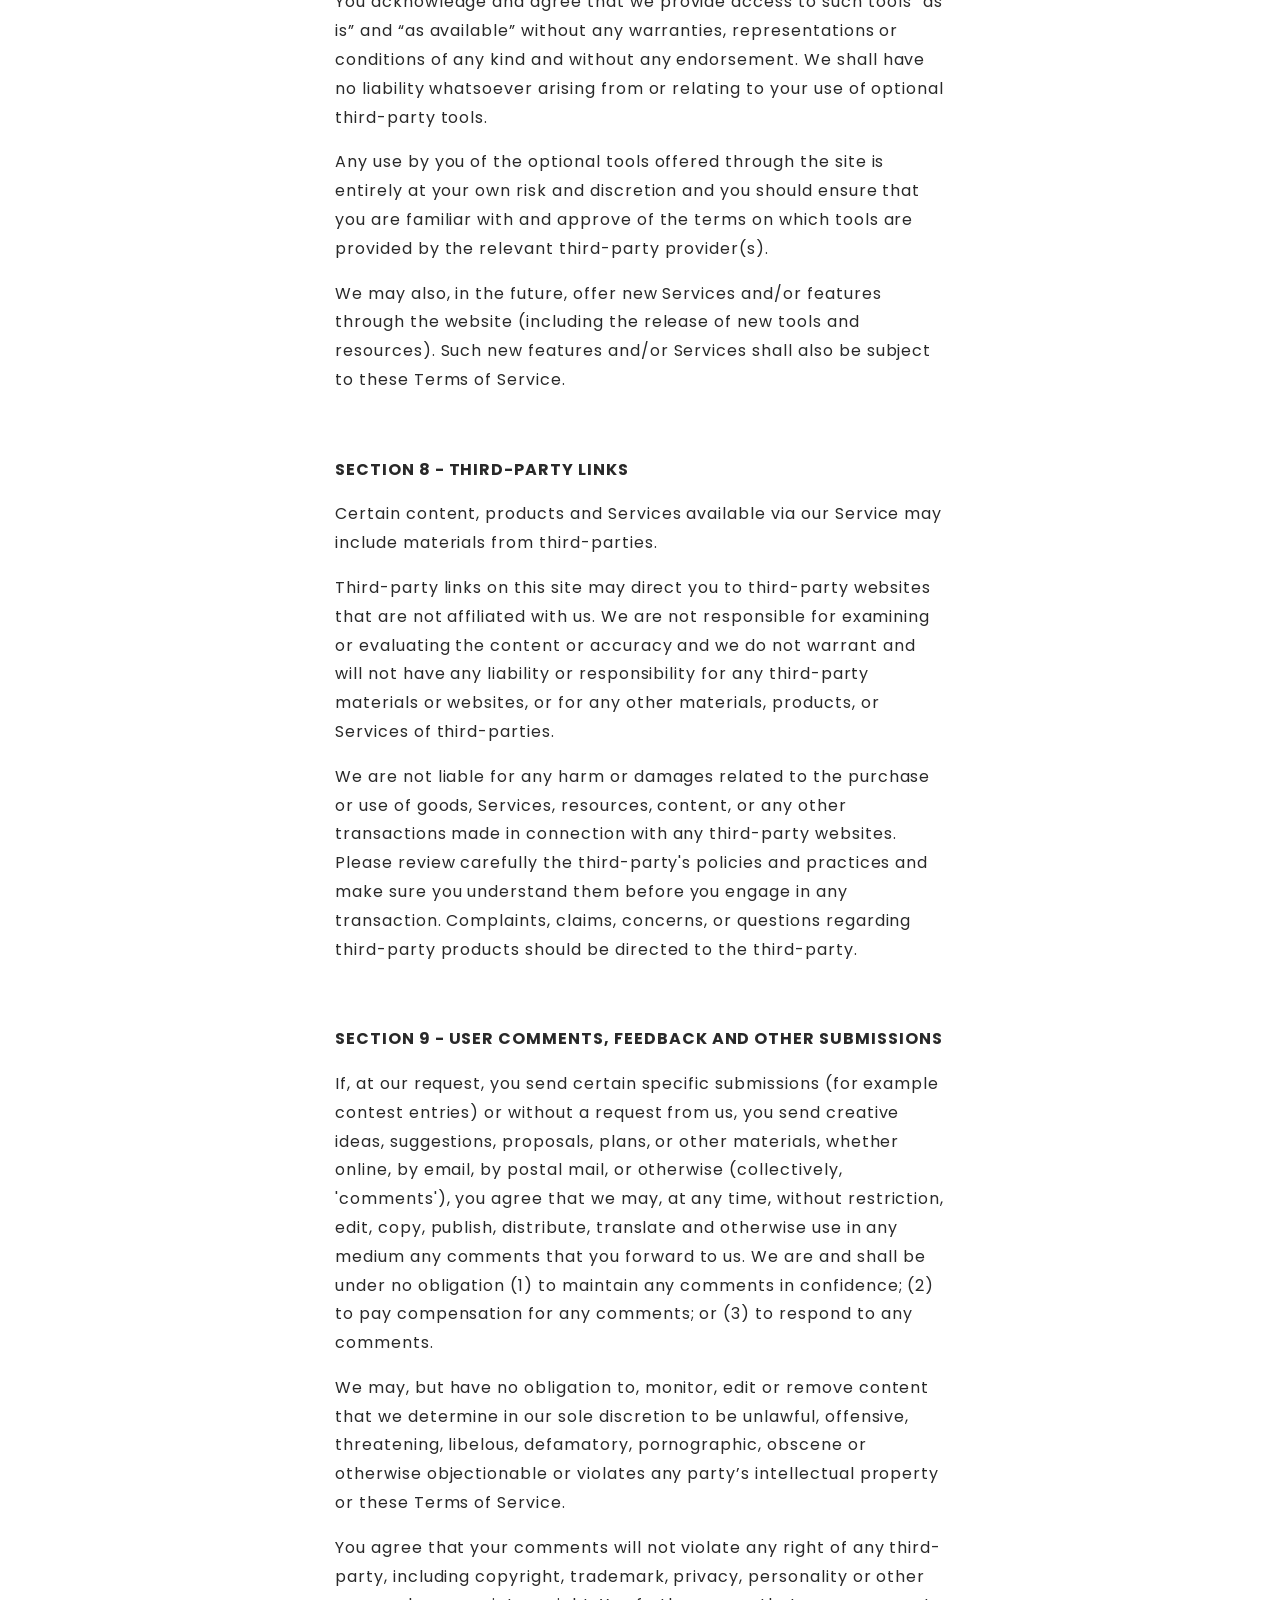
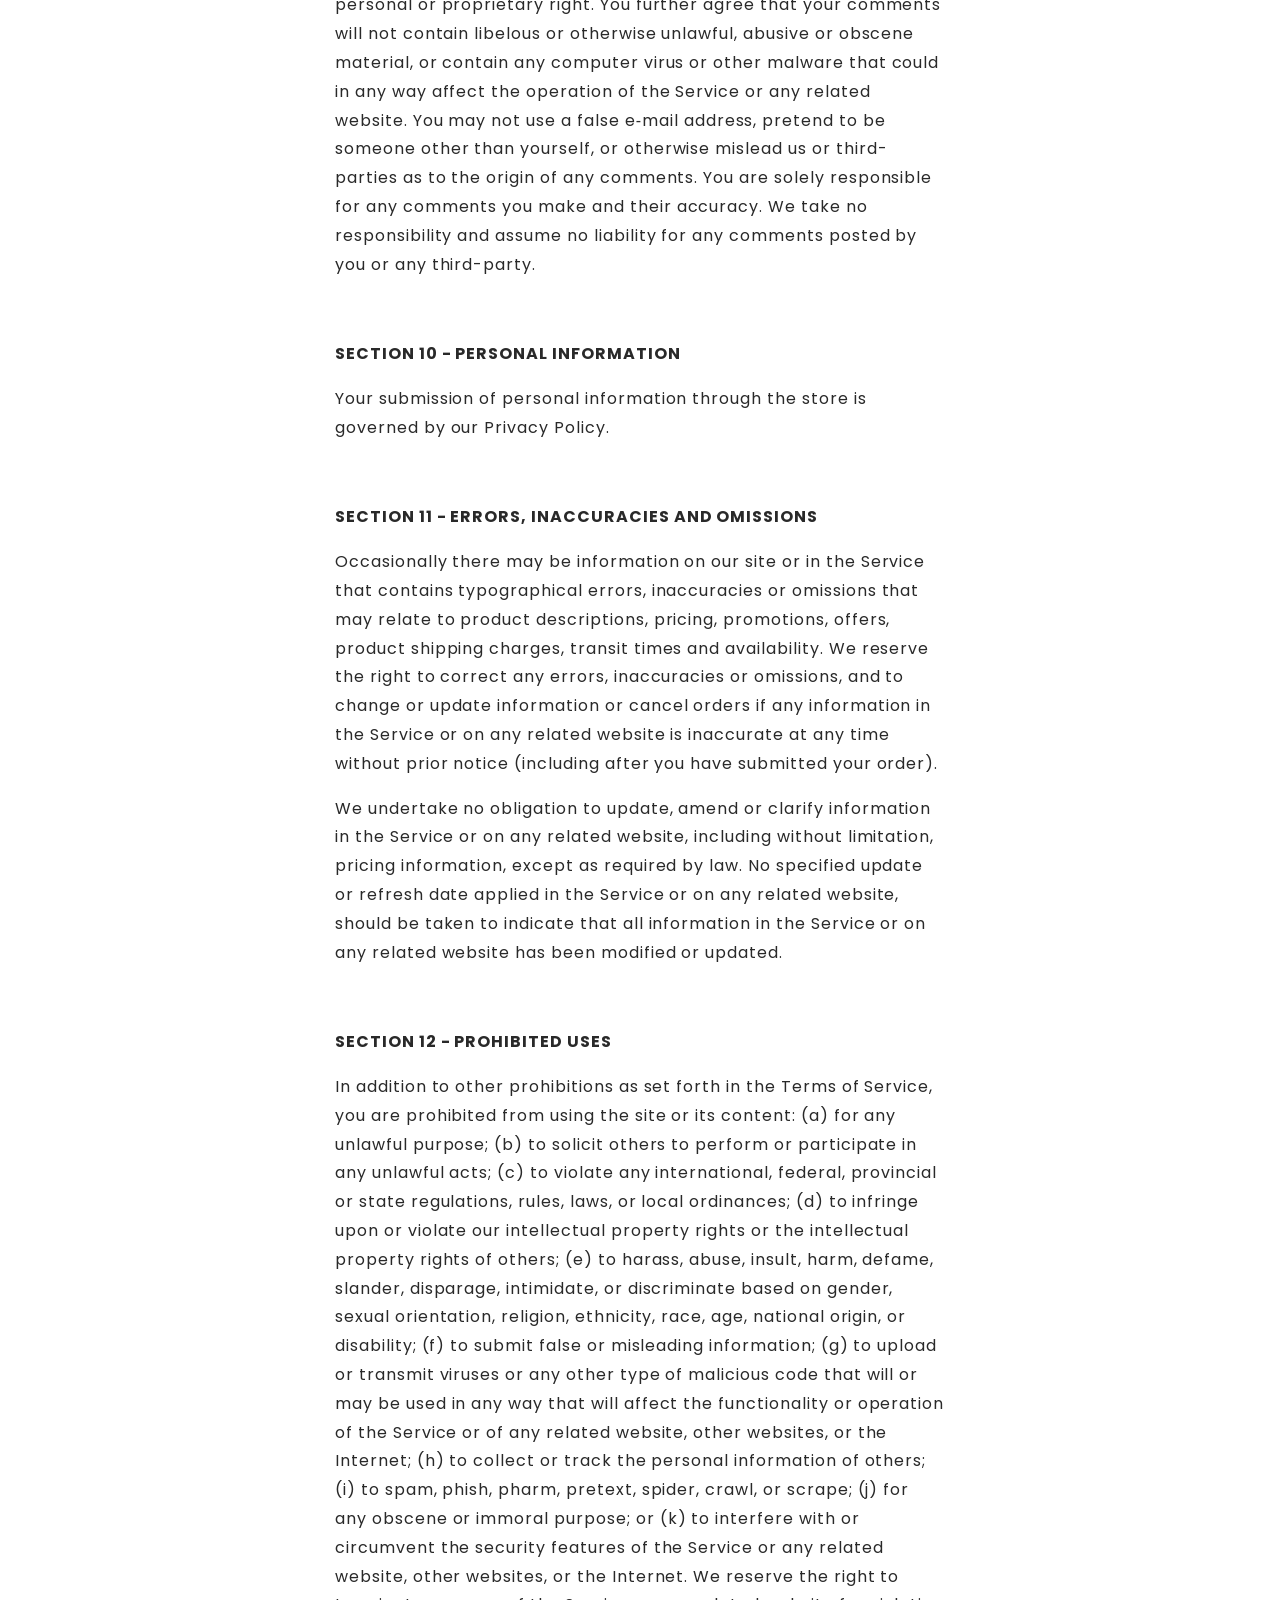
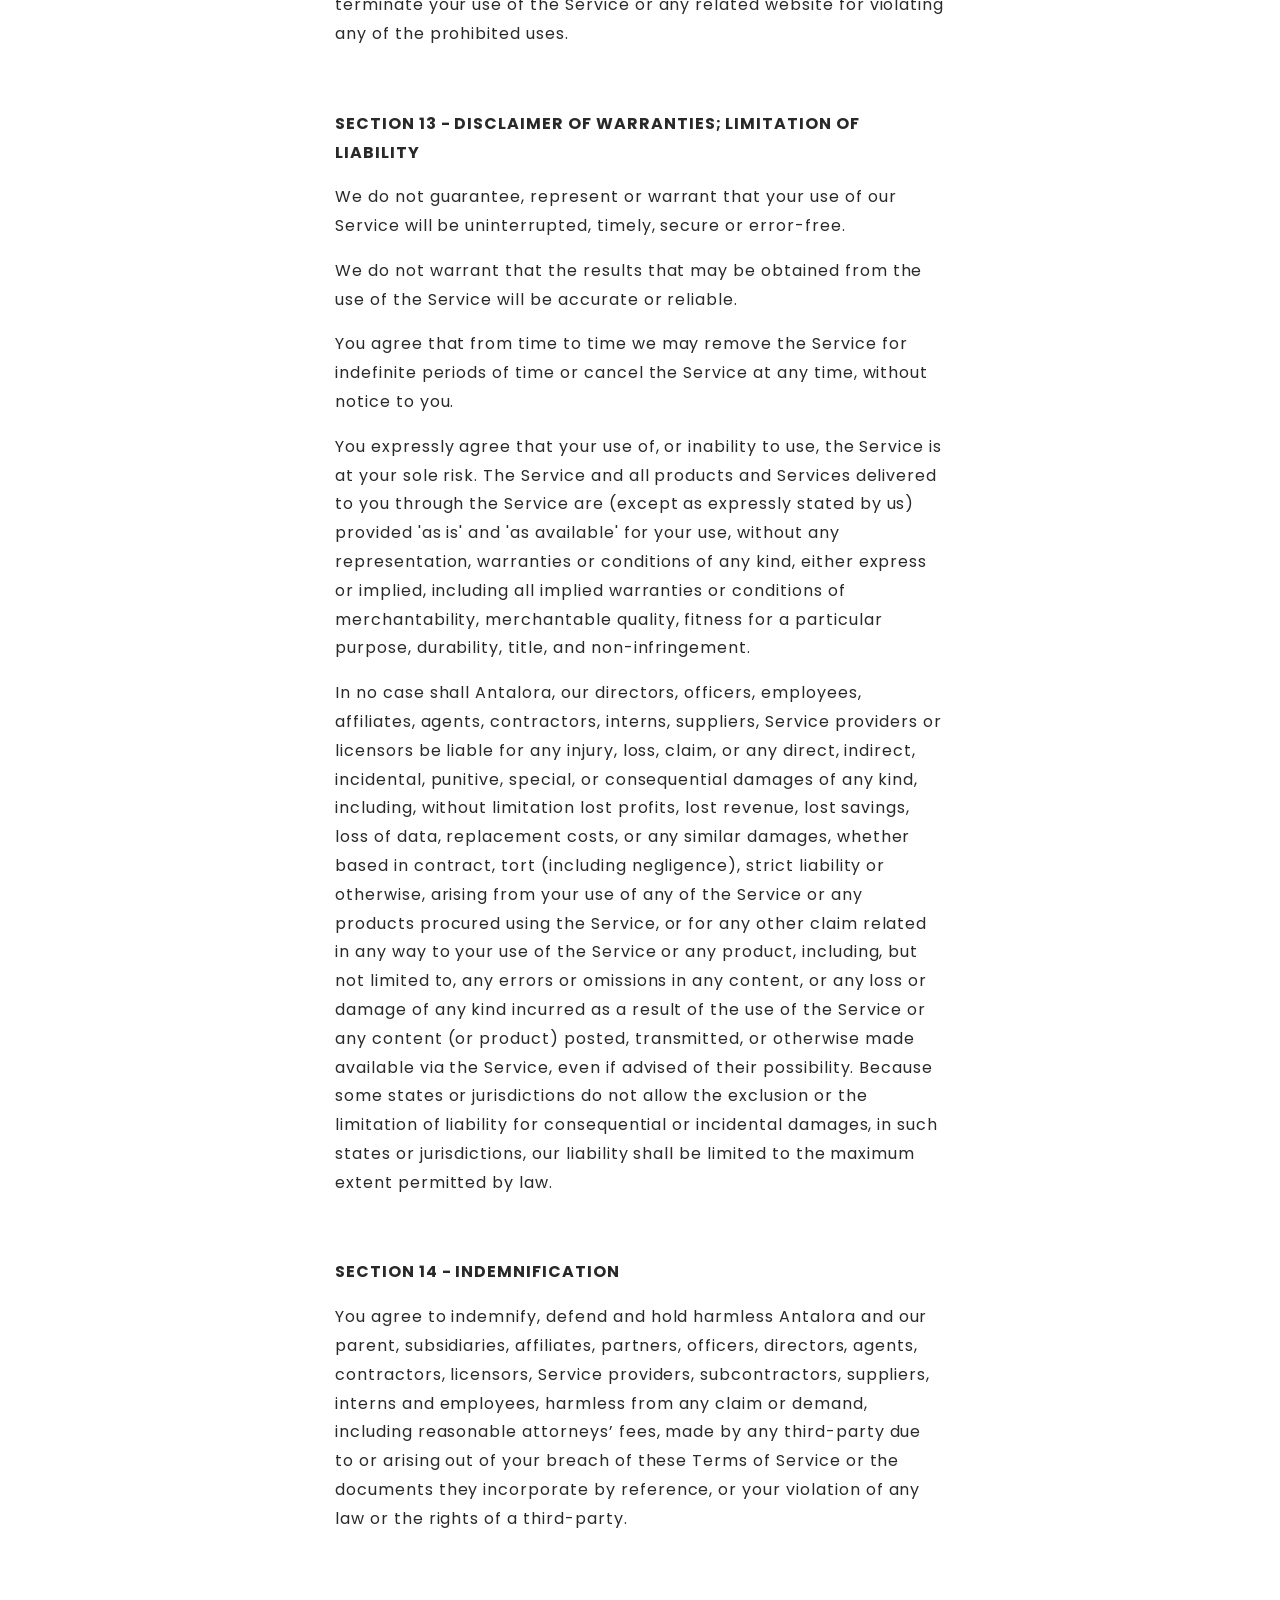
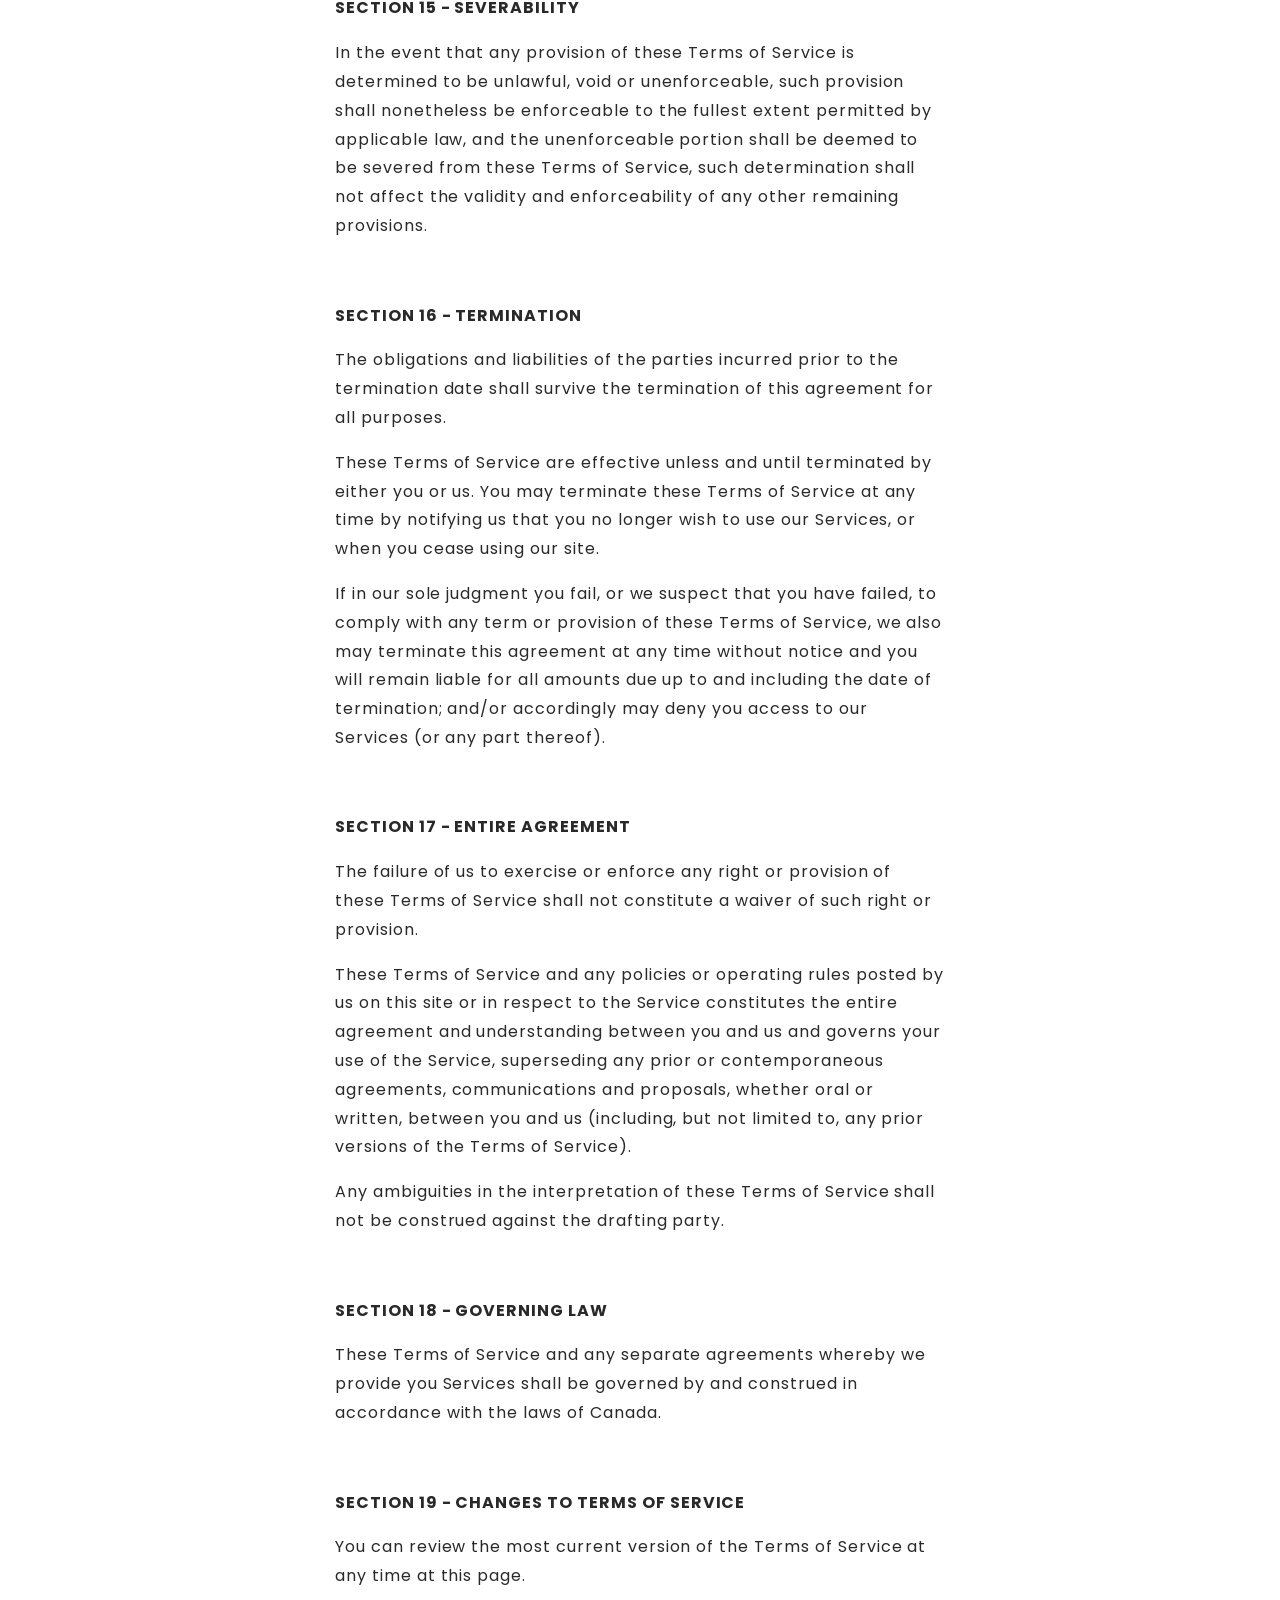
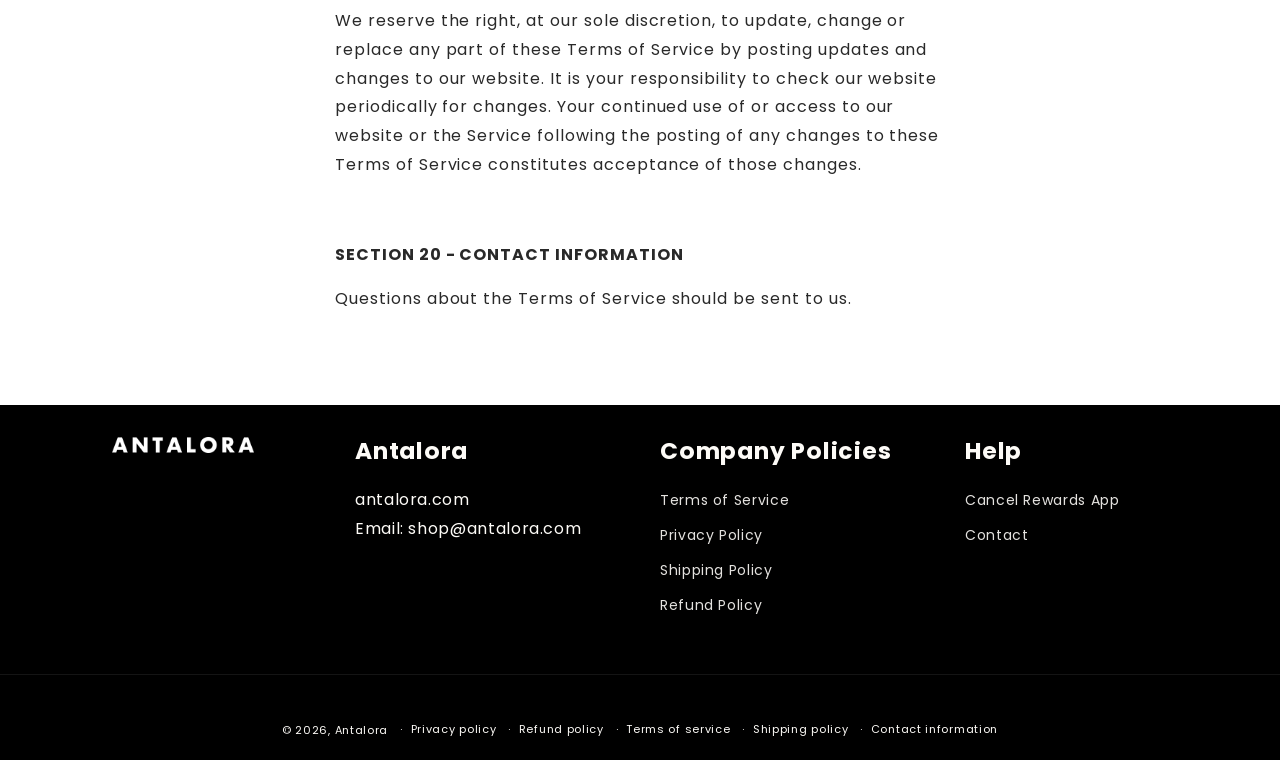
<file: policies/terms-of-service/index.html>
<!DOCTYPE html>
<html class="js" lang="en"><head><meta charset="utf-8"/><meta content="width=device-width, initial-scale=1" name="viewport"/><link data-precedence="default" href="/sx/pol_terms.css" rel="stylesheet"/><title>Terms of service – Antalora</title><meta content="noindex,follow" name="robots"/><meta content="https://antalora.com/policies/terms-of-service" property="og:url"/><meta content="Antalora" property="og:site_name"/><meta content="Antalora terms of service." name="description"/><meta content="Terms of service – Antalora" property="og:title"/><meta content="Antalora terms of service." property="og:description"/><meta content="website" property="og:type"/><meta content="light" name="color-scheme"/><link href="https://antalora.com/policies/terms-of-service" rel="canonical"/><link href="/os/brand/favicon.png" rel="icon" sizes="192x192" type="image/png"/><link href="/os/brand/favicon.png" rel="apple-touch-icon" sizes="192x192"/><style>@media (max-width:999px){html:not([data-rdy]) .lz{display:none!important}}</style></head><body><!--$--><div class="gradient link-btns--glow action-btns--glow" style="--header-height:97px;--screen-height:900px"><a class="skip-to-content-link button visually-hidden" href="/">
      Skip to content
    </a>
<div class="shopify-section shopify-section-group-header-group section-header" id="shopify-section-sections--19456415957045__header">
<svg class="hidden" xmlns="http://www.w3.org/2000/svg">
<symbol fill="none" id="icon-search" viewbox="0 0 18 19">
<path clip-rule="evenodd" d="M11.03 11.68A5.784 5.784 0 112.85 3.5a5.784 5.784 0 018.18 8.18zm.26 1.12a6.78 6.78 0 11.72-.7l5.4 5.4a.5.5 0 11-.71.7l-5.41-5.4z" fill="currentColor" fill-rule="evenodd"></path>
</symbol>
<symbol class="icon icon-close" fill="none" id="icon-reset" stroke="currentColor" viewbox="0 0 18 18">
<circle cx="9" cy="9" r="8.5" stroke-opacity="0.2"></circle>
<path d="M6.82972 6.82915L1.17193 1.17097" stroke-linecap="round" stroke-linejoin="round" transform="translate(5 5)"></path>
<path d="M1.22896 6.88502L6.77288 1.11523" stroke-linecap="round" stroke-linejoin="round" transform="translate(5 5)"></path>
</symbol>
<symbol class="icon icon-close" fill="none" id="icon-close" viewbox="0 0 18 17">
<path d="M.865 15.978a.5.5 0 00.707.707l7.433-7.431 7.579 7.282a.501.501 0 00.846-.37.5.5 0 00-.153-.351L9.712 8.546l7.417-7.416a.5.5 0 10-.707-.708L8.991 7.853 1.413.573a.5.5 0 10-.693.72l7.563 7.268-7.418 7.417z" fill="currentColor">
</path></symbol>
</svg>
<style>.section-header .header-wrapper,.section-header .menu-drawer,.section-header .menu-drawer__submenu,.section-header .header__submenu{--color-foreground:255,255,255;--color-background:0,0,0;--gradient-background:#000000;background:#000000;color:#fff}.section-header .header__menu-item,.section-header .header__icon,.section-header .menu-drawer__menu-item,.section-header .menu-drawer__close-button,.section-header .menu-drawer__title{color:#fff}.section-header .header__heading-logo{filter:brightness(0) invert(1)}.section-header .header__submenu{border-color:rgba(255,255,255,.18);width:max-content;min-width:20rem}.section-header .header__inline-menu .header__menu-item{white-space:nowrap}@media (min-width:1200px){.section-header .header__inline-menu .list-menu--inline{flex-wrap:nowrap}.section-header .header .header__heading-link{max-width:21rem}.section-header .header__inline-menu .header__menu-item--main{padding-left:.5rem;padding-right:.5rem;font-size:1.2rem;letter-spacing:0}.section-header .header__inline-menu details>.header__menu-item--main{padding-right:1.9rem}.section-header .header__inline-menu details>.header__menu-item--main .icon-caret{right:.5rem}}@media (min-width:1366px){.section-header .header__inline-menu .header__menu-item--main{padding-left:.7rem;padding-right:.7rem;font-size:1.3rem;letter-spacing:.02rem}.section-header .header__inline-menu details>.header__menu-item--main{padding-right:2.2rem}.section-header .header__inline-menu details>.header__menu-item--main .icon-caret{right:.6rem}}@media (min-width:1440px){.section-header .header__inline-menu .header__menu-item--main{padding-left:.75rem;padding-right:.75rem;font-size:1.35rem;letter-spacing:.03rem}.section-header .header__inline-menu details>.header__menu-item--main{padding-right:2.3rem}}</style><sticky-header class="header-wrapper color-background-1 gradient header-wrapper--border-bottom" data-sticky-type="on-scroll-up">
<header class="header header--middle-center header--mobile-center page-width header--has-menu"><header-drawer data-breakpoint="tablet" data-desktop-type="dropdown">
<details class="menu-drawer-container" id="Details-menu-drawer-container">
<summary aria-controls="menu-drawer" aria-expanded="false" aria-label="Menu" class="header__icon header__icon--menu header__icon--summary link focus-inset" role="button">
<span>
<svg aria-hidden="true" class="icon icon-hamburger" fill="none" focusable="false" viewbox="0 0 18 16" xmlns="http://www.w3.org/2000/svg">
<path d="M1 .5a.5.5 0 100 1h15.71a.5.5 0 000-1H1zM.5 8a.5.5 0 01.5-.5h15.71a.5.5 0 010 1H1A.5.5 0 01.5 8zm0 7a.5.5 0 01.5-.5h15.71a.5.5 0 010 1H1a.5.5 0 01-.5-.5z" fill="currentColor">
</path></svg>
<svg aria-hidden="true" class="icon icon-close" fill="none" focusable="false" viewbox="0 0 18 17" xmlns="http://www.w3.org/2000/svg">
<path d="M.865 15.978a.5.5 0 00.707.707l7.433-7.431 7.579 7.282a.501.501 0 00.846-.37.5.5 0 00-.153-.351L9.712 8.546l7.417-7.416a.5.5 0 10-.707-.708L8.991 7.853 1.413.573a.5.5 0 10-.693.72l7.563 7.268-7.418 7.417z" fill="currentColor">
</path></svg>
</span>
</summary>
<div class="gradient menu-drawer motion-reduce color-background-1" id="menu-drawer" tabindex="-1">
<div class="menu-drawer__inner-container">
<div class="menu-drawer__mobile-content menu-drawer__title-and-close-btn">
<h3 class="menu-drawer__title">Menu</h3>
<button class="menu-drawer__close-btn menu-drawer__close-menu-btn header__icon header__icon--menu header__icon--summary link focus-inset">
<svg aria-hidden="true" class="icon icon-close" fill="none" focusable="false" viewbox="0 0 18 17" xmlns="http://www.w3.org/2000/svg">
<path d="M.865 15.978a.5.5 0 00.707.707l7.433-7.431 7.579 7.282a.501.501 0 00.846-.37.5.5 0 00-.153-.351L9.712 8.546l7.417-7.416a.5.5 0 10-.707-.708L8.991 7.853 1.413.573a.5.5 0 10-.693.72l7.563 7.268-7.418 7.417z" fill="currentColor">
</path></svg>
</button>
</div>
<div class="menu-drawer__navigation-container">
<nav class="menu-drawer__navigation">
<ul class="menu-drawer__menu has-submenu list-menu" role="list"><li class="lz"><details id="Details-menu-drawer-menu-item-3"><summary class="menu-drawer__menu-item list-menu__item link link--text focus-inset">Rewards App<svg aria-hidden="true" class="icon icon-arrow" fill="none" focusable="false" viewbox="0 0 14 10" xmlns="http://www.w3.org/2000/svg"><path clip-rule="evenodd" d="M8.537.808a.5.5 0 01.817-.162l4 4a.5.5 0 010 .708l-4 4a.5.5 0 11-.708-.708L11.793 5.5H1a.5.5 0 010-1h10.793L8.646 1.354a.5.5 0 01-.109-.546z" fill="currentColor" fill-rule="evenodd"></path></svg><svg aria-hidden="true" class="icon icon-caret" focusable="false" viewbox="0 0 10 6"><path clip-rule="evenodd" d="M9.354.646a.5.5 0 00-.708 0L5 4.293 1.354.646a.5.5 0 00-.708.708l4 4a.5.5 0 00.708 0l4-4a.5.5 0 000-.708z" fill="currentColor" fill-rule="evenodd"></path></svg></summary><div class="menu-drawer__submenu has-submenu gradient motion-reduce" id="link-rewards-app" tabindex="-1"><div class="menu-drawer__inner-submenu"><button aria-expanded="true" class="menu-drawer__close-button link link--text focus-inset"><svg aria-hidden="true" class="icon icon-arrow" fill="none" focusable="false" viewbox="0 0 14 10" xmlns="http://www.w3.org/2000/svg"><path clip-rule="evenodd" d="M8.537.808a.5.5 0 01.817-.162l4 4a.5.5 0 010 .708l-4 4a.5.5 0 11-.708-.708L11.793 5.5H1a.5.5 0 010-1h10.793L8.646 1.354a.5.5 0 01-.109-.546z" fill="currentColor" fill-rule="evenodd"></path></svg>Rewards App</button><ul class="menu-drawer__menu list-menu" role="list" tabindex="-1"><li><a class="menu-drawer__menu-item link link--text list-menu__item focus-inset" href="mailto:shop@antalora.com?subject=Cancel%20Rewards%20App">Cancel Rewards App</a></li></ul></div></div></details></li><li><a class="menu-drawer__menu-item list-menu__item link link--text focus-inset" href="/">Contact</a></li></ul>
</nav>
<div class="menu-drawer__utility-links"><ul class="list list-social list-unstyled" role="list"></ul>
</div>
</div>
</div>
</div>
</details>
</header-drawer>
<nav class="header__inline-menu">
<ul class="list-menu list-menu--inline" role="list"><li class="lz"><header-menu><details id="Details-HeaderMenu-3"><summary class="header__menu-item header__menu-item--main list-menu__item link focus-inset"><span>Rewards App</span><svg aria-hidden="true" class="icon icon-caret" focusable="false" viewbox="0 0 10 6"><path clip-rule="evenodd" d="M9.354.646a.5.5 0 00-.708 0L5 4.293 1.354.646a.5.5 0 00-.708.708l4 4a.5.5 0 00.708 0l4-4a.5.5 0 000-.708z" fill="currentColor" fill-rule="evenodd"></path></svg></summary><ul class="header__submenu list-menu list-menu--disclosure gradient caption-large motion-reduce global-settings-popup" id="HeaderMenu-MenuList-3" role="list" tabindex="-1"><li><a class="header__menu-item list-menu__item link link--text focus-inset caption-large" href="mailto:shop@antalora.com?subject=Cancel%20Rewards%20App">Cancel Rewards App</a></li></ul></details></header-menu></li><li><a class="header__menu-item header__menu-item--main list-menu__item link link--text focus-inset" href="/"><span>Contact</span></a></li></ul>
</nav>
<a class="header__heading-link link link--text focus-inset media media--transparent ratio" href="/" style="--ratio-percent: 11.17%"><img alt="Antalora" class="header__heading-logo header__heading-logo--main" height="31" src="/os/brand/antalora-wordmark.png" width="200"/>
</a><div class="header__icons">

</div>
</header>
</sticky-header>
</div>
<main class="content-for-layout focus-none" id="MainContent" role="main" tabindex="-1">
<div class="shopify-policy__container">
<div class="shopify-policy__title">
<h1>Terms of service</h1>
</div>
<div class="shopify-policy__body">
<div class="rte">
<p><b>OVERVIEW</b></p>
<p><span style="font-weight:400;">This website is operated by Antalora. Throughout the site, the terms “we”, “us” and “our” refer to<span> Antalora</span>.<span> Antalora</span><span> </span>offers this website, including all information, tools and Services available from this site to you, the user, conditioned upon your acceptance of all terms, conditions, policies and notices stated here.</span></p>
<p><br/></p>
<p><span style="font-weight:400;">By visiting our site and/ or purchasing something from us, you engage in our “Service” and agree to be bound by the following terms and conditions (“Terms of Service”, “Terms”), including those additional terms and conditions and policies referenced herein and/or available by hyperlink. These Terms of Service apply to all users of the site, including without limitation users who are browsers, vendors, customers, merchants, and/ or contributors of content.</span></p>
<p><br/></p>
<p><span style="font-weight:400;">Please read these Terms of Service carefully before accessing or using our website. By accessing or using any part of the site, you agree to be bound by these Terms of Service. If you do not agree to all the terms and conditions of this agreement, then you may not access the website or use any Services. If these Terms of Service are considered an offer, acceptance is expressly limited to these Terms of Service.</span></p>
<p><br/></p>
<p><span style="font-weight:400;">Any new features or tools which are added to the current store shall also be subject to the Terms of Service. You can review the most current version of the Terms of Service at any time on this page. We reserve the right to update, change or replace any part of these Terms of Service by posting updates and/or changes to our website. It is your responsibility to check this page periodically for changes. Your continued use of or access to the website following the posting of any changes constitutes acceptance of those changes.</span></p>
<p><br/></p>
<p><span style="font-weight:400;">Our store is hosted on Whop. They provide us with the online e-commerce platform that allows us to sell our products and Services to you.</span></p>
<p><br/></p>
<p><b>SECTION 1 - ONLINE STORE TERMS</b></p>
<p><span style="font-weight:400;">By agreeing to these Terms of Service, you represent that you are at least the age of majority in your state or province of residence, or that you are the age of majority in your state or province of residence and you have given us your consent to allow any of your minor dependents to use this site.</span></p>
<p><span style="font-weight:400;">You may not use our products for any illegal or unauthorized purpose nor may you, in the use of the Service, violate any laws in your jurisdiction (including but not limited to copyright laws).</span></p>
<p><span style="font-weight:400;">You must not transmit any worms or viruses or any code of a destructive nature.</span></p>
<p><span style="font-weight:400;">A breach or violation of any of the Terms will result in an immediate termination of your Services.</span></p>
<p><br/></p>
<p><b>SECTION 2 - GENERAL CONDITIONS</b></p>
<p><span style="font-weight:400;">We reserve the right to refuse Service to anyone for any reason at any time.</span></p>
<p><span style="font-weight:400;">You understand that your content (not including credit card information), may be transferred unencrypted and involve (a) transmissions over various networks; and (b) changes to conform and adapt to technical requirements of connecting networks or devices. Credit card information is always encrypted during transfer over networks.</span></p>
<p><span style="font-weight:400;">You agree not to reproduce, duplicate, copy, sell, resell or exploit any portion of the Service, use of the Service, or access to the Service or any contact on the website through which the Service is provided, without express written permission by us.</span></p>
<p><span style="font-weight:400;">The headings used in this agreement are included for convenience only and will not limit or otherwise affect these Terms.</span></p>
<p><br/></p>
<p><b>SECTION 3 - ACCURACY, COMPLETENESS AND TIMELINESS OF INFORMATION</b></p>
<p><span style="font-weight:400;">We are not responsible if information made available on this site is not accurate, complete or current. The material on this site is provided for general information only and should not be relied upon or used as the sole basis for making decisions without consulting primary, more accurate, more complete or more timely sources of information. Any reliance on the material on this site is at your own risk.</span></p>
<p><span style="font-weight:400;">This site may contain certain historical information. Historical information, necessarily, is not current and is provided for your reference only. We reserve the right to modify the contents of this site at any time, but we have no obligation to update any information on our site. You agree that it is your responsibility to monitor changes to our site.</span></p>
<p><br/></p>
<p><b>SECTION 4 - MODIFICATIONS TO THE SERVICE AND PRICES</b></p>
<p><span style="font-weight:400;">Prices for our products are subject to change without notice.</span></p>
<p><span style="font-weight:400;">We reserve the right at any time to modify or discontinue the Service (or any part or content thereof) without notice at any time.</span></p>
<p><span style="font-weight:400;">We shall not be liable to you or to any third-party for any modification, price change, suspension or discontinuance of the Service.</span></p>
<p><br/></p>
<p><b>SECTION 5 - PRODUCTS OR SERVICES (if applicable)</b></p>
<p><span style="font-weight:400;">Certain products or Services may be available exclusively online through the website. These products or Services may have limited quantities and are subject to return or exchange only according to our Refund Policy.</span></p>
<p><span style="font-weight:400;">We have made every effort to display as accurately as possible the colors and images of our products that appear at the store. We cannot guarantee that your computer monitor's display of any color will be accurate.</span></p>
<p><span style="font-weight:400;">We reserve the right, but are not obligated, to limit the sales of our products or Services to any person, geographic region or jurisdiction. We may exercise this right on a case-by-case basis. We reserve the right to limit the quantities of any products or Services that we offer. All descriptions of products or product pricing are subject to change at anytime without notice, at the sole discretion of us. We reserve the right to discontinue any product at any time. Any offer for any product or Service made on this site is void where prohibited.</span></p>
<p><span style="font-weight:400;">We do not warrant that the quality of any products, Services, information, or other material purchased or obtained by you will meet your expectations, or that any errors in the Service will be corrected.</span></p>
<p><br/></p>
<p><b>SECTION 6 - ACCURACY OF BILLING AND ACCOUNT INFORMATION</b></p>
<p><span style="font-weight:400;">We reserve the right to refuse any order you place with us. We may, in our sole discretion, limit or cancel quantities purchased per person, per household or per order. These restrictions may include orders placed by or under the same customer account, the same credit card, and/or orders that use the same billing and/or shipping address. In the event that we make a change to or cancel an order, we may attempt to notify you by contacting the e‑mail and/or billing address/phone number provided at the time the order was made. We reserve the right to limit or prohibit orders that, in our sole judgment, appear to be placed by dealers, resellers or distributors.</span></p>
<p><br/></p>
<p><span style="font-weight:400;">You agree to provide current, complete and accurate purchase and account information for all purchases made at our store. You agree to promptly update your account and other information, including your email address and credit card numbers and expiration dates, so that we can complete your transactions and contact you as needed.</span></p>
<p><br/></p>
<p><span style="font-weight:400;">For more details, please review our Refund Policy.</span></p>
<p><br/></p>
<p><b>SECTION 7 - OPTIONAL TOOLS</b></p>
<p><span style="font-weight:400;">We may provide you with access to third-party tools over which we neither monitor nor have any control nor input.</span></p>
<p><span style="font-weight:400;">You acknowledge and agree that we provide access to such tools ”as is” and “as available” without any warranties, representations or conditions of any kind and without any endorsement. We shall have no liability whatsoever arising from or relating to your use of optional third-party tools.</span></p>
<p><span style="font-weight:400;">Any use by you of the optional tools offered through the site is entirely at your own risk and discretion and you should ensure that you are familiar with and approve of the terms on which tools are provided by the relevant third-party provider(s).</span></p>
<p><span style="font-weight:400;">We may also, in the future, offer new Services and/or features through the website (including the release of new tools and resources). Such new features and/or Services shall also be subject to these Terms of Service.</span></p>
<p><br/></p>
<p><b>SECTION 8 - THIRD-PARTY LINKS</b></p>
<p><span style="font-weight:400;">Certain content, products and Services available via our Service may include materials from third-parties.</span></p>
<p><span style="font-weight:400;">Third-party links on this site may direct you to third-party websites that are not affiliated with us. We are not responsible for examining or evaluating the content or accuracy and we do not warrant and will not have any liability or responsibility for any third-party materials or websites, or for any other materials, products, or Services of third-parties.</span></p>
<p><span style="font-weight:400;">We are not liable for any harm or damages related to the purchase or use of goods, Services, resources, content, or any other transactions made in connection with any third-party websites. Please review carefully the third-party's policies and practices and make sure you understand them before you engage in any transaction. Complaints, claims, concerns, or questions regarding third-party products should be directed to the third-party.</span></p>
<p><br/></p>
<p><b>SECTION 9 - USER COMMENTS, FEEDBACK AND OTHER SUBMISSIONS</b></p>
<p><span style="font-weight:400;">If, at our request, you send certain specific submissions (for example contest entries) or without a request from us, you send creative ideas, suggestions, proposals, plans, or other materials, whether online, by email, by postal mail, or otherwise (collectively, 'comments'), you agree that we may, at any time, without restriction, edit, copy, publish, distribute, translate and otherwise use in any medium any comments that you forward to us. We are and shall be under no obligation (1) to maintain any comments in confidence; (2) to pay compensation for any comments; or (3) to respond to any comments.</span></p>
<p><span style="font-weight:400;">We may, but have no obligation to, monitor, edit or remove content that we determine in our sole discretion to be unlawful, offensive, threatening, libelous, defamatory, pornographic, obscene or otherwise objectionable or violates any party’s intellectual property or these Terms of Service.</span></p>
<p><span style="font-weight:400;">You agree that your comments will not violate any right of any third-party, including copyright, trademark, privacy, personality or other personal or proprietary right. You further agree that your comments will not contain libelous or otherwise unlawful, abusive or obscene material, or contain any computer virus or other malware that could in any way affect the operation of the Service or any related website. You may not use a false e‑mail address, pretend to be someone other than yourself, or otherwise mislead us or third-parties as to the origin of any comments. You are solely responsible for any comments you make and their accuracy. We take no responsibility and assume no liability for any comments posted by you or any third-party.</span></p>
<p><br/></p>
<p><b>SECTION 10 - PERSONAL INFORMATION</b></p>
<p><span style="font-weight:400;">Your submission of personal information through the store is governed by our Privacy Policy.</span></p>
<p><br/></p>
<p><b>SECTION 11 - ERRORS, INACCURACIES AND OMISSIONS</b></p>
<p><span style="font-weight:400;">Occasionally there may be information on our site or in the Service that contains typographical errors, inaccuracies or omissions that may relate to product descriptions, pricing, promotions, offers, product shipping charges, transit times and availability. We reserve the right to correct any errors, inaccuracies or omissions, and to change or update information or cancel orders if any information in the Service or on any related website is inaccurate at any time without prior notice (including after you have submitted your order).</span></p>
<p><span style="font-weight:400;">We undertake no obligation to update, amend or clarify information in the Service or on any related website, including without limitation, pricing information, except as required by law. No specified update or refresh date applied in the Service or on any related website, should be taken to indicate that all information in the Service or on any related website has been modified or updated.</span></p>
<p><br/></p>
<p><b>SECTION 12 - PROHIBITED USES</b></p>
<p><span style="font-weight:400;">In addition to other prohibitions as set forth in the Terms of Service, you are prohibited from using the site or its content: (a) for any unlawful purpose; (b) to solicit others to perform or participate in any unlawful acts; (c) to violate any international, federal, provincial or state regulations, rules, laws, or local ordinances; (d) to infringe upon or violate our intellectual property rights or the intellectual property rights of others; (e) to harass, abuse, insult, harm, defame, slander, disparage, intimidate, or discriminate based on gender, sexual orientation, religion, ethnicity, race, age, national origin, or disability; (f) to submit false or misleading information; (g) to upload or transmit viruses or any other type of malicious code that will or may be used in any way that will affect the functionality or operation of the Service or of any related website, other websites, or the Internet; (h) to collect or track the personal information of others; (i) to spam, phish, pharm, pretext, spider, crawl, or scrape; (j) for any obscene or immoral purpose; or (k) to interfere with or circumvent the security features of the Service or any related website, other websites, or the Internet. We reserve the right to terminate your use of the Service or any related website for violating any of the prohibited uses.</span></p>
<p><br/></p>
<p><b>SECTION 13 - DISCLAIMER OF WARRANTIES; LIMITATION OF LIABILITY</b></p>
<p><span style="font-weight:400;">We do not guarantee, represent or warrant that your use of our Service will be uninterrupted, timely, secure or error-free.</span></p>
<p><span style="font-weight:400;">We do not warrant that the results that may be obtained from the use of the Service will be accurate or reliable.</span></p>
<p><span style="font-weight:400;">You agree that from time to time we may remove the Service for indefinite periods of time or cancel the Service at any time, without notice to you.</span></p>
<p><span style="font-weight:400;">You expressly agree that your use of, or inability to use, the Service is at your sole risk. The Service and all products and Services delivered to you through the Service are (except as expressly stated by us) provided 'as is' and 'as available' for your use, without any representation, warranties or conditions of any kind, either express or implied, including all implied warranties or conditions of merchantability, merchantable quality, fitness for a particular purpose, durability, title, and non-infringement.</span></p>
<p><span style="font-weight:400;">In no case shall<span> Antalora</span>, our directors, officers, employees, affiliates, agents, contractors, interns, suppliers, Service providers or licensors be liable for any injury, loss, claim, or any direct, indirect, incidental, punitive, special, or consequential damages of any kind, including, without limitation lost profits, lost revenue, lost savings, loss of data, replacement costs, or any similar damages, whether based in contract, tort (including negligence), strict liability or otherwise, arising from your use of any of the Service or any products procured using the Service, or for any other claim related in any way to your use of the Service or any product, including, but not limited to, any errors or omissions in any content, or any loss or damage of any kind incurred as a result of the use of the Service or any content (or product) posted, transmitted, or otherwise made available via the Service, even if advised of their possibility. Because some states or jurisdictions do not allow the exclusion or the limitation of liability for consequential or incidental damages, in such states or jurisdictions, our liability shall be limited to the maximum extent permitted by law.</span></p>
<p><br/></p>
<p><b>SECTION 14 - INDEMNIFICATION</b></p>
<p><span style="font-weight:400;">You agree to indemnify, defend and hold harmless<span> Antalora</span><span> </span>and our parent, subsidiaries, affiliates, partners, officers, directors, agents, contractors, licensors, Service providers, subcontractors, suppliers, interns and employees, harmless from any claim or demand, including reasonable attorneys’ fees, made by any third-party due to or arising out of your breach of these Terms of Service or the documents they incorporate by reference, or your violation of any law or the rights of a third-party.</span></p>
<p><br/></p>
<p><b>SECTION 15 - SEVERABILITY</b></p>
<p><span style="font-weight:400;">In the event that any provision of these Terms of Service is determined to be unlawful, void or unenforceable, such provision shall nonetheless be enforceable to the fullest extent permitted by applicable law, and the unenforceable portion shall be deemed to be severed from these Terms of Service, such determination shall not affect the validity and enforceability of any other remaining provisions.</span></p>
<p><br/></p>
<p><b>SECTION 16 - TERMINATION</b></p>
<p><span style="font-weight:400;">The obligations and liabilities of the parties incurred prior to the termination date shall survive the termination of this agreement for all purposes.</span></p>
<p><span style="font-weight:400;">These Terms of Service are effective unless and until terminated by either you or us. You may terminate these Terms of Service at any time by notifying us that you no longer wish to use our Services, or when you cease using our site.</span></p>
<p><span style="font-weight:400;">If in our sole judgment you fail, or we suspect that you have failed, to comply with any term or provision of these Terms of Service, we also may terminate this agreement at any time without notice and you will remain liable for all amounts due up to and including the date of termination; and/or accordingly may deny you access to our Services (or any part thereof).</span></p>
<p><br/></p>
<p><b>SECTION 17 - ENTIRE AGREEMENT</b></p>
<p><span style="font-weight:400;">The failure of us to exercise or enforce any right or provision of these Terms of Service shall not constitute a waiver of such right or provision.</span></p>
<p><span style="font-weight:400;">These Terms of Service and any policies or operating rules posted by us on this site or in respect to the Service constitutes the entire agreement and understanding between you and us and governs your use of the Service, superseding any prior or contemporaneous agreements, communications and proposals, whether oral or written, between you and us (including, but not limited to, any prior versions of the Terms of Service).</span></p>
<p><span style="font-weight:400;">Any ambiguities in the interpretation of these Terms of Service shall not be construed against the drafting party.</span></p>
<p><br/></p>
<p><b>SECTION 18 - GOVERNING LAW</b></p>
<p><span style="font-weight:400;">These Terms of Service and any separate agreements whereby we provide you Services shall be governed by and construed in accordance with the laws of Canada.</span></p>
<p><br/></p>
<p><b>SECTION 19 - CHANGES TO TERMS OF SERVICE</b></p>
<p><span style="font-weight:400;">You can review the most current version of the Terms of Service at any time at this page.</span></p>
<p><span style="font-weight:400;">We reserve the right, at our sole discretion, to update, change or replace any part of these Terms of Service by posting updates and changes to our website. It is your responsibility to check our website periodically for changes. Your continued use of or access to our website or the Service following the posting of any changes to these Terms of Service constitutes acceptance of those changes.</span></p>
<p><br/></p>
<p><b>SECTION 20 - CONTACT INFORMATION</b></p>
<p><span style="font-weight:400;">Questions about the Terms of Service should be sent to us.</span></p>
<p><span style="font-weight:400;"> </span></p>
<h3 data-os-business-heading="" hidden=""><span style="font-weight:400;"><strong>Business Info</strong></span></h3>
<div data-os-business=""></div>
</div>
</div>
</div>
</main>
<div class="shopify-section shopify-section-group-footer-group" id="shopify-section-sections--19456415924277__footer">
<footer class="footer antalora-store-footer">
<style>
.antalora-store-footer {
  --color-foreground: 253, 251, 247;
  --color-background: 0, 0, 0;
  --grid-desktop-horizontal-spacing: 40px;
  --grid-mobile-horizontal-spacing: 20px;
  --font-heading-scale: 1.3;
  margin: 0;
  padding: 0 0 20px;
  background: #000000;
  color: #fdfbf7;
  font-family: Poppins, sans-serif;
  font-size: 16px;
  font-style: normal;
  font-weight: 400;
  line-height: 1.8;
  letter-spacing: .04em;
}
.antalora-store-footer .store-footer-main { padding-top: 32px; border-bottom: 1px solid rgba(253,251,247,.08); }
.antalora-store-footer .page-width { max-width: 1400px; margin: 0 auto; padding-left: 50px; padding-right: 50px; }
.antalora-store-footer .footer-block__heading { color: #fdfbf7; font-family: Poppins, sans-serif; font-weight: 700; }
.antalora-store-footer .rte a,
.antalora-store-footer .rte a:visited,
.antalora-store-footer .rte a:hover { color: #fdfbf7; }
.antalora-store-footer .footer-block__image-wrapper { max-width: min(100%, 142px); border: 0; border-radius: 0; }
.antalora-store-footer .footer-block__image-wrapper img { width: 100%; height: auto; border-radius: 0; filter: brightness(0) invert(1); }
.antalora-store-footer .footer__content-bottom { border-top: 0; }
@media screen and (max-width: 749px) {
  .antalora-store-footer { padding-bottom: 15px; font-size: 15px; }
  .antalora-store-footer .store-footer-main { padding-top: 24px; }
  .antalora-store-footer .page-width { padding-left: 15px; padding-right: 15px; }
}
</style>
<div class="store-footer-main">
<div class="footer__content-top page-width"><div class="footer__blocks-wrapper grid">
<div class="footer-block grid__item footer-block--desktop-3 footer-block--mobile-2">
<div class="footer-block__details-content footer-block-image center"><div class="footer-block__image-wrapper global-media-settings">
<img alt="Antalora" height="176" loading="lazy" src="/os/brand/antalora-wordmark.png" width="1576"/>
</div></div>
</div>
<div class="footer-block grid__item footer-block--desktop-3 footer-block--mobile-2">
<h2 class="footer-block__heading">Antalora</h2>
<div class="footer-block__details-content rte"><p><a href="https://antalora.com">antalora.com</a><br/>Email: shop@antalora.com</p></div>
</div>
<div class="footer-block grid__item footer-block--menu footer-block--desktop-3 footer-block--mobile-2">
<h2 class="footer-block__heading">Company Policies</h2>
<ul class="footer-block__details-content list-unstyled">
<li><a class="link link--text list-menu__item list-menu__item--link" href="/policies/terms-of-service">Terms of Service</a></li>
<li><a class="link link--text list-menu__item list-menu__item--link" href="/policies/privacy-policy">Privacy Policy</a></li>
<li><a class="link link--text list-menu__item list-menu__item--link" href="/policies/shipping-policy">Shipping Policy</a></li>
<li><a class="link link--text list-menu__item list-menu__item--link" href="/policies/refund-policy">Refund Policy</a></li>

</ul>
</div>
<div class="footer-block grid__item footer-block--menu footer-block--desktop-3 footer-block--mobile-2">
<h2 class="footer-block__heading">Help</h2>
<ul class="footer-block__details-content list-unstyled">
<li class="lz"><a class="link link--text list-menu__item list-menu__item--link" href="mailto:shop@antalora.com?subject=Cancel%20Rewards%20App">Cancel Rewards App</a></li>

<li><a class="link link--text list-menu__item list-menu__item--link" href="/">Contact</a></li>

</ul>
</div>
</div></div>
</div>
<div class="footer__content-bottom">
<div class="footer__content-bottom-wrapper page-width"><div class="footer__column footer__localization isolate"></div><div class="footer__column footer__column--info"></div></div>
<div class="footer__content-bottom-wrapper page-width"><div class="footer__copyright caption">
<small class="copyright__content">© 2026, <a href="/">Antalora</a></small>
<ul class="policies list-unstyled">
<li><small class="copyright__content"><a href="/policies/privacy-policy">Privacy policy</a></small></li>
<li><small class="copyright__content"><a href="/policies/refund-policy">Refund policy</a></small></li>
<li><small class="copyright__content"><a href="/policies/terms-of-service">Terms of service</a></small></li>
<li><small class="copyright__content"><a href="/policies/shipping-policy">Shipping policy</a></small></li>
<li><small class="copyright__content"><a href="/policies/contact-information">Contact information</a></small></li>
</ul>
</div></div>
</div>
</footer>
</div>
<ul hidden="">
<li id="a11y-refresh-page-message">Choosing a selection results in a full page refresh.</li>
<li id="a11y-new-window-message">Opens in a new window.</li>
</ul>
<div class="shopify-block shopify-app-block" id="shopify-block-Aa3VDWldqR2hLcjJYa__17931597366502870179">
</div><div class="shopify-block shopify-app-block" id="shopify-block-AbmR4ZVhWZXJvS2NJQ__2786716548061469553">
</div><div class="shopify-block shopify-app-block" id="shopify-block-ANGtrVkhGc2dNU1FHT__1143683040400472741">
</div>
<style>main .rte a,main .rte span{overflow-wrap:anywhere}@media (min-width:750px) and (max-width:989px){.card__heading,.card__heading a{font-size:1.25rem;letter-spacing:0;word-break:normal;overflow-wrap:normal}.icon-with-text .h4{font-size:1.15rem;letter-spacing:0;word-break:normal;overflow-wrap:normal}}@media (min-width:990px) and (max-width:1199px){.header__inline-menu .header__menu-item{padding-left:.7rem;padding-right:.7rem;font-size:1.25rem;letter-spacing:.02em;white-space:nowrap}}</style></div><!--/$--></body></html>
</file>
